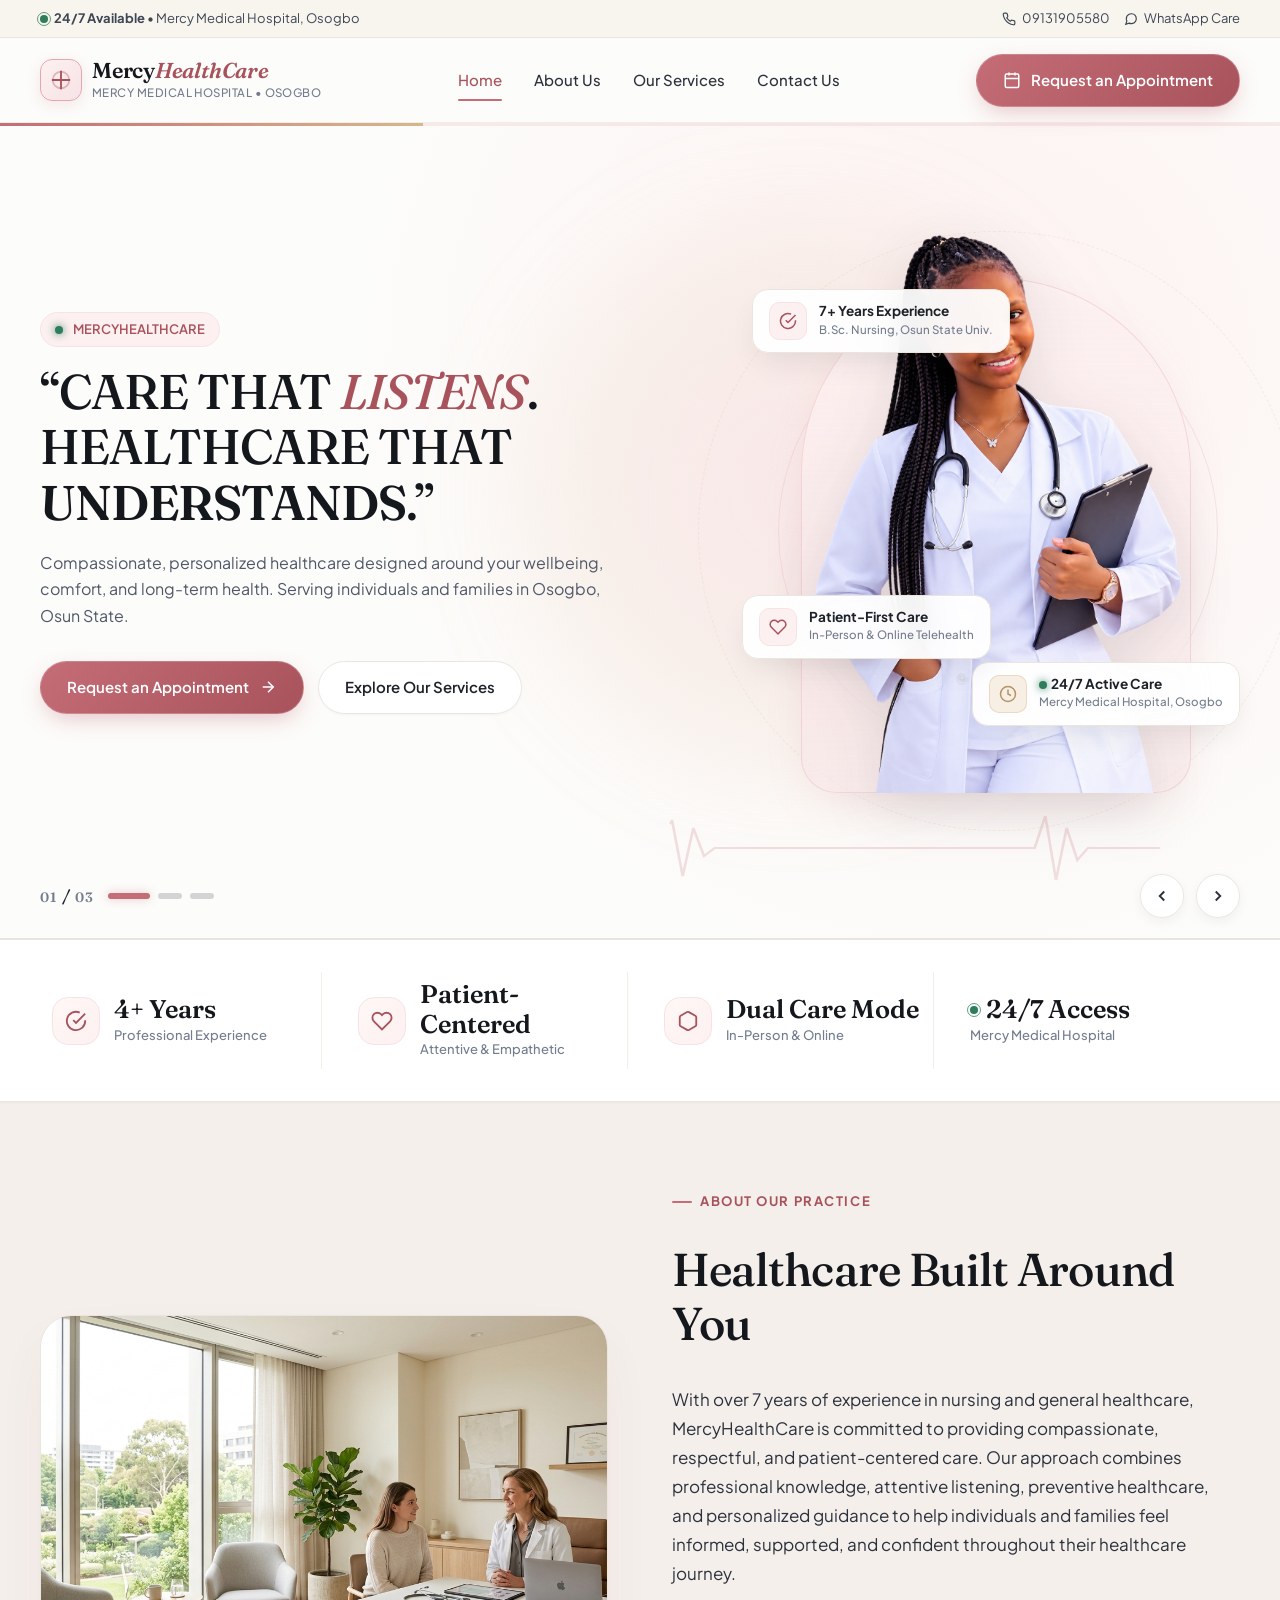
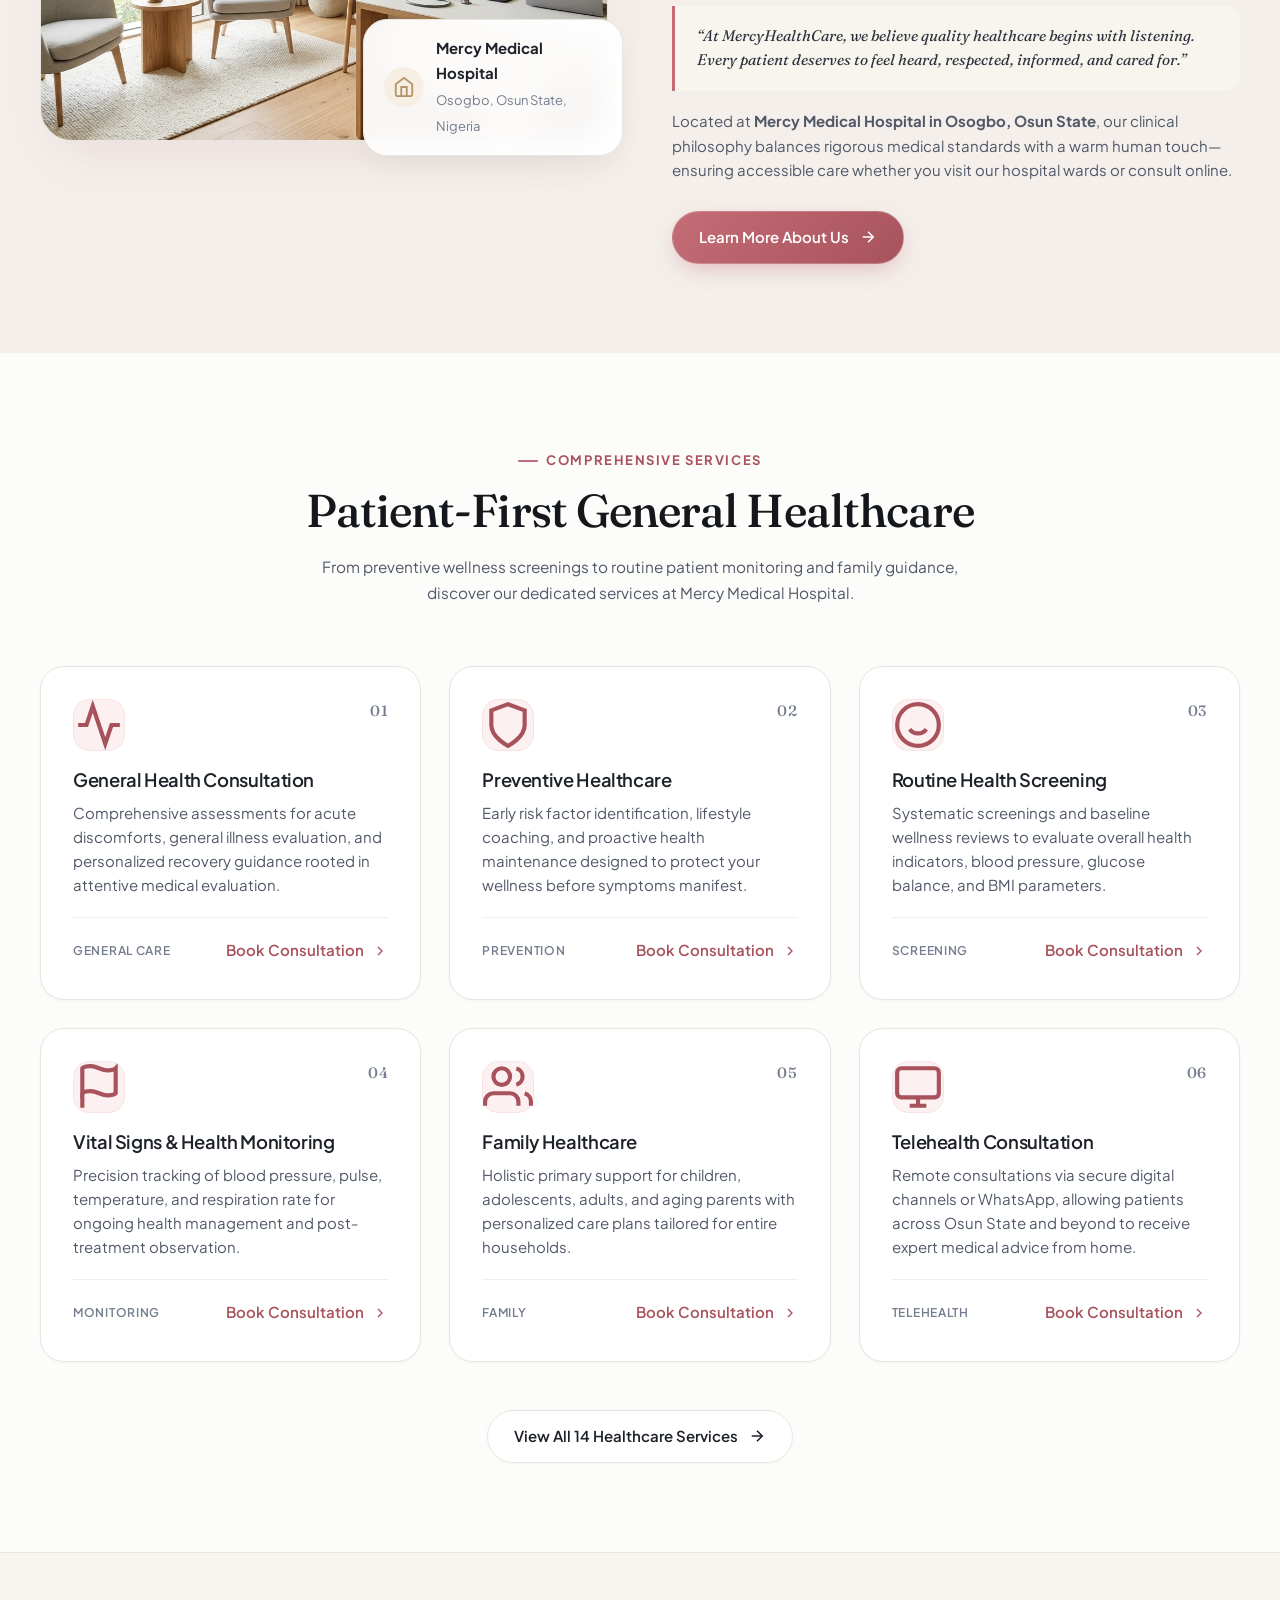
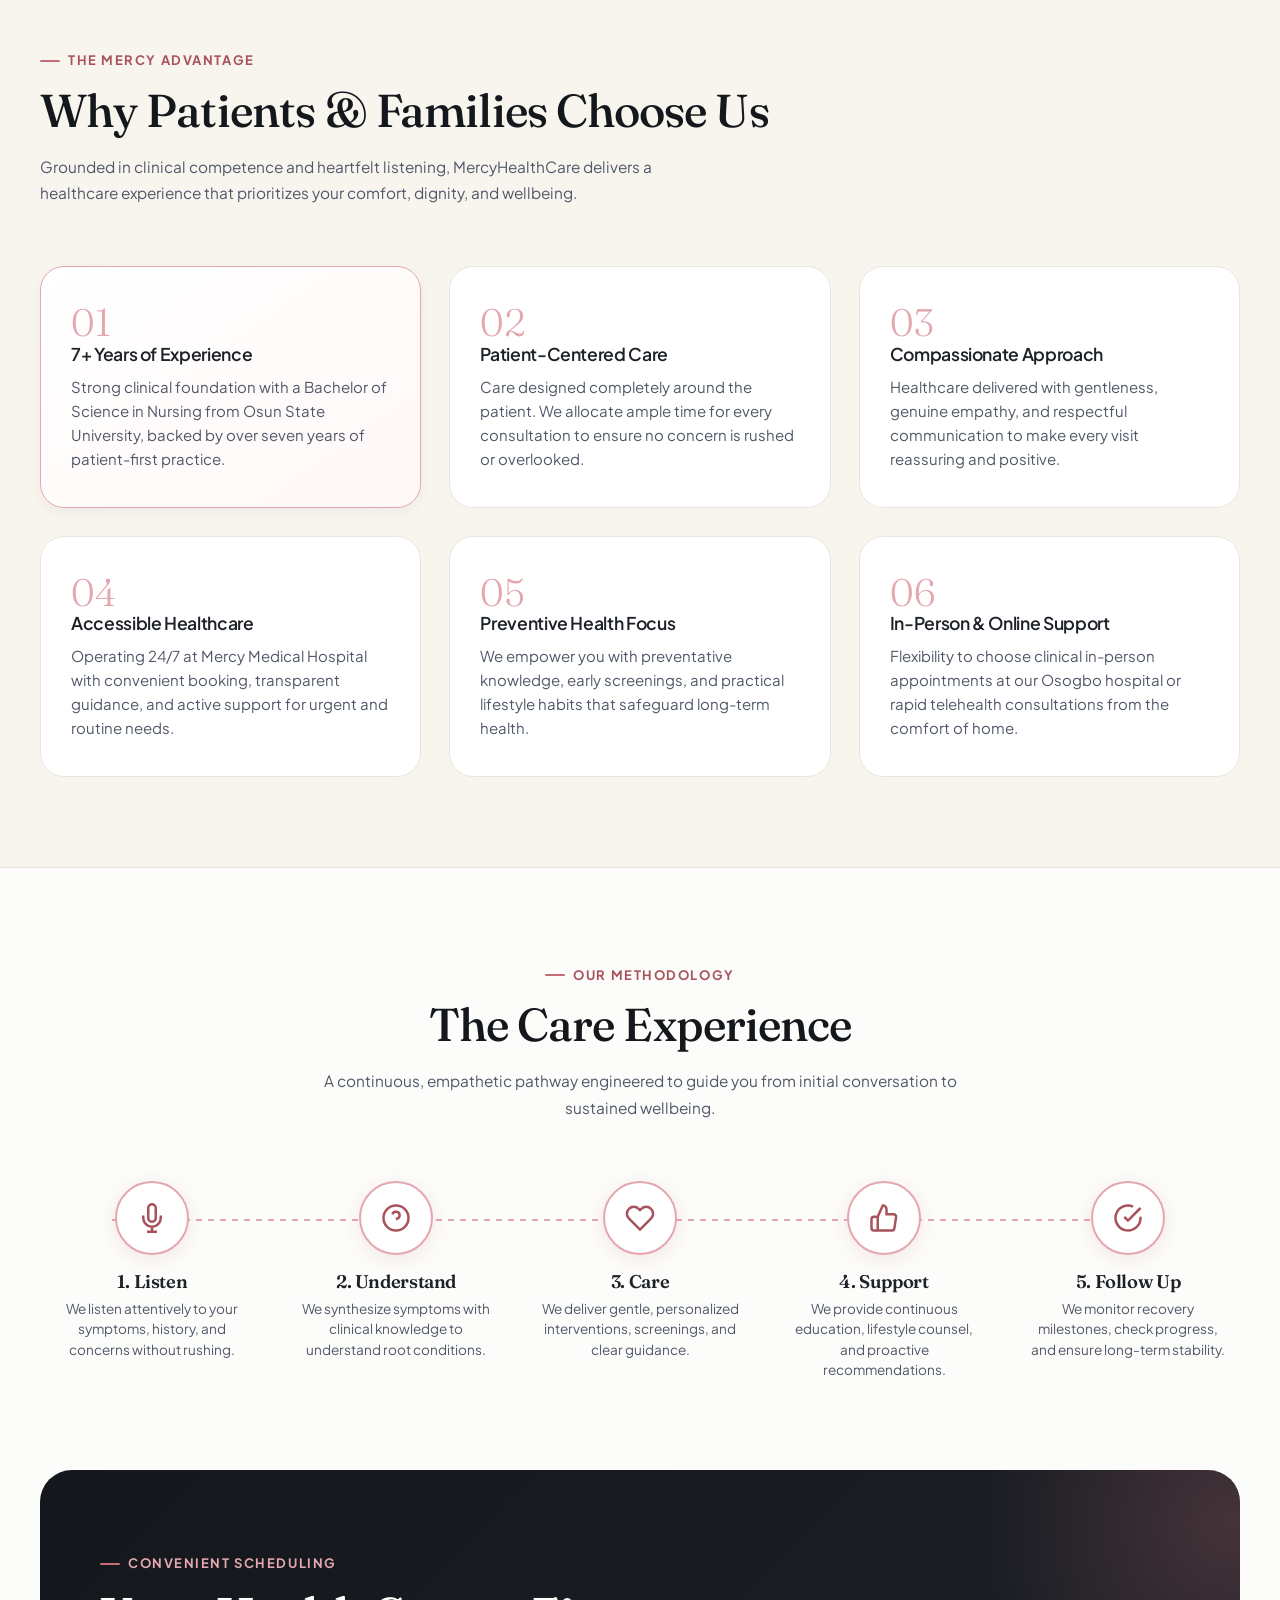
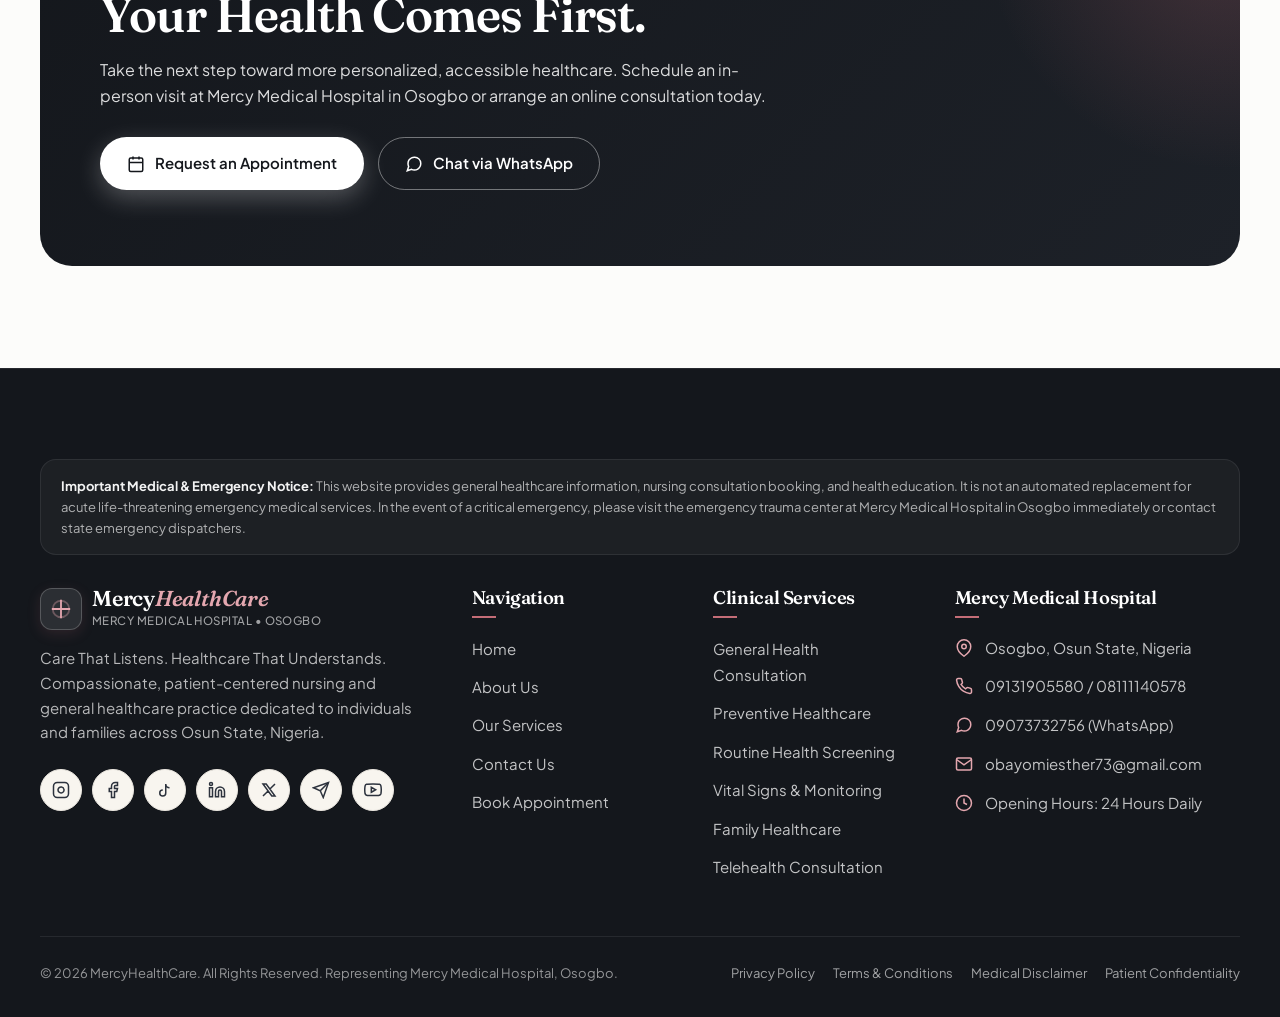
<file: index.html>
<!DOCTYPE html>
<html lang="en">
<head>
  <meta charset="UTF-8">
  <meta name="viewport" content="width=device-width, initial-scale=1.0">
  <title>MercyHealthCare | Mercy Medical Hospital, Osogbo, Osun State</title>
  <meta name="description" content="Care That Listens. Healthcare That Understands. MercyHealthCare provides compassionate, professional general healthcare, nursing consultations, and preventive medicine at Mercy Medical Hospital in Osogbo, Osun State, Nigeria.">
  <meta name="keywords" content="MercyHealthCare, Mercy Medical Hospital, Nurse, Healthcare Osogbo, Osun State, Hospital in Osogbo, Nursing Consultation, Preventive Healthcare Nigeria">

  <!-- Open Graph / Meta -->
  <meta property="og:title" content="MercyHealthCare | Care That Listens. Healthcare That Understands.">
  <meta property="og:description" content="Compassionate healthcare focused on your wellbeing, comfort, and long-term health in Osogbo, Osun State.">
  <meta property="og:type" content="website">

  <!-- Stylesheets -->
  <link rel="stylesheet" href="assets/css/main.css">
  <link rel="stylesheet" href="assets/css/slider.css">
</head>
<body>

  <!-- Top Announcement Bar -->
  <div class="top-bar">
    <div class="container top-bar-inner">
      <div class="top-bar-left">
        <div class="top-bar-item">
          <span class="status-dot-active"></span>
          <span><strong>24/7 Available</strong> &bull; Mercy Medical Hospital, Osogbo</span>
        </div>
        <div class="top-bar-item" style="display: none; @media(min-width: 768px){display: inline-flex;}">
          <span>In-Person &amp; Online Telehealth Consultations</span>
        </div>
      </div>
      <div class="top-bar-right">
        <a href="tel:09131905580" class="top-bar-item">
          <svg width="14" height="14" viewBox="0 0 24 24" fill="none" stroke="currentColor" stroke-width="2"><path d="M22 16.92v3a2 2 0 0 1-2.18 2 19.79 19.79 0 0 1-8.63-3.07 19.5 19.5 0 0 1-6-6 19.79 19.79 0 0 1-3.07-8.67A2 2 0 0 1 4.11 2h3a2 2 0 0 1 2 1.72 12.84 12.84 0 0 0 .7 2.81 2 2 0 0 1-.45 2.11L8.09 9.91a16 16 0 0 0 6 6l1.27-1.27a2 2 0 0 1 2.11-.45 12.84 12.84 0 0 0 2.81.7A2 2 0 0 1 22 16.92z"/></svg>
          <span>09131905580</span>
        </a>
        <a href="https://wa.me/2349073732756" target="_blank" rel="noopener" class="top-bar-item">
          <svg width="14" height="14" viewBox="0 0 24 24" fill="none" stroke="currentColor" stroke-width="2"><path d="M21 11.5a8.38 8.38 0 0 1-.9 3.8 8.5 8.5 0 0 1-7.6 4.7 8.38 8.38 0 0 1-3.8-.9L3 21l1.9-5.7a8.38 8.38 0 0 1-.9-3.8 8.5 8.5 0 0 1 4.7-7.6 8.38 8.38 0 0 1 3.8-.9h.5a8.48 8.48 0 0 1 8 8v.5z"/></svg>
          <span>WhatsApp Care</span>
        </a>
      </div>
    </div>
  </div>

  <!-- Sticky Modern Navigation Bar -->
  <header class="site-header">
    <div class="nav-container">
      <a href="index.html" class="brand-logo" aria-label="MercyHealthCare Home">
        <div class="brand-emblem">
          <svg viewBox="0 0 24 24" fill="none" stroke="currentColor" stroke-width="2">
            <path d="M12 2v20M2 12h20"/>
            <circle cx="12" cy="12" r="9" stroke-opacity="0.35"/>
          </svg>
        </div>
        <div class="brand-text">
          <span class="brand-name">Mercy<span>HealthCare</span></span>
          <span class="brand-subtitle">Mercy Medical Hospital &bull; Osogbo</span>
        </div>
      </a>

      <!-- Desktop Nav -->
      <nav class="nav-links" aria-label="Primary Navigation">
        <a href="index.html" class="nav-link active">Home</a>
        <a href="about.html" class="nav-link">About Us</a>
        <a href="services.html" class="nav-link">Our Services</a>
        <a href="contact.html" class="nav-link">Contact Us</a>
      </nav>

      <!-- Nav CTA -->
      <div class="nav-cta">
        <button type="button" class="btn btn-primary open-appointment-modal" id="headerCtaBtn">
          <svg width="18" height="18" viewBox="0 0 24 24" fill="none" stroke="currentColor" stroke-width="2"><rect x="3" y="4" width="18" height="18" rx="2" ry="2"/><line x1="16" y1="2" x2="16" y2="6"/><line x1="8" y1="2" x2="8" y2="6"/><line x1="3" y1="10" x2="21" y2="10"/></svg>
          <span>Request an Appointment</span>
        </button>
        <!-- Mobile Toggle Button -->
        <button class="mobile-nav-toggle" id="mobileNavToggle" aria-label="Toggle navigation menu">
          <span></span>
          <span></span>
          <span></span>
        </button>
      </div>
    </div>
  </header>

  <!-- Mobile Drawer Menu -->
  <div class="mobile-drawer" id="mobileDrawer">
    <div class="mobile-drawer-content">
      <div class="mobile-drawer-links">
        <div style="margin-bottom: 24px;">
          <span class="text-eyebrow">MercyHealthCare</span>
          <p style="font-size: 0.875rem; color: var(--color-text-muted);">Mercy Medical Hospital, Osogbo, Osun State</p>
        </div>
        <a href="index.html" class="mobile-drawer-link active">Home</a>
        <a href="about.html" class="mobile-drawer-link">About Us</a>
        <a href="services.html" class="mobile-drawer-link">Our Services</a>
        <a href="contact.html" class="mobile-drawer-link">Contact Us</a>
      </div>
      <div class="mobile-drawer-footer">
        <button type="button" class="btn btn-primary open-appointment-modal" style="width: 100%;">
          Request an Appointment
        </button>
        <div style="font-size: 0.8125rem; color: var(--color-text-muted); text-align: center;">
          24/7 Hotline: <a href="tel:09131905580" style="color: var(--color-rose-600); font-weight: 600;">09131905580</a>
        </div>
      </div>
    </div>
  </div>

  <main>
    <!-- ==========================================================================
         HERO SECTION: REVOLUTION SLIDER STYLE
         ========================================================================== -->
    <section class="rev-hero-section" id="heroSlider" aria-label="Hero Showcase">
      <!-- Ambient Lighting & Shapes -->
      <div class="rev-ambient-glow"></div>
      <div class="rev-medical-ring rev-ring-1"></div>
      <div class="rev-medical-ring rev-ring-2"></div>

      <!-- Animated ECG / Pulse Line Across Hero Base -->
      <svg class="rev-ecg-svg" viewBox="0 0 1200 100" preserveAspectRatio="none">
        <path class="rev-ecg-path" d="M0,50 L250,50 L270,50 L280,20 L290,80 L300,30 L310,65 L320,50 L600,50 L620,50 L630,15 L640,85 L650,25 L660,60 L670,50 L950,50 L970,50 L980,10 L990,90 L1000,25 L1010,65 L1020,50 L1200,50" 
              fill="none" stroke="#C46D77" stroke-width="2.5" stroke-linecap="round"/>
      </svg>

      <!-- Auto Progress Timer Line at Top of Hero -->
      <div class="rev-progress-bar">
        <div class="rev-progress-fill" id="revProgressFill"></div>
      </div>

      <!-- Slider Track -->
      <div class="rev-slider-container container" id="revSliderTrack">
        
        <!-- SLIDE 1 -->
        <article class="rev-slide is-active" data-index="0" aria-label="Slide 1 of 3">
          <div class="rev-slide-grid">
            <!-- Left Text Content -->
            <div class="rev-text-layer">
              <div class="rev-eyebrow">
                <span class="pill-tag">
                  <span class="live-pulse-dot"></span>
                  MERCYHEALTHCARE
                </span>
              </div>
              <h1 class="rev-heading">
                “CARE THAT <em>LISTENS</em>.<br>
                HEALTHCARE THAT <strong>UNDERSTANDS</strong>.”
              </h1>
              <p class="rev-supporting">
                Compassionate, personalized healthcare designed around your wellbeing, comfort, and long-term health. Serving individuals and families in Osogbo, Osun State.
              </p>
              <div class="rev-actions">
                <button type="button" class="btn btn-primary open-appointment-modal" id="heroBookBtn1">
                  <span>Request an Appointment</span>
                  <svg width="18" height="18" viewBox="0 0 24 24" fill="none" stroke="currentColor" stroke-width="2"><line x1="5" y1="12" x2="19" y2="12"/><polyline points="12 5 19 12 12 19"/></svg>
                </button>
                <a href="services.html" class="btn btn-secondary">
                  <span>Explore Our Services</span>
                </a>
              </div>
            </div>

            <!-- Right Visual Stage (Nurse Portrait + Floating Badges) -->
            <div class="rev-visual-stage">
              <div class="rev-portrait-backdrop"></div>
              <img src="assets/images/nurse-hero.png" alt="Professional Nurse Practitioner at MercyHealthCare, Mercy Medical Hospital" class="rev-nurse-img" loading="eager">

              <!-- Floating UI Info Card 1: Experience -->
              <div class="rev-float-card rev-card-exp">
                <div class="rev-card-icon">
                  <svg viewBox="0 0 24 24" fill="none" stroke="currentColor" stroke-width="2"><path d="M22 11.08V12a10 10 0 1 1-5.93-9.14"/><polyline points="22 4 12 14.01 9 11.01"/></svg>
                </div>
                <div class="rev-card-text">
                  <span class="rev-card-title">7+ Years Experience</span>
                  <span class="rev-card-sub">B.Sc. Nursing, Osun State Univ.</span>
                </div>
              </div>

              <!-- Floating UI Info Card 2: 24/7 Availability -->
              <div class="rev-float-card rev-card-avail">
                <div class="rev-card-icon gold">
                  <svg viewBox="0 0 24 24" fill="none" stroke="currentColor" stroke-width="2"><circle cx="12" cy="12" r="10"/><polyline points="12 6 12 12 16 14"/></svg>
                </div>
                <div class="rev-card-text">
                  <span class="rev-card-title"><span class="live-pulse-dot"></span>24/7 Active Care</span>
                  <span class="rev-card-sub">Mercy Medical Hospital, Osogbo</span>
                </div>
              </div>

              <!-- Floating UI Info Card 3: Philosophy -->
              <div class="rev-float-card rev-card-vital">
                <div class="rev-card-icon">
                  <svg viewBox="0 0 24 24" fill="none" stroke="currentColor" stroke-width="2"><path d="M20.84 4.61a5.5 5.5 0 0 0-7.78 0L12 5.67l-1.06-1.06a5.5 5.5 0 0 0-7.78 7.78l1.06 1.06L12 21.23l7.78-7.78 1.06-1.06a5.5 5.5 0 0 0 0-7.78z"/></svg>
                </div>
                <div class="rev-card-text">
                  <span class="rev-card-title">Patient-First Care</span>
                  <span class="rev-card-sub">In-Person &amp; Online Telehealth</span>
                </div>
              </div>
            </div>
          </div>
        </article>

        <!-- SLIDE 2 -->
        <article class="rev-slide" data-index="1" aria-label="Slide 2 of 3" aria-hidden="true">
          <div class="rev-slide-grid">
            <div class="rev-text-layer">
              <div class="rev-eyebrow">
                <span class="pill-tag pill-tag-gold">
                  7+ YEARS OF EXPERIENCE
                </span>
              </div>
              <h2 class="rev-heading">
                “EXPERIENCE YOU CAN <strong>TRUST</strong>.<br>
                CARE YOU CAN <em>FEEL</em>.”
              </h2>
              <p class="rev-supporting">
                Professional nursing care guided by experience, compassion, attentive listening, and a patient-first approach. Every consultation is dedicated to your health and dignity.
              </p>
              <div class="rev-actions">
                <a href="about.html" class="btn btn-primary">
                  <span>Meet MercyHealthCare</span>
                  <svg width="18" height="18" viewBox="0 0 24 24" fill="none" stroke="currentColor" stroke-width="2"><line x1="5" y1="12" x2="19" y2="12"/><polyline points="12 5 19 12 12 19"/></svg>
                </a>
                <button type="button" class="btn btn-secondary open-appointment-modal">
                  <span>Book Consultation</span>
                </button>
              </div>
            </div>

            <div class="rev-visual-stage">
              <div class="rev-portrait-backdrop"></div>
              <img src="assets/images/nurse-hero.png" alt="MercyHealthCare Nurse Practitioner" class="rev-nurse-img" loading="lazy">

              <div class="rev-float-card rev-card-exp">
                <div class="rev-card-icon">
                  <svg viewBox="0 0 24 24" fill="none" stroke="currentColor" stroke-width="2"><path d="M12 2v20M2 12h20"/></svg>
                </div>
                <div class="rev-card-text">
                  <span class="rev-card-title">General Healthcare</span>
                  <span class="rev-card-sub">Preventive &amp; Clinical Excellence</span>
                </div>
              </div>

              <div class="rev-float-card rev-card-avail">
                <div class="rev-card-icon gold">
                  <svg viewBox="0 0 24 24" fill="none" stroke="currentColor" stroke-width="2"><polygon points="12 2 15.09 8.26 22 9.27 17 14.14 18.18 21.02 12 17.77 5.82 21.02 7 14.14 2 9.27 8.91 8.26 12 2"/></svg>
                </div>
                <div class="rev-card-text">
                  <span class="rev-card-title">Attentive Listening</span>
                  <span class="rev-card-sub">Respectful &amp; Personalized</span>
                </div>
              </div>
            </div>
          </div>
        </article>

        <!-- SLIDE 3 -->
        <article class="rev-slide" data-index="2" aria-label="Slide 3 of 3" aria-hidden="true">
          <div class="rev-slide-grid">
            <div class="rev-text-layer">
              <div class="rev-eyebrow">
                <span class="pill-tag">
                  PERSONALIZED HEALTHCARE
                </span>
              </div>
              <h2 class="rev-heading">
                “YOUR HEALTH DESERVES<br>
                <em>PERSONAL ATTENTION</em>.”
              </h2>
              <p class="rev-supporting">
                From everyday health needs to ongoing wellness support, we make professional healthcare more accessible and personal—whether in-person at Mercy Medical Hospital or via telehealth.
              </p>
              <div class="rev-actions">
                <a href="services.html" class="btn btn-primary">
                  <span>Discover Our Services</span>
                  <svg width="18" height="18" viewBox="0 0 24 24" fill="none" stroke="currentColor" stroke-width="2"><line x1="5" y1="12" x2="19" y2="12"/><polyline points="12 5 19 12 12 19"/></svg>
                </a>
                <a href="contact.html" class="btn btn-secondary">
                  <span>Contact Hospital</span>
                </a>
              </div>
            </div>

            <div class="rev-visual-stage">
              <div class="rev-portrait-backdrop"></div>
              <img src="assets/images/nurse-hero.png" alt="MercyHealthCare Nurse" class="rev-nurse-img" loading="lazy">

              <div class="rev-float-card rev-card-exp">
                <div class="rev-card-icon gold">
                  <svg viewBox="0 0 24 24" fill="none" stroke="currentColor" stroke-width="2"><rect x="2" y="3" width="20" height="14" rx="2" ry="2"/><line x1="8" y1="21" x2="16" y2="21"/><line x1="12" y1="17" x2="12" y2="21"/></svg>
                </div>
                <div class="rev-card-text">
                  <span class="rev-card-title">Online Telehealth</span>
                  <span class="rev-card-sub">Care from Home Anywhere</span>
                </div>
              </div>

              <div class="rev-float-card rev-card-avail">
                <div class="rev-card-icon">
                  <svg viewBox="0 0 24 24" fill="none" stroke="currentColor" stroke-width="2"><path d="M17 21v-2a4 4 0 0 0-4-4H5a4 4 0 0 0-4 4v2"/><circle cx="9" cy="7" r="4"/><path d="M23 21v-2a4 4 0 0 0-3-3.87"/><path d="M16 3.13a4 4 0 0 1 0 7.75"/></svg>
                </div>
                <div class="rev-card-text">
                  <span class="rev-card-title">Family Health Support</span>
                  <span class="rev-card-sub">All Age Cohorts Cared For</span>
                </div>
              </div>
            </div>
          </div>
        </article>

      </div>

      <!-- Revolution Slider Bottom Controls (Arrows, Counter, Dots) -->
      <div class="rev-controls-wrap">
        <div class="container rev-controls-inner">
          <div class="rev-pagination">
            <div class="rev-number-indicator">
              <span id="revCurrentNum">01</span> / <span>03</span>
            </div>
            <div class="rev-dots" id="revDots"></div>
          </div>
          <div class="rev-arrows">
            <button type="button" class="rev-arrow-btn" id="revPrevBtn" aria-label="Previous Slide">
              <svg viewBox="0 0 24 24" fill="none" stroke="currentColor" stroke-width="2.5"><polyline points="15 18 9 12 15 6"/></svg>
            </button>
            <button type="button" class="rev-arrow-btn" id="revNextBtn" aria-label="Next Slide">
              <svg viewBox="0 0 24 24" fill="none" stroke="currentColor" stroke-width="2.5"><polyline points="9 18 15 12 9 6"/></svg>
            </button>
          </div>
        </div>
      </div>
    </section>

    <!-- ==========================================================================
         HOME — TRUST STRIP (Animated Counters & Core Pillars)
         ========================================================================== -->
    <section class="trust-strip" aria-label="Practice Highlights">
      <div class="container">
        <div class="trust-strip-grid">
          
          <div class="trust-item">
            <div class="trust-icon-box">
              <svg viewBox="0 0 24 24" fill="none" stroke="currentColor" stroke-width="2"><path d="M22 11.08V12a10 10 0 1 1-5.93-9.14"/><polyline points="22 4 12 14.01 9 11.01"/></svg>
            </div>
            <div class="trust-info">
              <span class="trust-stat"><span class="counter-val" data-target="7">7</span>+ Years</span>
              <span class="trust-label">Professional Experience</span>
            </div>
          </div>

          <div class="trust-item">
            <div class="trust-icon-box">
              <svg viewBox="0 0 24 24" fill="none" stroke="currentColor" stroke-width="2"><path d="M20.84 4.61a5.5 5.5 0 0 0-7.78 0L12 5.67l-1.06-1.06a5.5 5.5 0 0 0-7.78 7.78l1.06 1.06L12 21.23l7.78-7.78 1.06-1.06a5.5 5.5 0 0 0 0-7.78z"/></svg>
            </div>
            <div class="trust-info">
              <span class="trust-stat">Patient-Centered</span>
              <span class="trust-label">Attentive &amp; Empathetic</span>
            </div>
          </div>

          <div class="trust-item">
            <div class="trust-icon-box">
              <svg viewBox="0 0 24 24" fill="none" stroke="currentColor" stroke-width="2"><path d="M21 16V8a2 2 0 0 0-1-1.73l-7-4a2 2 0 0 0-2 0l-7 4A2 2 0 0 0 3 8v8a2 2 0 0 0 1 1.73l7 4a2 2 0 0 0 2 0l7-4A2 2 0 0 0 21 16z"/></svg>
            </div>
            <div class="trust-info">
              <span class="trust-stat">Dual Care Mode</span>
              <span class="trust-label">In-Person &amp; Online</span>
            </div>
          </div>

          <div class="trust-item">
            <div class="trust-info">
              <span class="trust-stat" style="display: flex; align-items: center; gap: 8px;">
                <span class="status-dot-active"></span> 24/7 Access
              </span>
              <span class="trust-label">Mercy Medical Hospital</span>
            </div>
          </div>

        </div>
      </div>
    </section>

    <!-- ==========================================================================
         HOME — INTRODUCTION (Split-Screen Editorial)
         ========================================================================== -->
    <section class="section-padding" style="background: var(--color-surface-soft);">
      <div class="container">
        <div class="split-editorial">
          
          <!-- Visual Frame -->
          <div class="editorial-visual-frame reveal-on-scroll">
            <div class="editorial-image-wrap" style="aspect-ratio: 4/3;">
              <img src="assets/images/clinic-consultation.jpg" alt="Modern Healthcare Consultation Room at Mercy Medical Hospital" loading="lazy">
            </div>
            <div class="editorial-float-badge">
              <div class="badge-icon">
                <svg width="22" height="22" viewBox="0 0 24 24" fill="none" stroke="currentColor" stroke-width="2"><path d="M3 9l9-7 9 7v11a2 2 0 0 1-2 2H5a2 2 0 0 1-2-2z"/><polyline points="9 22 9 12 15 12 15 22"/></svg>
              </div>
              <div>
                <strong style="display: block; font-size: 0.9375rem; color: var(--color-charcoal-900);">Mercy Medical Hospital</strong>
                <span style="font-size: 0.8125rem; color: var(--color-text-muted);">Osogbo, Osun State, Nigeria</span>
              </div>
            </div>
          </div>

          <!-- Editorial Content -->
          <div class="editorial-content reveal-on-scroll">
            <span class="text-eyebrow">ABOUT OUR PRACTICE</span>
            <h2 class="section-title">Healthcare Built Around You</h2>
            
            <p style="font-size: 1.0625rem; line-height: 1.7; color: var(--color-charcoal-800);">
              With over 7 years of experience in nursing and general healthcare, MercyHealthCare is committed to providing compassionate, respectful, and patient-centered care. Our approach combines professional knowledge, attentive listening, preventive healthcare, and personalized guidance to help individuals and families feel informed, supported, and confident throughout their healthcare journey.
            </p>

            <div class="editorial-quote-box">
              “At MercyHealthCare, we believe quality healthcare begins with listening. Every patient deserves to feel heard, respected, informed, and cared for.”
            </div>

            <p style="font-size: 0.9375rem; color: var(--color-text-body);">
              Located at <strong>Mercy Medical Hospital in Osogbo, Osun State</strong>, our clinical philosophy balances rigorous medical standards with a warm human touch—ensuring accessible care whether you visit our hospital wards or consult online.
            </p>

            <div style="margin-top: 10px;">
              <a href="about.html" class="btn btn-primary">
                <span>Learn More About Us</span>
                <svg width="18" height="18" viewBox="0 0 24 24" fill="none" stroke="currentColor" stroke-width="2"><line x1="5" y1="12" x2="19" y2="12"/><polyline points="12 5 19 12 12 19"/></svg>
              </a>
            </div>
          </div>

        </div>
      </div>
    </section>

    <!-- ==========================================================================
         HOME — SERVICES PREVIEW (Interactive Showcase)
         ========================================================================== -->
    <section class="section-padding">
      <div class="container">
        <div class="section-header text-center reveal-on-scroll">
          <span class="text-eyebrow">COMPREHENSIVE SERVICES</span>
          <h2 class="section-title">Patient-First General Healthcare</h2>
          <p class="section-subtitle">
            From preventive wellness screenings to routine patient monitoring and family guidance, discover our dedicated services at Mercy Medical Hospital.
          </p>
        </div>

        <div class="services-grid">
          
          <!-- Service Card 1 -->
          <article class="service-card reveal-on-scroll">
            <div>
              <div class="service-top">
                <div class="service-icon-wrap">
                  <svg viewBox="0 0 24 24" fill="none" stroke="currentColor" stroke-width="2"><path d="M22 12h-4l-3 9L9 3l-3 9H2"/></svg>
                </div>
                <span class="service-number">01</span>
              </div>
              <h3 class="service-title">General Health Consultation</h3>
              <p class="service-desc">
                Comprehensive assessments for acute discomforts, general illness evaluation, and personalized recovery guidance rooted in attentive medical evaluation.
              </p>
            </div>
            <div class="service-footer">
              <span class="service-cat-pill">General Care</span>
              <button type="button" class="btn-text open-appointment-modal" data-service="General Health Consultation">
                Book Consultation <svg width="16" height="16" viewBox="0 0 24 24" fill="none" stroke="currentColor" stroke-width="2"><polyline points="9 18 15 12 9 6"/></svg>
              </button>
            </div>
          </article>

          <!-- Service Card 2 -->
          <article class="service-card reveal-on-scroll">
            <div>
              <div class="service-top">
                <div class="service-icon-wrap">
                  <svg viewBox="0 0 24 24" fill="none" stroke="currentColor" stroke-width="2"><path d="M12 22s8-4 8-10V5l-8-3-8 3v7c0 6 8 10 8 10z"/></svg>
                </div>
                <span class="service-number">02</span>
              </div>
              <h3 class="service-title">Preventive Healthcare</h3>
              <p class="service-desc">
                Early risk factor identification, lifestyle coaching, and proactive health maintenance designed to protect your wellness before symptoms manifest.
              </p>
            </div>
            <div class="service-footer">
              <span class="service-cat-pill">Prevention</span>
              <button type="button" class="btn-text open-appointment-modal" data-service="Preventive Healthcare">
                Book Consultation <svg width="16" height="16" viewBox="0 0 24 24" fill="none" stroke="currentColor" stroke-width="2"><polyline points="9 18 15 12 9 6"/></svg>
              </button>
            </div>
          </article>

          <!-- Service Card 3 -->
          <article class="service-card reveal-on-scroll">
            <div>
              <div class="service-top">
                <div class="service-icon-wrap">
                  <svg viewBox="0 0 24 24" fill="none" stroke="currentColor" stroke-width="2"><circle cx="12" cy="12" r="10"/><path d="M8 14s1.5 2 4 2 4-2 4-2"/><line x1="9" y1="9" x2="9.01" y2="9"/><line x1="15" y1="9" x2="15.01" y2="9"/></svg>
                </div>
                <span class="service-number">03</span>
              </div>
              <h3 class="service-title">Routine Health Screening</h3>
              <p class="service-desc">
                Systematic screenings and baseline wellness reviews to evaluate overall health indicators, blood pressure, glucose balance, and BMI parameters.
              </p>
            </div>
            <div class="service-footer">
              <span class="service-cat-pill">Screening</span>
              <button type="button" class="btn-text open-appointment-modal" data-service="Routine Health Screening">
                Book Consultation <svg width="16" height="16" viewBox="0 0 24 24" fill="none" stroke="currentColor" stroke-width="2"><polyline points="9 18 15 12 9 6"/></svg>
              </button>
            </div>
          </article>

          <!-- Service Card 4 -->
          <article class="service-card reveal-on-scroll">
            <div>
              <div class="service-top">
                <div class="service-icon-wrap">
                  <svg viewBox="0 0 24 24" fill="none" stroke="currentColor" stroke-width="2"><path d="M4 15s1-1 4-1 5 2 8 2 4-1 4-1V3s-1 1-4 1-5-2-8-2-4 1-4 1z"/><line x1="4" y1="22" x2="4" y2="15"/></svg>
                </div>
                <span class="service-number">04</span>
              </div>
              <h3 class="service-title">Vital Signs &amp; Health Monitoring</h3>
              <p class="service-desc">
                Precision tracking of blood pressure, pulse, temperature, and respiration rate for ongoing health management and post-treatment observation.
              </p>
            </div>
            <div class="service-footer">
              <span class="service-cat-pill">Monitoring</span>
              <button type="button" class="btn-text open-appointment-modal" data-service="Vital Signs &amp; Health Monitoring">
                Book Consultation <svg width="16" height="16" viewBox="0 0 24 24" fill="none" stroke="currentColor" stroke-width="2"><polyline points="9 18 15 12 9 6"/></svg>
              </button>
            </div>
          </article>

          <!-- Service Card 5 -->
          <article class="service-card reveal-on-scroll">
            <div>
              <div class="service-top">
                <div class="service-icon-wrap">
                  <svg viewBox="0 0 24 24" fill="none" stroke="currentColor" stroke-width="2"><path d="M17 21v-2a4 4 0 0 0-4-4H5a4 4 0 0 0-4 4v2"/><circle cx="9" cy="7" r="4"/><path d="M23 21v-2a4 4 0 0 0-3-3.87"/><path d="M16 3.13a4 4 0 0 1 0 7.75"/></svg>
                </div>
                <span class="service-number">05</span>
              </div>
              <h3 class="service-title">Family Healthcare</h3>
              <p class="service-desc">
                Holistic primary support for children, adolescents, adults, and aging parents with personalized care plans tailored for entire households.
              </p>
            </div>
            <div class="service-footer">
              <span class="service-cat-pill">Family</span>
              <button type="button" class="btn-text open-appointment-modal" data-service="Family Healthcare">
                Book Consultation <svg width="16" height="16" viewBox="0 0 24 24" fill="none" stroke="currentColor" stroke-width="2"><polyline points="9 18 15 12 9 6"/></svg>
              </button>
            </div>
          </article>

          <!-- Service Card 6 -->
          <article class="service-card reveal-on-scroll">
            <div>
              <div class="service-top">
                <div class="service-icon-wrap">
                  <svg viewBox="0 0 24 24" fill="none" stroke="currentColor" stroke-width="2"><rect x="2" y="3" width="20" height="14" rx="2" ry="2"/><line x1="8" y1="21" x2="16" y2="21"/><line x1="12" y1="17" x2="12" y2="21"/></svg>
                </div>
                <span class="service-number">06</span>
              </div>
              <h3 class="service-title">Telehealth Consultation</h3>
              <p class="service-desc">
                Remote consultations via secure digital channels or WhatsApp, allowing patients across Osun State and beyond to receive expert medical advice from home.
              </p>
            </div>
            <div class="service-footer">
              <span class="service-cat-pill">Telehealth</span>
              <button type="button" class="btn-text open-appointment-modal" data-service="Telehealth Consultation">
                Book Consultation <svg width="16" height="16" viewBox="0 0 24 24" fill="none" stroke="currentColor" stroke-width="2"><polyline points="9 18 15 12 9 6"/></svg>
              </button>
            </div>
          </article>

        </div>

        <div style="text-align: center; margin-top: 48px;" class="reveal-on-scroll">
          <a href="services.html" class="btn btn-secondary">
            <span>View All 14 Healthcare Services</span>
            <svg width="18" height="18" viewBox="0 0 24 24" fill="none" stroke="currentColor" stroke-width="2"><line x1="5" y1="12" x2="19" y2="12"/><polyline points="12 5 19 12 12 19"/></svg>
          </a>
        </div>
      </div>
    </section>

    <!-- ==========================================================================
         HOME — WHY MERCYHEALTHCARE (Editorial Asymmetric Section)
         ========================================================================== -->
    <section class="section-padding" style="background: var(--color-surface-ivory); border-top: 1px solid var(--color-border); border-bottom: 1px solid var(--color-border);">
      <div class="container">
        <div class="section-header reveal-on-scroll">
          <span class="text-eyebrow">THE MERCY ADVANTAGE</span>
          <h2 class="section-title">Why Patients &amp; Families Choose Us</h2>
          <p class="section-subtitle">
            Grounded in clinical competence and heartfelt listening, MercyHealthCare delivers a healthcare experience that prioritizes your comfort, dignity, and wellbeing.
          </p>
        </div>

        <div class="why-us-grid">
          
          <div class="why-us-card featured reveal-on-scroll">
            <span class="why-number">01</span>
            <h3 class="why-title">7+ Years of Experience</h3>
            <p class="why-desc">
              Strong clinical foundation with a Bachelor of Science in Nursing from Osun State University, backed by over seven years of patient-first practice.
            </p>
          </div>

          <div class="why-us-card reveal-on-scroll">
            <span class="why-number">02</span>
            <h3 class="why-title">Patient-Centered Care</h3>
            <p class="why-desc">
              Care designed completely around the patient. We allocate ample time for every consultation to ensure no concern is rushed or overlooked.
            </p>
          </div>

          <div class="why-us-card reveal-on-scroll">
            <span class="why-number">03</span>
            <h3 class="why-title">Compassionate Approach</h3>
            <p class="why-desc">
              Healthcare delivered with gentleness, genuine empathy, and respectful communication to make every visit reassuring and positive.
            </p>
          </div>

          <div class="why-us-card reveal-on-scroll">
            <span class="why-number">04</span>
            <h3 class="why-title">Accessible Healthcare</h3>
            <p class="why-desc">
              Operating 24/7 at Mercy Medical Hospital with convenient booking, transparent guidance, and active support for urgent and routine needs.
            </p>
          </div>

          <div class="why-us-card reveal-on-scroll">
            <span class="why-number">05</span>
            <h3 class="why-title">Preventive Health Focus</h3>
            <p class="why-desc">
              We empower you with preventative knowledge, early screenings, and practical lifestyle habits that safeguard long-term health.
            </p>
          </div>

          <div class="why-us-card reveal-on-scroll">
            <span class="why-number">06</span>
            <h3 class="why-title">In-Person &amp; Online Support</h3>
            <p class="why-desc">
              Flexibility to choose clinical in-person appointments at our Osogbo hospital or rapid telehealth consultations from the comfort of home.
            </p>
          </div>

        </div>
      </div>
    </section>

    <!-- ==========================================================================
         HOME — CARE EXPERIENCE (5-Step Storytelling Timeline)
         ========================================================================== -->
    <section class="section-padding">
      <div class="container">
        <div class="section-header text-center reveal-on-scroll">
          <span class="text-eyebrow">OUR METHODOLOGY</span>
          <h2 class="section-title">The Care Experience</h2>
          <p class="section-subtitle">
            A continuous, empathetic pathway engineered to guide you from initial conversation to sustained wellbeing.
          </p>
        </div>

        <div class="journey-timeline reveal-on-scroll">
          
          <div class="journey-step">
            <div class="journey-step-node">
              <svg width="30" height="30" viewBox="0 0 24 24" fill="none" stroke="currentColor" stroke-width="2"><path d="M12 1a3 3 0 0 0-3 3v8a3 3 0 0 0 6 0V4a3 3 0 0 0-3-3z"/><path d="M19 10v2a7 7 0 0 1-14 0v-2"/><line x1="12" y1="19" x2="12" y2="23"/><line x1="8" y1="23" x2="16" y2="23"/></svg>
            </div>
            <h3 class="journey-step-title">1. Listen</h3>
            <p class="journey-step-desc">We listen attentively to your symptoms, history, and concerns without rushing.</p>
          </div>

          <div class="journey-step">
            <div class="journey-step-node">
              <svg width="30" height="30" viewBox="0 0 24 24" fill="none" stroke="currentColor" stroke-width="2"><circle cx="12" cy="12" r="10"/><path d="M9.09 9a3 3 0 0 1 5.83 1c0 2-3 3-3 3"/><line x1="12" y1="17" x2="12.01" y2="17"/></svg>
            </div>
            <h3 class="journey-step-title">2. Understand</h3>
            <p class="journey-step-desc">We synthesize symptoms with clinical knowledge to understand root conditions.</p>
          </div>

          <div class="journey-step">
            <div class="journey-step-node">
              <svg width="30" height="30" viewBox="0 0 24 24" fill="none" stroke="currentColor" stroke-width="2"><path d="M20.84 4.61a5.5 5.5 0 0 0-7.78 0L12 5.67l-1.06-1.06a5.5 5.5 0 0 0-7.78 7.78l1.06 1.06L12 21.23l7.78-7.78 1.06-1.06a5.5 5.5 0 0 0 0-7.78z"/></svg>
            </div>
            <h3 class="journey-step-title">3. Care</h3>
            <p class="journey-step-desc">We deliver gentle, personalized interventions, screenings, and clear guidance.</p>
          </div>

          <div class="journey-step">
            <div class="journey-step-node">
              <svg width="30" height="30" viewBox="0 0 24 24" fill="none" stroke="currentColor" stroke-width="2"><path d="M14 9V5a3 3 0 0 0-3-3l-4 9v11h11.28a2 2 0 0 0 2-1.7l1.38-9a2 2 0 0 0-2-2.3zM7 22H4a2 2 0 0 1-2-2v-7a2 2 0 0 1 2-2h3"/></svg>
            </div>
            <h3 class="journey-step-title">4. Support</h3>
            <p class="journey-step-desc">We provide continuous education, lifestyle counsel, and proactive recommendations.</p>
          </div>

          <div class="journey-step">
            <div class="journey-step-node">
              <svg width="30" height="30" viewBox="0 0 24 24" fill="none" stroke="currentColor" stroke-width="2"><path d="M22 11.08V12a10 10 0 1 1-5.93-9.14"/><polyline points="22 4 12 14.01 9 11.01"/></svg>
            </div>
            <h3 class="journey-step-title">5. Follow Up</h3>
            <p class="journey-step-desc">We monitor recovery milestones, check progress, and ensure long-term stability.</p>
          </div>

        </div>
      </div>
    </section>

    <!-- ==========================================================================
         HOME — APPOINTMENT CTA (Full-Width Banner)
         ========================================================================== -->
    <section class="container" style="margin-bottom: clamp(64px, 8vw, 110px);">
      <div class="appointment-banner reveal-on-scroll">
        <div class="appointment-banner-content">
          <span class="text-eyebrow" style="color: var(--color-rose-300);">CONVENIENT SCHEDULING</span>
          <h2>Your Health Comes First.</h2>
          <p>
            Take the next step toward more personalized, accessible healthcare. Schedule an in-person visit at Mercy Medical Hospital in Osogbo or arrange an online consultation today.
          </p>
          <div class="appointment-banner-actions">
            <button type="button" class="btn btn-primary open-appointment-modal" style="background: #FFFFFF; color: var(--color-charcoal-950); box-shadow: 0 8px 24px rgba(255,255,255,0.25);">
              <svg width="18" height="18" viewBox="0 0 24 24" fill="none" stroke="currentColor" stroke-width="2"><rect x="3" y="4" width="18" height="18" rx="2" ry="2"/><line x1="16" y1="2" x2="16" y2="6"/><line x1="8" y1="2" x2="8" y2="6"/><line x1="3" y1="10" x2="21" y2="10"/></svg>
              <span>Request an Appointment</span>
            </button>
            <a href="https://wa.me/2349073732756" target="_blank" rel="noopener" class="btn btn-outline-gold" style="color: #FFFFFF; border-color: rgba(255,255,255,0.4);">
              <svg width="18" height="18" viewBox="0 0 24 24" fill="none" stroke="currentColor" stroke-width="2"><path d="M21 11.5a8.38 8.38 0 0 1-.9 3.8 8.5 8.5 0 0 1-7.6 4.7 8.38 8.38 0 0 1-3.8-.9L3 21l1.9-5.7a8.38 8.38 0 0 1-.9-3.8 8.5 8.5 0 0 1 4.7-7.6 8.38 8.38 0 0 1 3.8-.9h.5a8.48 8.48 0 0 1 8 8v.5z"/></svg>
              <span>Chat via WhatsApp</span>
            </a>
          </div>
        </div>
      </div>
    </section>
  </main>

  <!-- ==========================================================================
       GLOBAL APPOINTMENT BOOKING MODAL
       ========================================================================== -->
  <div class="appointment-modal-backdrop" id="appointmentModal" role="dialog" aria-modal="true" aria-labelledby="modalTitle">
    <div class="appointment-modal-window">
      <button class="modal-close-btn" id="closeModalBtn" aria-label="Close appointment modal">
        <svg width="18" height="18" viewBox="0 0 24 24" fill="none" stroke="currentColor" stroke-width="2"><line x1="18" y1="6" x2="6" y2="18"/><line x1="6" y1="6" x2="18" y2="18"/></svg>
      </button>

      <div style="margin-bottom: 24px;">
        <span class="text-eyebrow">MERCY MEDICAL HOSPITAL &bull; OSOGBO</span>
        <h3 id="modalTitle" class="form-title">Request an Appointment</h3>
        <p class="form-subtitle">Fill out the details below and our clinical team will confirm your consultation promptly.</p>
      </div>

      <form id="appointmentModalForm">
        <div class="form-grid">
          
          <div class="form-floating-group">
            <label class="form-label" for="mFullName">Full Name *</label>
            <input type="text" id="mFullName" name="fullName" class="form-control" placeholder="e.g. Adebayo Ogunlesi" required>
          </div>

          <div class="form-floating-group">
            <label class="form-label" for="mPhone">Phone Number *</label>
            <input type="tel" id="mPhone" name="phone" class="form-control" placeholder="e.g. 09131905580" required>
          </div>

          <div class="form-floating-group">
            <label class="form-label" for="mEmail">Email Address</label>
            <input type="email" id="mEmail" name="email" class="form-control" placeholder="e.g. name@example.com">
          </div>

          <div class="form-floating-group">
            <label class="form-label" for="modalServiceSelect">Preferred Service</label>
            <select id="modalServiceSelect" name="reason" class="form-control">
              <option value="General Health Consultation">General Health Consultation</option>
              <option value="Preventive Healthcare">Preventive Healthcare</option>
              <option value="Routine Health Screening">Routine Health Screening</option>
              <option value="Vital Signs &amp; Health Monitoring">Vital Signs &amp; Health Monitoring</option>
              <option value="Family Healthcare">Family Healthcare</option>
              <option value="Women’s Health Support">Women’s Health Support</option>
              <option value="Children’s Health Support">Children’s Health Support</option>
              <option value="Elderly Care">Elderly Care</option>
              <option value="Health Education &amp; Counseling">Health Education &amp; Counseling</option>
              <option value="Wellness &amp; Lifestyle Guidance">Wellness &amp; Lifestyle Guidance</option>
              <option value="Chronic Health Monitoring">Chronic Health Monitoring</option>
              <option value="Telehealth Consultation">Telehealth Consultation</option>
              <option value="Follow-Up &amp; Patient Support">Follow-Up &amp; Patient Support</option>
              <option value="Basic Health Assessment">Basic Health Assessment</option>
            </select>
          </div>

          <div class="form-group-full">
            <label class="form-label">Consultation Format *</label>
            <div class="radio-pill-group">
              <label class="radio-pill-label">
                <input type="radio" name="consultationType" value="In-Person (Mercy Medical Hospital, Osogbo)" checked>
                <span>In-Person at Hospital</span>
              </label>
              <label class="radio-pill-label">
                <input type="radio" name="consultationType" value="Online Telehealth Consultation">
                <span>Online / Telehealth</span>
              </label>
            </div>
          </div>

          <div class="form-floating-group">
            <label class="form-label" for="mDate">Preferred Date</label>
            <input type="date" id="mDate" name="date" class="form-control">
          </div>

          <div class="form-floating-group">
            <label class="form-label" for="mTime">Preferred Time</label>
            <select id="mTime" name="time" class="form-control">
              <option value="Morning (8:00 AM - 12:00 PM)">Morning (8:00 AM - 12:00 PM)</option>
              <option value="Afternoon (12:00 PM - 4:00 PM)">Afternoon (12:00 PM - 4:00 PM)</option>
              <option value="Evening (4:00 PM - 8:00 PM)">Evening (4:00 PM - 8:00 PM)</option>
              <option value="24/7 Urgent Care Call">24/7 Urgent Window</option>
            </select>
          </div>

          <div class="form-group-full">
            <label class="form-label" for="mMessage">Additional Symptoms or Notes</label>
            <textarea id="mMessage" name="message" class="form-control" rows="3" placeholder="Briefly describe your health concern or questions..."></textarea>
          </div>

          <div class="form-group-full" style="margin-top: 10px;">
            <button type="submit" class="btn btn-primary" style="width: 100%; padding: 16px;">
              <span>Submit Appointment Request</span>
              <svg width="18" height="18" viewBox="0 0 24 24" fill="none" stroke="currentColor" stroke-width="2"><line x1="5" y1="12" x2="19" y2="12"/><polyline points="12 5 19 12 12 19"/></svg>
            </button>
          </div>

        </div>
      </form>

      <div class="form-success-box" id="modalSuccessBox"></div>
    </div>
  </div>

  <!-- ==========================================================================
       GLOBAL MULTI-COLUMN FOOTER
       ========================================================================== -->
  <footer class="site-footer">
    <div class="container">
      
      <!-- Medical Emergency Disclaimer Notice Banner -->
      <div class="footer-legal-notice">
        <strong>Important Medical &amp; Emergency Notice:</strong> This website provides general healthcare information, nursing consultation booking, and health education. It is not an automated replacement for acute life-threatening emergency medical services. In the event of a critical emergency, please visit the emergency trauma center at Mercy Medical Hospital in Osogbo immediately or contact state emergency dispatchers.
      </div>

      <div class="footer-grid">
        
        <!-- Col 1: Brand & Philosophy -->
        <div class="footer-brand">
          <div class="brand-logo" style="color: #FFFFFF;">
            <div class="brand-emblem" style="background: rgba(255,255,255,0.1); border-color: rgba(255,255,255,0.2); color: var(--color-rose-300);">
              <svg viewBox="0 0 24 24" fill="none" stroke="currentColor" stroke-width="2"><path d="M12 2v20M2 12h20"/><circle cx="12" cy="12" r="9" stroke-opacity="0.35"/></svg>
            </div>
            <div class="brand-text">
              <span class="brand-name" style="color: #FFFFFF;">Mercy<span style="color: var(--color-rose-300);">HealthCare</span></span>
              <span class="brand-subtitle" style="color: rgba(255,255,255,0.6);">Mercy Medical Hospital &bull; Osogbo</span>
            </div>
          </div>
          <p>
            Care That Listens. Healthcare That Understands. Compassionate, patient-centered nursing and general healthcare practice dedicated to individuals and families across Osun State, Nigeria.
          </p>
          <div class="social-links-bar">
            <a href="https://instagram.com" target="_blank" rel="noopener" class="social-link-btn" aria-label="Instagram">
              <svg viewBox="0 0 24 24" fill="none" stroke="currentColor" stroke-width="2"><rect x="2" y="2" width="20" height="20" rx="5" ry="5"/><path d="M16 11.37A4 4 0 1 1 12.63 8 4 4 0 0 1 16 11.37z"/><line x1="17.5" y1="6.5" x2="17.51" y2="6.5"/></svg>
            </a>
            <a href="https://facebook.com" target="_blank" rel="noopener" class="social-link-btn" aria-label="Facebook">
              <svg viewBox="0 0 24 24" fill="none" stroke="currentColor" stroke-width="2"><path d="M18 2h-3a5 5 0 0 0-5 5v3H7v4h3v8h4v-8h3l1-4h-4V7a1 1 0 0 1 1-1h3z"/></svg>
            </a>
            <a href="https://tiktok.com" target="_blank" rel="noopener" class="social-link-btn" aria-label="TikTok">
              <svg viewBox="0 0 24 24" fill="none" stroke="currentColor" stroke-width="2"><path d="M9 12a4 4 0 1 0 4 4V4a5 5 0 0 0 5 5"/></svg>
            </a>
            <a href="https://linkedin.com" target="_blank" rel="noopener" class="social-link-btn" aria-label="LinkedIn">
              <svg viewBox="0 0 24 24" fill="none" stroke="currentColor" stroke-width="2"><path d="M16 8a6 6 0 0 1 6 6v7h-4v-7a2 2 0 0 0-2-2 2 2 0 0 0-2 2v7h-4v-7a6 6 0 0 1 6-6z"/><rect x="2" y="9" width="4" height="12"/><circle cx="4" cy="4" r="2"/></svg>
            </a>
            <a href="https://x.com" target="_blank" rel="noopener" class="social-link-btn" aria-label="X Twitter">
              <svg viewBox="0 0 24 24" fill="none" stroke="currentColor" stroke-width="2"><path d="M4 4l11.733 16h4.267l-11.733-16zM4 20l6.768-6.768M20 4l-6.768 6.768"/></svg>
            </a>
            <a href="https://t.me" target="_blank" rel="noopener" class="social-link-btn" aria-label="Telegram">
              <svg viewBox="0 0 24 24" fill="none" stroke="currentColor" stroke-width="2"><line x1="22" y1="2" x2="11" y2="13"/><polygon points="22 2 15 22 11 13 2 9 22 2"/></svg>
            </a>
            <a href="https://youtube.com" target="_blank" rel="noopener" class="social-link-btn" aria-label="YouTube">
              <svg viewBox="0 0 24 24" fill="none" stroke="currentColor" stroke-width="2"><path d="M22.54 6.42a2.78 2.78 0 0 0-1.94-2C18.88 4 12 4 12 4s-6.88 0-8.6.46a2.78 2.78 0 0 0-1.94 2A29 29 0 0 0 1 11.75a29 29 0 0 0 .46 5.33A2.78 2.78 0 0 0 3.4 19c1.72.46 8.6.46 8.6.46s6.88 0 8.6-.46a2.78 2.78 0 0 0 1.94-2 29 29 0 0 0 .46-5.25 29 29 0 0 0-.46-5.33z"/><polygon points="9.75 15.02 15.5 11.75 9.75 8.48 9.75 15.02"/></svg>
            </a>
          </div>
        </div>

        <!-- Col 2: Navigation Links -->
        <div class="footer-col">
          <h4>Navigation</h4>
          <ul class="footer-links">
            <li><a href="index.html">Home</a></li>
            <li><a href="about.html">About Us</a></li>
            <li><a href="services.html">Our Services</a></li>
            <li><a href="contact.html">Contact Us</a></li>
            <li><a href="#" class="open-appointment-modal">Book Appointment</a></li>
          </ul>
        </div>

        <!-- Col 3: Selected Services -->
        <div class="footer-col">
          <h4>Clinical Services</h4>
          <ul class="footer-links">
            <li><a href="services.html">General Health Consultation</a></li>
            <li><a href="services.html">Preventive Healthcare</a></li>
            <li><a href="services.html">Routine Health Screening</a></li>
            <li><a href="services.html">Vital Signs &amp; Monitoring</a></li>
            <li><a href="services.html">Family Healthcare</a></li>
            <li><a href="services.html">Telehealth Consultation</a></li>
          </ul>
        </div>

        <!-- Col 4: Hospital & Practitioner Contact -->
        <div class="footer-col">
          <h4>Mercy Medical Hospital</h4>
          <div class="footer-contact-item">
            <svg viewBox="0 0 24 24" fill="none" stroke="currentColor" stroke-width="2"><path d="M21 10c0 7-9 13-9 13s-9-6-9-13a9 9 0 0 1 18 0z"/><circle cx="12" cy="10" r="3"/></svg>
            <span>Osogbo, Osun State, Nigeria</span>
          </div>
          <div class="footer-contact-item">
            <svg viewBox="0 0 24 24" fill="none" stroke="currentColor" stroke-width="2"><path d="M22 16.92v3a2 2 0 0 1-2.18 2 19.79 19.79 0 0 1-8.63-3.07 19.5 19.5 0 0 1-6-6 19.79 19.79 0 0 1-3.07-8.67A2 2 0 0 1 4.11 2h3a2 2 0 0 1 2 1.72 12.84 12.84 0 0 0 .7 2.81 2 2 0 0 1-.45 2.11L8.09 9.91a16 16 0 0 0 6 6l1.27-1.27a2 2 0 0 1 2.11-.45 12.84 12.84 0 0 0 2.81.7A2 2 0 0 1 22 16.92z"/></svg>
            <div>
              <a href="tel:09131905580">09131905580</a> / <a href="tel:08111140578">08111140578</a>
            </div>
          </div>
          <div class="footer-contact-item">
            <svg viewBox="0 0 24 24" fill="none" stroke="currentColor" stroke-width="2"><path d="M21 11.5a8.38 8.38 0 0 1-.9 3.8 8.5 8.5 0 0 1-7.6 4.7 8.38 8.38 0 0 1-3.8-.9L3 21l1.9-5.7a8.38 8.38 0 0 1-.9-3.8 8.5 8.5 0 0 1 4.7-7.6 8.38 8.38 0 0 1 3.8-.9h.5a8.48 8.48 0 0 1 8 8v.5z"/></svg>
            <a href="https://wa.me/2349073732756" target="_blank" rel="noopener">09073732756 (WhatsApp)</a>
          </div>
          <div class="footer-contact-item">
            <svg viewBox="0 0 24 24" fill="none" stroke="currentColor" stroke-width="2"><path d="M4 4h16c1.1 0 2 .9 2 2v12c0 1.1-.9 2-2 2H4c-1.1 0-2-.9-2-2V6c0-1.1.9-2 2-2z"/><polyline points="22,6 12,13 2,6"/></svg>
            <a href="mailto:obayomiesther73@gmail.com">obayomiesther73@gmail.com</a>
          </div>
          <div class="footer-contact-item">
            <svg viewBox="0 0 24 24" fill="none" stroke="currentColor" stroke-width="2"><circle cx="12" cy="12" r="10"/><polyline points="12 6 12 12 16 14"/></svg>
            <span>Opening Hours: 24 Hours Daily</span>
          </div>
        </div>

      </div>

      <div class="footer-bottom">
        <div>
          &copy; 2026 MercyHealthCare. All Rights Reserved. Representing Mercy Medical Hospital, Osogbo.
        </div>
        <div class="footer-bottom-links">
          <a href="#">Privacy Policy</a>
          <a href="#">Terms &amp; Conditions</a>
          <a href="#">Medical Disclaimer</a>
          <a href="#">Patient Confidentiality</a>
        </div>
      </div>

    </div>
  </footer>

  <!-- Scripts -->
  <script src="assets/js/slider.js"></script>
  <script src="assets/js/main.js"></script>
</body>
</html>
</file>
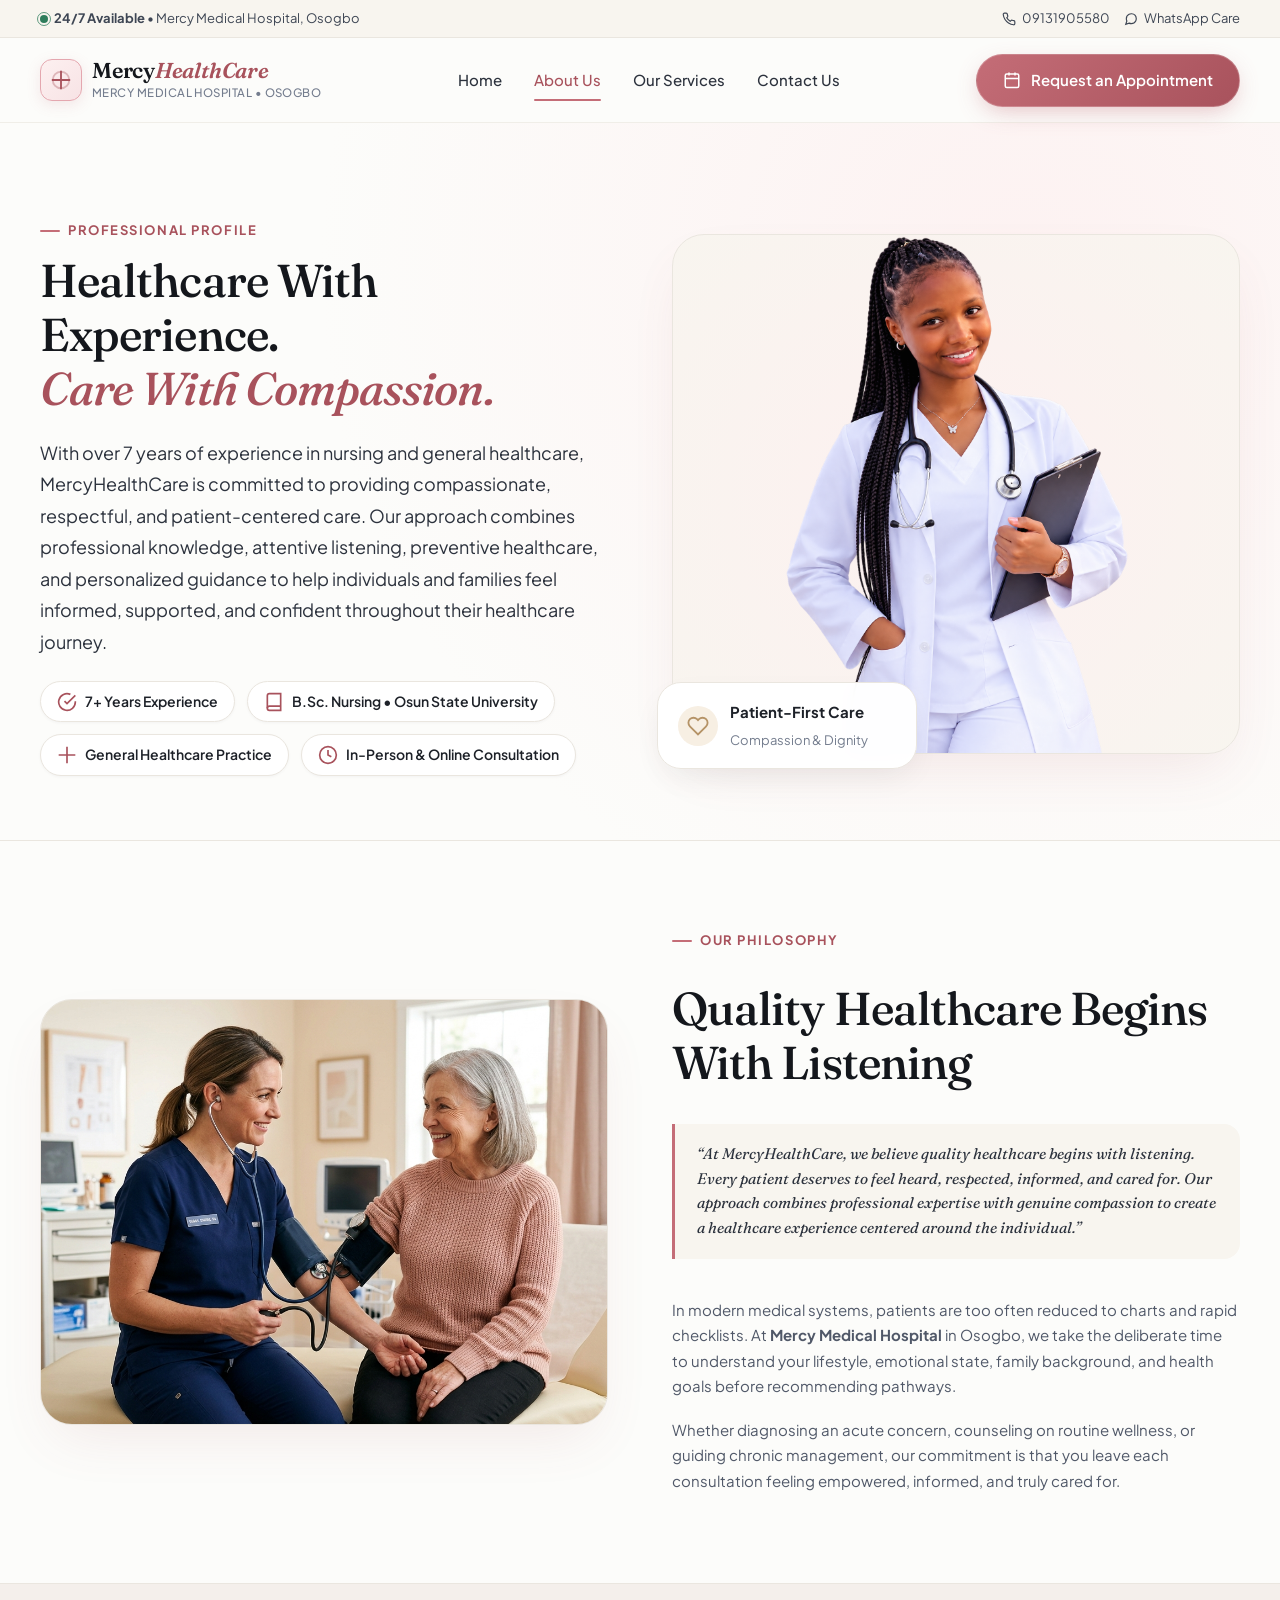
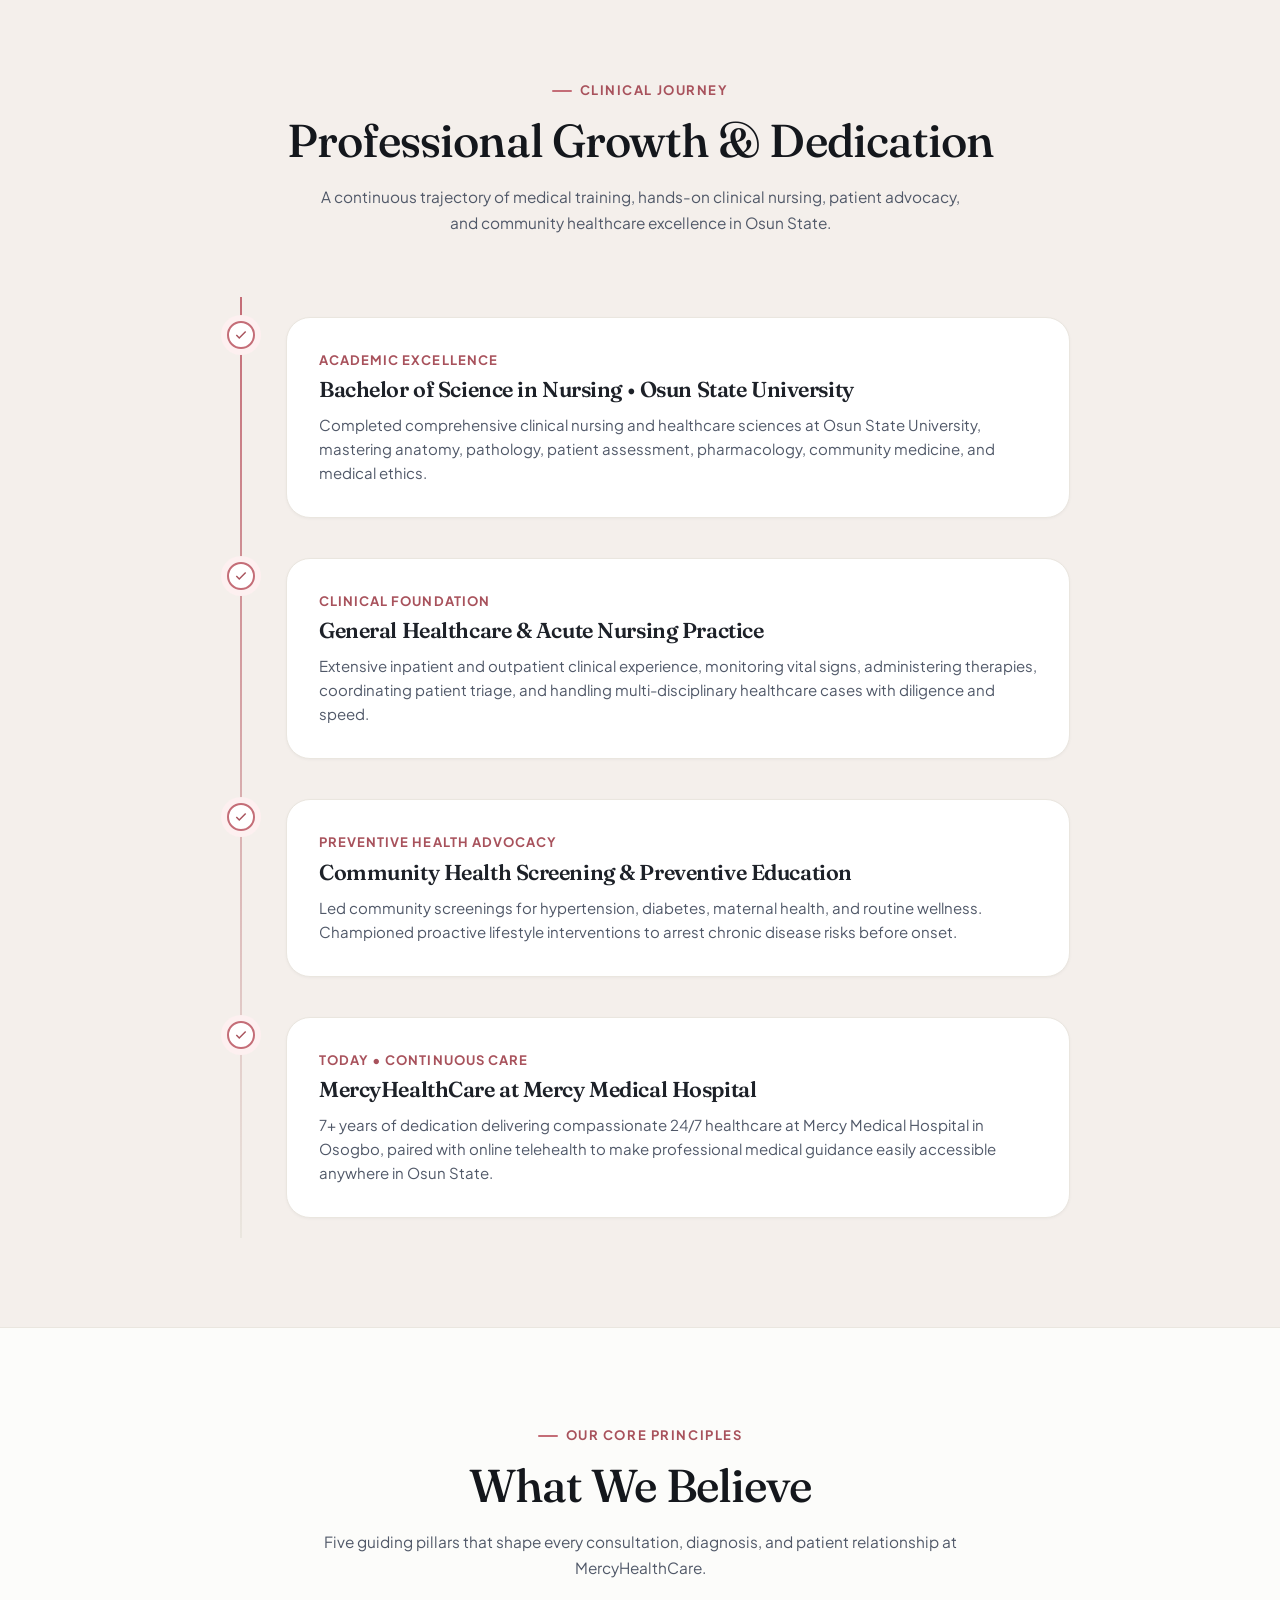
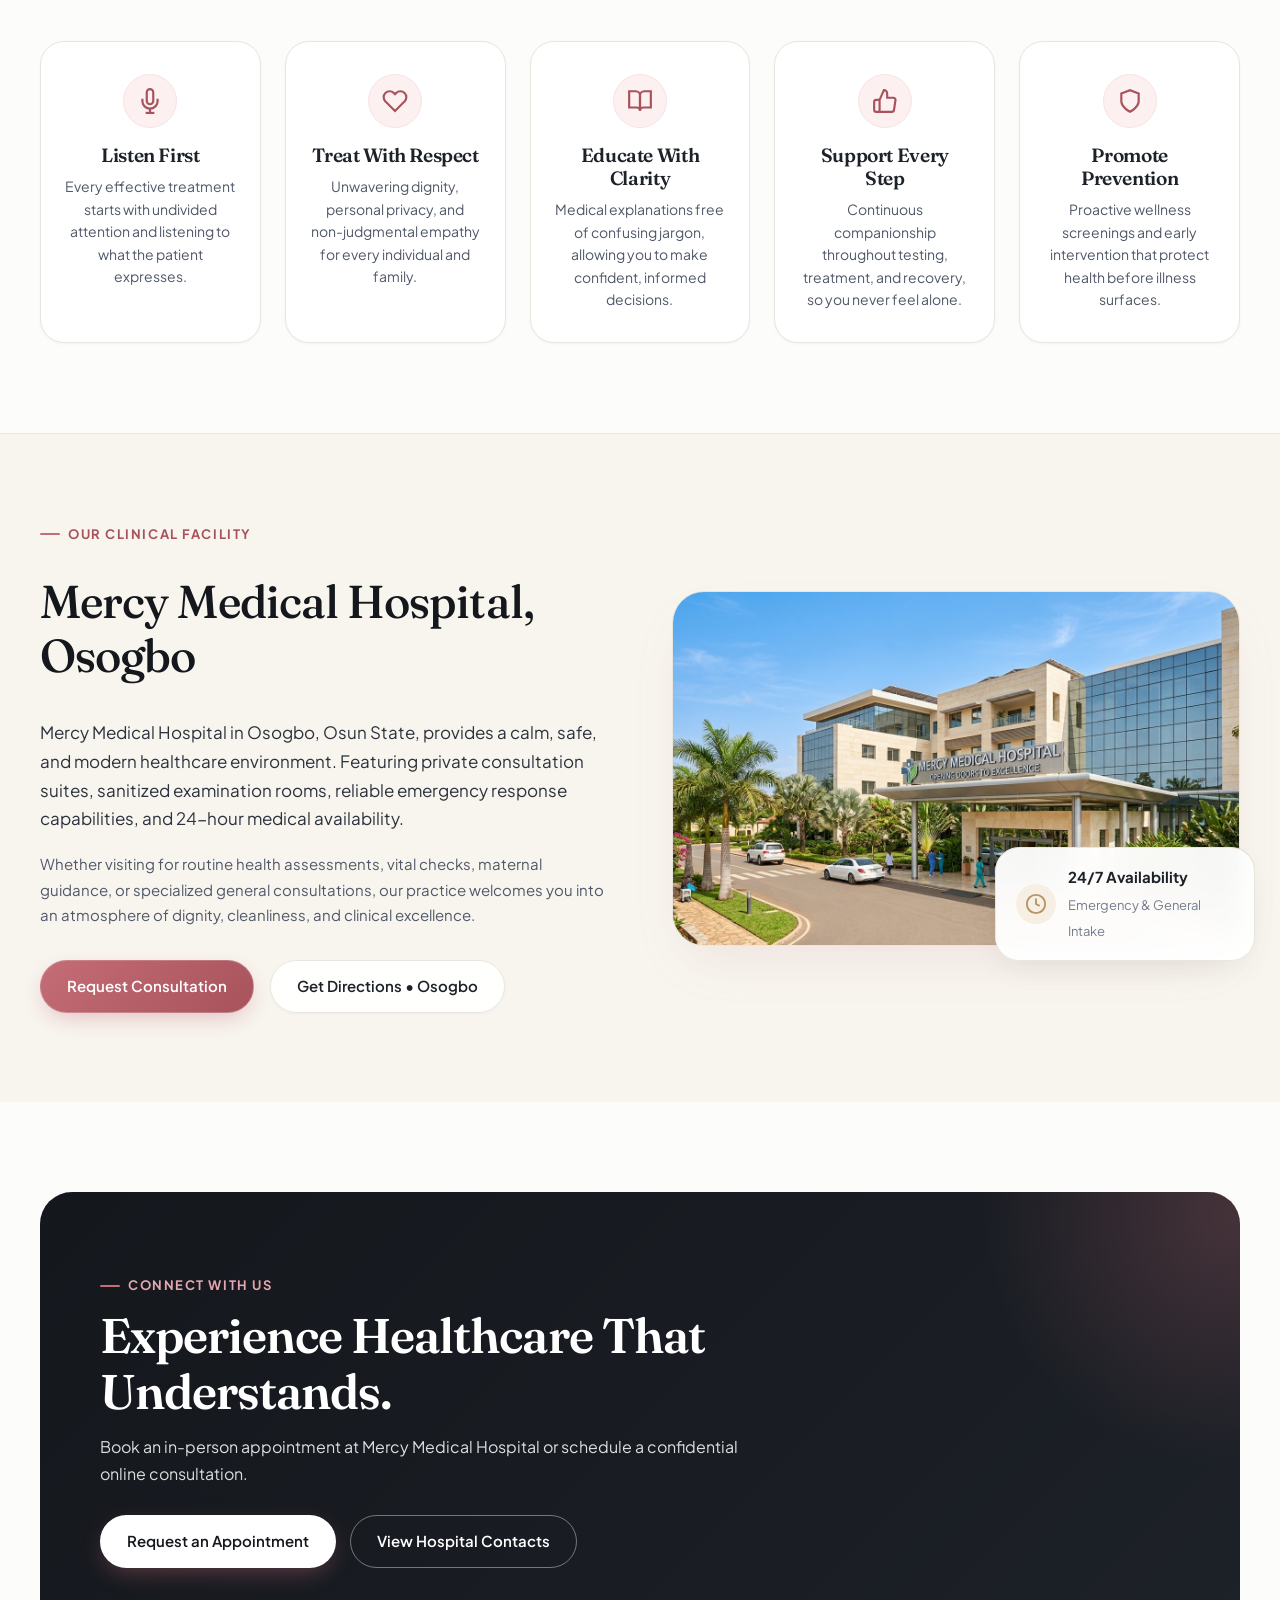
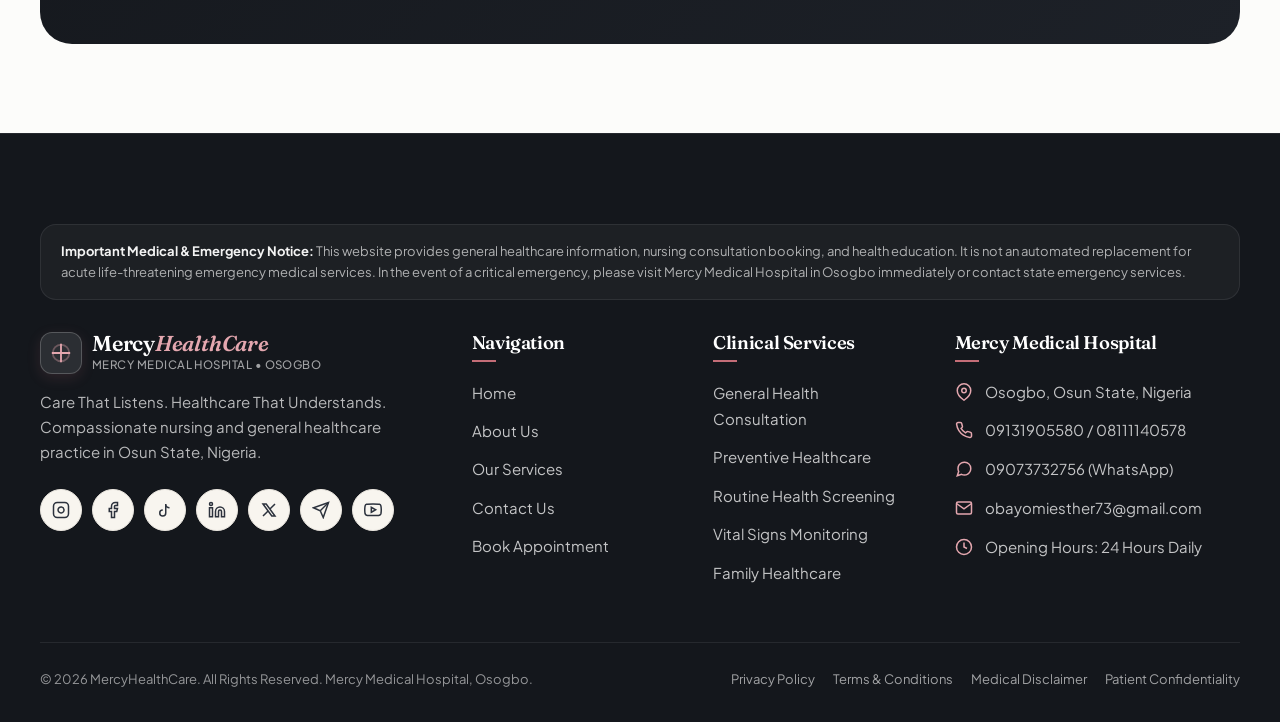
<file: about.html>
<!DOCTYPE html>
<html lang="en">
<head>
  <meta charset="UTF-8">
  <meta name="viewport" content="width=device-width, initial-scale=1.0">
  <title>About Us | MercyHealthCare &bull; Mercy Medical Hospital, Osogbo</title>
  <meta name="description" content="Learn about MercyHealthCare, led by a dedicated professional nurse with 7+ years experience and B.Sc. in Nursing from Osun State University, providing compassionate general healthcare at Mercy Medical Hospital in Osogbo.">
  <meta name="keywords" content="About MercyHealthCare, Nurse Osun State University, Mercy Medical Hospital Osogbo, Nursing Practice Nigeria, Patient Centered Care">

  <!-- Stylesheets -->
  <link rel="stylesheet" href="assets/css/main.css">
  <style>
    /* Specific styles for About Us editorial layouts */
    .page-hero-banner {
      background: radial-gradient(circle at 80% 20%, rgba(253, 240, 240, 0.85) 0%, rgba(252, 252, 250, 0.95) 60%, var(--color-canvas) 100%);
      padding: clamp(48px, 7vw, 90px) 0 clamp(32px, 5vw, 64px);
      border-bottom: 1px solid var(--color-border);
      position: relative;
      overflow: hidden;
    }

    .credential-strip {
      display: flex;
      gap: 12px;
      flex-wrap: wrap;
      margin-top: 20px;
    }

    .credential-pill {
      display: inline-flex;
      align-items: center;
      gap: 8px;
      padding: 8px 16px;
      background: var(--color-surface);
      border: 1px solid var(--color-border);
      border-radius: var(--radius-full);
      box-shadow: var(--shadow-xs);
      font-size: 0.875rem;
      font-weight: 600;
      color: var(--color-charcoal-900);
      max-width: 100%;
    }

    .credential-pill svg {
      color: var(--color-rose-600);
      flex-shrink: 0;
    }

    /* Professional Timeline */
    .exp-timeline {
      position: relative;
      padding: 20px 0;
      max-width: 860px;
      margin: 0 auto;
    }

    .exp-timeline::before {
      content: '';
      position: absolute;
      top: 0;
      bottom: 0;
      left: 30px;
      width: 2px;
      background: linear-gradient(180deg, var(--color-rose-500) 0%, var(--color-border) 100%);
    }

    .timeline-node {
      position: relative;
      padding-left: 76px;
      margin-bottom: 40px;
    }

    .timeline-node:last-child {
      margin-bottom: 0;
    }

    .timeline-marker {
      position: absolute;
      left: 17px;
      top: 4px;
      width: 28px;
      height: 28px;
      border-radius: 50%;
      background: var(--color-surface);
      border: 2px solid var(--color-rose-500);
      box-shadow: 0 0 0 6px var(--color-blush-100);
      display: flex;
      align-items: center;
      justify-content: center;
      color: var(--color-rose-600);
    }

    .timeline-card {
      background: var(--color-surface);
      border: 1px solid var(--color-border);
      border-radius: var(--radius-lg);
      padding: clamp(20px, 3vw, 32px);
      box-shadow: var(--shadow-xs);
      transition: all var(--transition-smooth);
    }

    .timeline-card:hover {
      transform: translateX(4px);
      border-color: var(--color-rose-300);
      box-shadow: var(--shadow-md);
    }

    .timeline-period {
      font-size: 0.8125rem;
      font-weight: 700;
      letter-spacing: 0.08em;
      text-transform: uppercase;
      color: var(--color-rose-600);
      margin-bottom: 6px;
      display: block;
    }

    .timeline-card h3 {
      font-family: var(--font-serif);
      font-size: clamp(1.15rem, 1.8vw, 1.35rem);
      margin-bottom: 10px;
      color: var(--color-charcoal-900);
    }

    /* What We Believe Grid */
    .beliefs-grid {
      display: grid;
      grid-template-columns: repeat(auto-fit, minmax(min(100%, 210px), 1fr));
      gap: clamp(16px, 2.5vw, 24px);
    }

    .belief-card {
      background: var(--color-surface);
      border: 1px solid var(--color-border);
      border-radius: var(--radius-lg);
      padding: clamp(24px, 3vw, 32px) clamp(16px, 2vw, 24px);
      text-align: center;
      box-shadow: var(--shadow-xs);
      transition: all var(--transition-smooth);
      position: relative;
    }

    .belief-card:hover {
      transform: translateY(-4px);
      box-shadow: var(--shadow-md);
      border-color: var(--color-champagne);
    }

    .belief-icon-box {
      width: 54px;
      height: 54px;
      border-radius: 50%;
      background: var(--color-blush-100);
      border: 1px solid var(--color-blush-200);
      color: var(--color-rose-600);
      display: flex;
      align-items: center;
      justify-content: center;
      margin: 0 auto 16px;
      transition: all var(--transition-fast);
    }

    .belief-card:hover .belief-icon-box {
      background: var(--color-rose-500);
      color: #FFFFFF;
      transform: scale(1.08);
    }

    .belief-title {
      font-family: var(--font-serif);
      font-size: 1.2rem;
      color: var(--color-charcoal-900);
      margin-bottom: 8px;
    }

    .belief-desc {
      font-size: 0.875rem;
      color: var(--color-text-body);
      line-height: 1.6;
    }

    @media (max-width: 640px) {
      .exp-timeline::before {
        left: 14px;
      }
      .timeline-node {
        padding-left: 44px;
        margin-bottom: 30px;
      }
      .timeline-marker {
        left: 1px;
        width: 26px;
        height: 26px;
        box-shadow: 0 0 0 4px var(--color-blush-100);
      }
      .timeline-card {
        padding: 18px 16px;
      }
      .credential-strip {
        gap: 8px;
      }
      .credential-pill {
        width: 100%;
        justify-content: center;
      }
    }
  </style>
</head>
<body>

  <!-- Top Announcement Bar -->
  <div class="top-bar">
    <div class="container top-bar-inner">
      <div class="top-bar-left">
        <div class="top-bar-item">
          <span class="status-dot-active"></span>
          <span><strong>24/7 Available</strong> &bull; Mercy Medical Hospital, Osogbo</span>
        </div>
      </div>
      <div class="top-bar-right">
        <a href="tel:09131905580" class="top-bar-item">
          <svg width="14" height="14" viewBox="0 0 24 24" fill="none" stroke="currentColor" stroke-width="2"><path d="M22 16.92v3a2 2 0 0 1-2.18 2 19.79 19.79 0 0 1-8.63-3.07 19.5 19.5 0 0 1-6-6 19.79 19.79 0 0 1-3.07-8.67A2 2 0 0 1 4.11 2h3a2 2 0 0 1 2 1.72 12.84 12.84 0 0 0 .7 2.81 2 2 0 0 1-.45 2.11L8.09 9.91a16 16 0 0 0 6 6l1.27-1.27a2 2 0 0 1 2.11-.45 12.84 12.84 0 0 0 2.81.7A2 2 0 0 1 22 16.92z"/></svg>
          <span>09131905580</span>
        </a>
        <a href="https://wa.me/2349073732756" target="_blank" rel="noopener" class="top-bar-item">
          <svg width="14" height="14" viewBox="0 0 24 24" fill="none" stroke="currentColor" stroke-width="2"><path d="M21 11.5a8.38 8.38 0 0 1-.9 3.8 8.5 8.5 0 0 1-7.6 4.7 8.38 8.38 0 0 1-3.8-.9L3 21l1.9-5.7a8.38 8.38 0 0 1-.9-3.8 8.5 8.5 0 0 1 4.7-7.6 8.38 8.38 0 0 1 3.8-.9h.5a8.48 8.48 0 0 1 8 8v.5z"/></svg>
          <span>WhatsApp Care</span>
        </a>
      </div>
    </div>
  </div>

  <!-- Sticky Modern Navigation Bar -->
  <header class="site-header">
    <div class="nav-container">
      <a href="index.html" class="brand-logo" aria-label="MercyHealthCare Home">
        <div class="brand-emblem">
          <svg viewBox="0 0 24 24" fill="none" stroke="currentColor" stroke-width="2">
            <path d="M12 2v20M2 12h20"/>
            <circle cx="12" cy="12" r="9" stroke-opacity="0.35"/>
          </svg>
        </div>
        <div class="brand-text">
          <span class="brand-name">Mercy<span>HealthCare</span></span>
          <span class="brand-subtitle">Mercy Medical Hospital &bull; Osogbo</span>
        </div>
      </a>

      <nav class="nav-links" aria-label="Primary Navigation">
        <a href="index.html" class="nav-link">Home</a>
        <a href="about.html" class="nav-link active">About Us</a>
        <a href="services.html" class="nav-link">Our Services</a>
        <a href="contact.html" class="nav-link">Contact Us</a>
      </nav>

      <div class="nav-cta">
        <button type="button" class="btn btn-primary open-appointment-modal">
          <svg width="18" height="18" viewBox="0 0 24 24" fill="none" stroke="currentColor" stroke-width="2"><rect x="3" y="4" width="18" height="18" rx="2" ry="2"/><line x1="16" y1="2" x2="16" y2="6"/><line x1="8" y1="2" x2="8" y2="6"/><line x1="3" y1="10" x2="21" y2="10"/></svg>
          <span>Request an Appointment</span>
        </button>
        <button class="mobile-nav-toggle" id="mobileNavToggle" aria-label="Toggle navigation menu">
          <span></span>
          <span></span>
          <span></span>
        </button>
      </div>
    </div>
  </header>

  <!-- Mobile Drawer -->
  <div class="mobile-drawer" id="mobileDrawer">
    <div class="mobile-drawer-content">
      <div class="mobile-drawer-links">
        <div style="margin-bottom: 24px;">
          <span class="text-eyebrow">MercyHealthCare</span>
          <p style="font-size: 0.875rem; color: var(--color-text-muted);">Mercy Medical Hospital, Osogbo, Osun State</p>
        </div>
        <a href="index.html" class="mobile-drawer-link">Home</a>
        <a href="about.html" class="mobile-drawer-link active">About Us</a>
        <a href="services.html" class="mobile-drawer-link">Our Services</a>
        <a href="contact.html" class="mobile-drawer-link">Contact Us</a>
      </div>
      <div class="mobile-drawer-footer">
        <button type="button" class="btn btn-primary open-appointment-modal" style="width: 100%;">
          Request an Appointment
        </button>
        <div style="font-size: 0.8125rem; color: var(--color-text-muted); text-align: center;">
          24/7 Phone: <a href="tel:09131905580" style="color: var(--color-rose-600); font-weight: 600;">09131905580</a>
        </div>
      </div>
    </div>
  </div>

  <main>
    <!-- ==========================================================================
         ABOUT HERO SECTION
         ========================================================================== -->
    <section class="page-hero-banner" aria-label="About Us Introduction">
      <div class="container">
        <div class="split-editorial" style="align-items: center;">
          
          <div class="reveal-on-scroll">
            <span class="text-eyebrow">PROFESSIONAL PROFILE</span>
            <h1 class="section-title" style="margin-bottom: 20px;">
              Healthcare With Experience.<br>
              <em style="color: var(--color-rose-600); font-style: italic;">Care With Compassion.</em>
            </h1>
            <p style="font-size: 1.125rem; line-height: 1.75; color: var(--color-charcoal-800); margin-bottom: 24px;">
              With over 7 years of experience in nursing and general healthcare, MercyHealthCare is committed to providing compassionate, respectful, and patient-centered care. Our approach combines professional knowledge, attentive listening, preventive healthcare, and personalized guidance to help individuals and families feel informed, supported, and confident throughout their healthcare journey.
            </p>

            <div class="credential-strip">
              <div class="credential-pill">
                <svg width="20" height="20" viewBox="0 0 24 24" fill="none" stroke="currentColor" stroke-width="2"><path d="M22 11.08V12a10 10 0 1 1-5.93-9.14"/><polyline points="22 4 12 14.01 9 11.01"/></svg>
                <span>7+ Years Experience</span>
              </div>
              <div class="credential-pill">
                <svg width="20" height="20" viewBox="0 0 24 24" fill="none" stroke="currentColor" stroke-width="2"><path d="M4 19.5A2.5 2.5 0 0 1 6.5 17H20"/><path d="M6.5 2H20v20H6.5A2.5 2.5 0 0 1 4 19.5v-15A2.5 2.5 0 0 1 6.5 2z"/></svg>
                <span>B.Sc. Nursing &bull; Osun State University</span>
              </div>
              <div class="credential-pill">
                <svg width="20" height="20" viewBox="0 0 24 24" fill="none" stroke="currentColor" stroke-width="2"><path d="M12 2v20M2 12h20"/></svg>
                <span>General Healthcare Practice</span>
              </div>
              <div class="credential-pill">
                <svg width="20" height="20" viewBox="0 0 24 24" fill="none" stroke="currentColor" stroke-width="2"><circle cx="12" cy="12" r="10"/><polyline points="12 6 12 12 16 14"/></svg>
                <span>In-Person &amp; Online Consultation</span>
              </div>
            </div>
          </div>

          <!-- Nurse Portrait Frame -->
          <div class="editorial-visual-frame reveal-on-scroll">
            <div class="editorial-image-wrap" style="aspect-ratio: 4/5; max-height: 520px; display: flex; align-items: flex-end; justify-content: center; background: radial-gradient(circle, var(--color-blush-100) 0%, var(--color-surface-ivory) 100%);">
              <img src="assets/images/nurse-hero.png" alt="MercyHealthCare Professional Nurse Practitioner" style="height: 100%; width: auto; object-fit: contain;">
            </div>
            <div class="editorial-float-badge" style="bottom: -15px; left: -15px; right: auto;">
              <div class="badge-icon">
                <svg width="22" height="22" viewBox="0 0 24 24" fill="none" stroke="currentColor" stroke-width="2"><path d="M20.84 4.61a5.5 5.5 0 0 0-7.78 0L12 5.67l-1.06-1.06a5.5 5.5 0 0 0-7.78 7.78l1.06 1.06L12 21.23l7.78-7.78 1.06-1.06a5.5 5.5 0 0 0 0-7.78z"/></svg>
              </div>
              <div>
                <strong style="font-size: 0.9375rem; color: var(--color-charcoal-900);">Patient-First Care</strong>
                <span style="font-size: 0.8125rem; color: var(--color-text-muted);">Compassion &amp; Dignity</span>
              </div>
            </div>
          </div>

        </div>
      </div>
    </section>

    <!-- ==========================================================================
         OUR PHILOSOPHY & STORY
         ========================================================================== -->
    <section class="section-padding">
      <div class="container">
        <div class="split-editorial" style="align-items: center;">
          
          <div class="editorial-visual-frame reveal-on-scroll">
            <div class="editorial-image-wrap" style="aspect-ratio: 4/3;">
              <img src="assets/images/vital-screening.jpg" alt="Patient Vital Examination at Mercy Medical Hospital" loading="lazy">
            </div>
          </div>

          <div class="editorial-content reveal-on-scroll">
            <span class="text-eyebrow">OUR PHILOSOPHY</span>
            <h2 class="section-title">Quality Healthcare Begins With Listening</h2>
            
            <div class="editorial-quote-box" style="margin-bottom: 20px;">
              “At MercyHealthCare, we believe quality healthcare begins with listening. Every patient deserves to feel heard, respected, informed, and cared for. Our approach combines professional expertise with genuine compassion to create a healthcare experience centered around the individual.”
            </div>

            <p style="font-size: 0.9375rem; line-height: 1.7; color: var(--color-text-body);">
              In modern medical systems, patients are too often reduced to charts and rapid checklists. At <strong>Mercy Medical Hospital</strong> in Osogbo, we take the deliberate time to understand your lifestyle, emotional state, family background, and health goals before recommending pathways.
            </p>

            <p style="font-size: 0.9375rem; line-height: 1.7; color: var(--color-text-body);">
              Whether diagnosing an acute concern, counseling on routine wellness, or guiding chronic management, our commitment is that you leave each consultation feeling empowered, informed, and truly cared for.
            </p>
          </div>

        </div>
      </div>
    </section>

    <!-- ==========================================================================
         PROFESSIONAL EXPERIENCE TIMELINE
         ========================================================================== -->
    <section class="section-padding" style="background: var(--color-surface-soft); border-top: 1px solid var(--color-border); border-bottom: 1px solid var(--color-border);">
      <div class="container">
        <div class="section-header text-center reveal-on-scroll">
          <span class="text-eyebrow">CLINICAL JOURNEY</span>
          <h2 class="section-title">Professional Growth &amp; Dedication</h2>
          <p class="section-subtitle">
            A continuous trajectory of medical training, hands-on clinical nursing, patient advocacy, and community healthcare excellence in Osun State.
          </p>
        </div>

        <div class="exp-timeline">
          
          <div class="timeline-node reveal-on-scroll">
            <div class="timeline-marker">
              <svg width="14" height="14" viewBox="0 0 24 24" fill="none" stroke="currentColor" stroke-width="2.5"><polyline points="20 6 9 17 4 12"/></svg>
            </div>
            <div class="timeline-card">
              <span class="timeline-period">Academic Excellence</span>
              <h3>Bachelor of Science in Nursing &bull; Osun State University</h3>
              <p style="font-size: 0.9375rem; color: var(--color-text-body); line-height: 1.6;">
                Completed comprehensive clinical nursing and healthcare sciences at Osun State University, mastering anatomy, pathology, patient assessment, pharmacology, community medicine, and medical ethics.
              </p>
            </div>
          </div>

          <div class="timeline-node reveal-on-scroll">
            <div class="timeline-marker">
              <svg width="14" height="14" viewBox="0 0 24 24" fill="none" stroke="currentColor" stroke-width="2.5"><polyline points="20 6 9 17 4 12"/></svg>
            </div>
            <div class="timeline-card">
              <span class="timeline-period">Clinical Foundation</span>
              <h3>General Healthcare &amp; Acute Nursing Practice</h3>
              <p style="font-size: 0.9375rem; color: var(--color-text-body); line-height: 1.6;">
                Extensive inpatient and outpatient clinical experience, monitoring vital signs, administering therapies, coordinating patient triage, and handling multi-disciplinary healthcare cases with diligence and speed.
              </p>
            </div>
          </div>

          <div class="timeline-node reveal-on-scroll">
            <div class="timeline-marker">
              <svg width="14" height="14" viewBox="0 0 24 24" fill="none" stroke="currentColor" stroke-width="2.5"><polyline points="20 6 9 17 4 12"/></svg>
            </div>
            <div class="timeline-card">
              <span class="timeline-period">Preventive Health Advocacy</span>
              <h3>Community Health Screening &amp; Preventive Education</h3>
              <p style="font-size: 0.9375rem; color: var(--color-text-body); line-height: 1.6;">
                Led community screenings for hypertension, diabetes, maternal health, and routine wellness. Championed proactive lifestyle interventions to arrest chronic disease risks before onset.
              </p>
            </div>
          </div>

          <div class="timeline-node reveal-on-scroll">
            <div class="timeline-marker">
              <svg width="14" height="14" viewBox="0 0 24 24" fill="none" stroke="currentColor" stroke-width="2.5"><polyline points="20 6 9 17 4 12"/></svg>
            </div>
            <div class="timeline-card">
              <span class="timeline-period">Today &bull; Continuous Care</span>
              <h3>MercyHealthCare at Mercy Medical Hospital</h3>
              <p style="font-size: 0.9375rem; color: var(--color-text-body); line-height: 1.6;">
                7+ years of dedication delivering compassionate 24/7 healthcare at Mercy Medical Hospital in Osogbo, paired with online telehealth to make professional medical guidance easily accessible anywhere in Osun State.
              </p>
            </div>
          </div>

        </div>
      </div>
    </section>

    <!-- ==========================================================================
         WHAT WE BELIEVE (5 Core Tenets)
         ========================================================================== -->
    <section class="section-padding">
      <div class="container">
        <div class="section-header text-center reveal-on-scroll">
          <span class="text-eyebrow">OUR CORE PRINCIPLES</span>
          <h2 class="section-title">What We Believe</h2>
          <p class="section-subtitle">
            Five guiding pillars that shape every consultation, diagnosis, and patient relationship at MercyHealthCare.
          </p>
        </div>

        <div class="beliefs-grid">
          
          <div class="belief-card reveal-on-scroll">
            <div class="belief-icon-box">
              <svg width="26" height="26" viewBox="0 0 24 24" fill="none" stroke="currentColor" stroke-width="2"><path d="M12 1a3 3 0 0 0-3 3v8a3 3 0 0 0 6 0V4a3 3 0 0 0-3-3z"/><path d="M19 10v2a7 7 0 0 1-14 0v-2"/><line x1="12" y1="19" x2="12" y2="23"/><line x1="8" y1="23" x2="16" y2="23"/></svg>
            </div>
            <h3 class="belief-title">Listen First</h3>
            <p class="belief-desc">Every effective treatment starts with undivided attention and listening to what the patient expresses.</p>
          </div>

          <div class="belief-card reveal-on-scroll">
            <div class="belief-icon-box">
              <svg width="26" height="26" viewBox="0 0 24 24" fill="none" stroke="currentColor" stroke-width="2"><path d="M20.84 4.61a5.5 5.5 0 0 0-7.78 0L12 5.67l-1.06-1.06a5.5 5.5 0 0 0-7.78 7.78l1.06 1.06L12 21.23l7.78-7.78 1.06-1.06a5.5 5.5 0 0 0 0-7.78z"/></svg>
            </div>
            <h3 class="belief-title">Treat With Respect</h3>
            <p class="belief-desc">Unwavering dignity, personal privacy, and non-judgmental empathy for every individual and family.</p>
          </div>

          <div class="belief-card reveal-on-scroll">
            <div class="belief-icon-box">
              <svg width="26" height="26" viewBox="0 0 24 24" fill="none" stroke="currentColor" stroke-width="2"><path d="M2 3h6a4 4 0 0 1 4 4v14a3 3 0 0 0-3-3H2z"/><path d="M22 3h-6a4 4 0 0 0-4 4v14a3 3 0 0 1 3-3h7z"/></svg>
            </div>
            <h3 class="belief-title">Educate With Clarity</h3>
            <p class="belief-desc">Medical explanations free of confusing jargon, allowing you to make confident, informed decisions.</p>
          </div>

          <div class="belief-card reveal-on-scroll">
            <div class="belief-icon-box">
              <svg width="26" height="26" viewBox="0 0 24 24" fill="none" stroke="currentColor" stroke-width="2"><path d="M14 9V5a3 3 0 0 0-3-3l-4 9v11h11.28a2 2 0 0 0 2-1.7l1.38-9a2 2 0 0 0-2-2.3zM7 22H4a2 2 0 0 1-2-2v-7a2 2 0 0 1 2-2h3"/></svg>
            </div>
            <h3 class="belief-title">Support Every Step</h3>
            <p class="belief-desc">Continuous companionship throughout testing, treatment, and recovery, so you never feel alone.</p>
          </div>

          <div class="belief-card reveal-on-scroll">
            <div class="belief-icon-box">
              <svg width="26" height="26" viewBox="0 0 24 24" fill="none" stroke="currentColor" stroke-width="2"><path d="M12 22s8-4 8-10V5l-8-3-8 3v7c0 6 8 10 8 10z"/></svg>
            </div>
            <h3 class="belief-title">Promote Prevention</h3>
            <p class="belief-desc">Proactive wellness screenings and early intervention that protect health before illness surfaces.</p>
          </div>

        </div>
      </div>
    </section>

    <!-- ==========================================================================
         HOSPITAL FACILITY SPOTLIGHT (Mercy Medical Hospital in Osogbo)
         ========================================================================== -->
    <section class="section-padding" style="background: var(--color-surface-ivory); border-top: 1px solid var(--color-border);">
      <div class="container">
        <div class="split-editorial" style="align-items: center;">
          
          <div class="editorial-content reveal-on-scroll">
            <span class="text-eyebrow">OUR CLINICAL FACILITY</span>
            <h2 class="section-title">Mercy Medical Hospital, Osogbo</h2>
            <p style="font-size: 1.0625rem; line-height: 1.7; color: var(--color-charcoal-800);">
              Mercy Medical Hospital in Osogbo, Osun State, provides a calm, safe, and modern healthcare environment. Featuring private consultation suites, sanitized examination rooms, reliable emergency response capabilities, and 24-hour medical availability.
            </p>
            <p style="font-size: 0.9375rem; line-height: 1.7; color: var(--color-text-body);">
              Whether visiting for routine health assessments, vital checks, maternal guidance, or specialized general consultations, our practice welcomes you into an atmosphere of dignity, cleanliness, and clinical excellence.
            </p>
            <div style="margin-top: 14px; display: flex; gap: 16px; flex-wrap: wrap;">
              <button type="button" class="btn btn-primary open-appointment-modal">Request Consultation</button>
              <a href="contact.html" class="btn btn-secondary">Get Directions &bull; Osogbo</a>
            </div>
          </div>

          <div class="editorial-visual-frame reveal-on-scroll">
            <div class="editorial-image-wrap" style="aspect-ratio: 16/10;">
              <img src="assets/images/hospital-exterior.jpg" alt="Mercy Medical Hospital Exterior in Osogbo, Osun State" loading="lazy">
            </div>
            <div class="editorial-float-badge" style="bottom: -15px; right: -15px;">
              <div class="badge-icon">
                <svg width="22" height="22" viewBox="0 0 24 24" fill="none" stroke="currentColor" stroke-width="2"><circle cx="12" cy="12" r="10"/><polyline points="12 6 12 12 16 14"/></svg>
              </div>
              <div>
                <strong style="font-size: 0.9375rem; color: var(--color-charcoal-900);">24/7 Availability</strong>
                <span style="font-size: 0.8125rem; color: var(--color-text-muted);">Emergency &amp; General Intake</span>
              </div>
            </div>
          </div>

        </div>
      </div>
    </section>

    <!-- Global CTA Banner -->
    <section class="container section-padding">
      <div class="appointment-banner reveal-on-scroll">
        <div class="appointment-banner-content">
          <span class="text-eyebrow" style="color: var(--color-rose-300);">CONNECT WITH US</span>
          <h2>Experience Healthcare That Understands.</h2>
          <p>Book an in-person appointment at Mercy Medical Hospital or schedule a confidential online consultation.</p>
          <div class="appointment-banner-actions">
            <button type="button" class="btn btn-primary open-appointment-modal" style="background: #FFFFFF; color: var(--color-charcoal-950);">
              Request an Appointment
            </button>
            <a href="contact.html" class="btn btn-outline-gold" style="color: #FFFFFF; border-color: rgba(255,255,255,0.4);">
              View Hospital Contacts
            </a>
          </div>
        </div>
      </div>
    </section>
  </main>

  <!-- Global Modal -->
  <div class="appointment-modal-backdrop" id="appointmentModal" role="dialog" aria-modal="true">
    <div class="appointment-modal-window">
      <button class="modal-close-btn" id="closeModalBtn" aria-label="Close modal">
        <svg width="18" height="18" viewBox="0 0 24 24" fill="none" stroke="currentColor" stroke-width="2"><line x1="18" y1="6" x2="6" y2="18"/><line x1="6" y1="6" x2="18" y2="18"/></svg>
      </button>

      <div style="margin-bottom: 24px;">
        <span class="text-eyebrow">MERCY MEDICAL HOSPITAL &bull; OSOGBO</span>
        <h3 class="form-title">Request an Appointment</h3>
        <p class="form-subtitle">Fill out the form below to schedule your consultation.</p>
      </div>

      <form id="appointmentModalForm">
        <div class="form-grid">
          <div class="form-floating-group">
            <label class="form-label" for="mFullName">Full Name *</label>
            <input type="text" id="mFullName" name="fullName" class="form-control" required placeholder="Your full name">
          </div>
          <div class="form-floating-group">
            <label class="form-label" for="mPhone">Phone Number *</label>
            <input type="tel" id="mPhone" name="phone" class="form-control" required placeholder="e.g. 09131905580">
          </div>
          <div class="form-floating-group">
            <label class="form-label" for="mEmail">Email Address</label>
            <input type="email" id="mEmail" name="email" class="form-control" placeholder="name@example.com">
          </div>
          <div class="form-floating-group">
            <label class="form-label" for="modalServiceSelect">Service</label>
            <select id="modalServiceSelect" name="reason" class="form-control">
              <option value="General Health Consultation">General Health Consultation</option>
              <option value="Preventive Healthcare">Preventive Healthcare</option>
              <option value="Routine Health Screening">Routine Health Screening</option>
              <option value="Vital Signs &amp; Health Monitoring">Vital Signs &amp; Health Monitoring</option>
              <option value="Family Healthcare">Family Healthcare</option>
              <option value="Telehealth Consultation">Telehealth Consultation</option>
            </select>
          </div>
          <div class="form-group-full">
            <label class="form-label">Consultation Format *</label>
            <div class="radio-pill-group">
              <label class="radio-pill-label">
                <input type="radio" name="consultationType" value="In-Person (Mercy Medical Hospital, Osogbo)" checked>
                <span>In-Person at Hospital</span>
              </label>
              <label class="radio-pill-label">
                <input type="radio" name="consultationType" value="Online Telehealth Consultation">
                <span>Online / Telehealth</span>
              </label>
            </div>
          </div>
          <div class="form-floating-group">
            <label class="form-label" for="mDate">Preferred Date</label>
            <input type="date" id="mDate" name="date" class="form-control">
          </div>
          <div class="form-floating-group">
            <label class="form-label" for="mTime">Preferred Time</label>
            <select id="mTime" name="time" class="form-control">
              <option value="Morning (8:00 AM - 12:00 PM)">Morning</option>
              <option value="Afternoon (12:00 PM - 4:00 PM)">Afternoon</option>
              <option value="Evening (4:00 PM - 8:00 PM)">Evening</option>
            </select>
          </div>
          <div class="form-group-full">
            <label class="form-label" for="mMessage">Notes or Symptoms</label>
            <textarea id="mMessage" name="message" class="form-control" rows="3" placeholder="Brief description of your health inquiry..."></textarea>
          </div>
          <div class="form-group-full" style="margin-top: 10px;">
            <button type="submit" class="btn btn-primary" style="width: 100%; padding: 16px;">
              <span>Submit Appointment Request</span>
            </button>
          </div>
        </div>
      </form>

      <div class="form-success-box" id="modalSuccessBox"></div>
    </div>
  </div>

  <!-- Global Footer -->
  <footer class="site-footer">
    <div class="container">
      <div class="footer-legal-notice">
        <strong>Important Medical &amp; Emergency Notice:</strong> This website provides general healthcare information, nursing consultation booking, and health education. It is not an automated replacement for acute life-threatening emergency medical services. In the event of a critical emergency, please visit Mercy Medical Hospital in Osogbo immediately or contact state emergency services.
      </div>
      <div class="footer-grid">
        <div class="footer-brand">
          <div class="brand-logo" style="color: #FFFFFF;">
            <div class="brand-emblem" style="background: rgba(255,255,255,0.1); border-color: rgba(255,255,255,0.2); color: var(--color-rose-300);">
              <svg viewBox="0 0 24 24" fill="none" stroke="currentColor" stroke-width="2"><path d="M12 2v20M2 12h20"/><circle cx="12" cy="12" r="9" stroke-opacity="0.35"/></svg>
            </div>
            <div class="brand-text">
              <span class="brand-name" style="color: #FFFFFF;">Mercy<span style="color: var(--color-rose-300);">HealthCare</span></span>
              <span class="brand-subtitle" style="color: rgba(255,255,255,0.6);">Mercy Medical Hospital &bull; Osogbo</span>
            </div>
          </div>
          <p>Care That Listens. Healthcare That Understands. Compassionate nursing and general healthcare practice in Osun State, Nigeria.</p>
          <div class="social-links-bar">
            <a href="https://instagram.com" target="_blank" rel="noopener" class="social-link-btn" aria-label="Instagram"><svg viewBox="0 0 24 24" fill="none" stroke="currentColor" stroke-width="2"><rect x="2" y="2" width="20" height="20" rx="5" ry="5"/><path d="M16 11.37A4 4 0 1 1 12.63 8 4 4 0 0 1 16 11.37z"/><line x1="17.5" y1="6.5" x2="17.51" y2="6.5"/></svg></a>
            <a href="https://facebook.com" target="_blank" rel="noopener" class="social-link-btn" aria-label="Facebook"><svg viewBox="0 0 24 24" fill="none" stroke="currentColor" stroke-width="2"><path d="M18 2h-3a5 5 0 0 0-5 5v3H7v4h3v8h4v-8h3l1-4h-4V7a1 1 0 0 1 1-1h3z"/></svg></a>
            <a href="https://tiktok.com" target="_blank" rel="noopener" class="social-link-btn" aria-label="TikTok"><svg viewBox="0 0 24 24" fill="none" stroke="currentColor" stroke-width="2"><path d="M9 12a4 4 0 1 0 4 4V4a5 5 0 0 0 5 5"/></svg></a>
            <a href="https://linkedin.com" target="_blank" rel="noopener" class="social-link-btn" aria-label="LinkedIn"><svg viewBox="0 0 24 24" fill="none" stroke="currentColor" stroke-width="2"><path d="M16 8a6 6 0 0 1 6 6v7h-4v-7a2 2 0 0 0-2-2 2 2 0 0 0-2 2v7h-4v-7a6 6 0 0 1 6-6z"/><rect x="2" y="9" width="4" height="12"/><circle cx="4" cy="4" r="2"/></svg></a>
            <a href="https://x.com" target="_blank" rel="noopener" class="social-link-btn" aria-label="X Twitter"><svg viewBox="0 0 24 24" fill="none" stroke="currentColor" stroke-width="2"><path d="M4 4l11.733 16h4.267l-11.733-16zM4 20l6.768-6.768M20 4l-6.768 6.768"/></svg></a>
            <a href="https://t.me" target="_blank" rel="noopener" class="social-link-btn" aria-label="Telegram"><svg viewBox="0 0 24 24" fill="none" stroke="currentColor" stroke-width="2"><line x1="22" y1="2" x2="11" y2="13"/><polygon points="22 2 15 22 11 13 2 9 22 2"/></svg></a>
            <a href="https://youtube.com" target="_blank" rel="noopener" class="social-link-btn" aria-label="YouTube"><svg viewBox="0 0 24 24" fill="none" stroke="currentColor" stroke-width="2"><path d="M22.54 6.42a2.78 2.78 0 0 0-1.94-2C18.88 4 12 4 12 4s-6.88 0-8.6.46a2.78 2.78 0 0 0-1.94 2A29 29 0 0 0 1 11.75a29 29 0 0 0 .46 5.33A2.78 2.78 0 0 0 3.4 19c1.72.46 8.6.46 8.6.46s6.88 0 8.6-.46a2.78 2.78 0 0 0 1.94-2 29 29 0 0 0 .46-5.25 29 29 0 0 0-.46-5.33z"/><polygon points="9.75 15.02 15.5 11.75 9.75 8.48 9.75 15.02"/></svg></a>
          </div>
        </div>

        <div class="footer-col">
          <h4>Navigation</h4>
          <ul class="footer-links">
            <li><a href="index.html">Home</a></li>
            <li><a href="about.html">About Us</a></li>
            <li><a href="services.html">Our Services</a></li>
            <li><a href="contact.html">Contact Us</a></li>
            <li><a href="#" class="open-appointment-modal">Book Appointment</a></li>
          </ul>
        </div>

        <div class="footer-col">
          <h4>Clinical Services</h4>
          <ul class="footer-links">
            <li><a href="services.html">General Health Consultation</a></li>
            <li><a href="services.html">Preventive Healthcare</a></li>
            <li><a href="services.html">Routine Health Screening</a></li>
            <li><a href="services.html">Vital Signs Monitoring</a></li>
            <li><a href="services.html">Family Healthcare</a></li>
          </ul>
        </div>

        <div class="footer-col">
          <h4>Mercy Medical Hospital</h4>
          <div class="footer-contact-item">
            <svg viewBox="0 0 24 24" fill="none" stroke="currentColor" stroke-width="2"><path d="M21 10c0 7-9 13-9 13s-9-6-9-13a9 9 0 0 1 18 0z"/><circle cx="12" cy="10" r="3"/></svg>
            <span>Osogbo, Osun State, Nigeria</span>
          </div>
          <div class="footer-contact-item">
            <svg viewBox="0 0 24 24" fill="none" stroke="currentColor" stroke-width="2"><path d="M22 16.92v3a2 2 0 0 1-2.18 2 19.79 19.79 0 0 1-8.63-3.07 19.5 19.5 0 0 1-6-6 19.79 19.79 0 0 1-3.07-8.67A2 2 0 0 1 4.11 2h3a2 2 0 0 1 2 1.72 12.84 12.84 0 0 0 .7 2.81 2 2 0 0 1-.45 2.11L8.09 9.91a16 16 0 0 0 6 6l1.27-1.27a2 2 0 0 1 2.11-.45 12.84 12.84 0 0 0 2.81.7A2 2 0 0 1 22 16.92z"/></svg>
            <div><a href="tel:09131905580">09131905580</a> / <a href="tel:08111140578">08111140578</a></div>
          </div>
          <div class="footer-contact-item">
            <svg viewBox="0 0 24 24" fill="none" stroke="currentColor" stroke-width="2"><path d="M21 11.5a8.38 8.38 0 0 1-.9 3.8 8.5 8.5 0 0 1-7.6 4.7 8.38 8.38 0 0 1-3.8-.9L3 21l1.9-5.7a8.38 8.38 0 0 1-.9-3.8 8.5 8.5 0 0 1 4.7-7.6 8.38 8.38 0 0 1 3.8-.9h.5a8.48 8.48 0 0 1 8 8v.5z"/></svg>
            <a href="https://wa.me/2349073732756" target="_blank" rel="noopener">09073732756 (WhatsApp)</a>
          </div>
          <div class="footer-contact-item">
            <svg viewBox="0 0 24 24" fill="none" stroke="currentColor" stroke-width="2"><path d="M4 4h16c1.1 0 2 .9 2 2v12c0 1.1-.9 2-2 2H4c-1.1 0-2-.9-2-2V6c0-1.1.9-2 2-2z"/><polyline points="22,6 12,13 2,6"/></svg>
            <a href="mailto:obayomiesther73@gmail.com">obayomiesther73@gmail.com</a>
          </div>
          <div class="footer-contact-item">
            <svg viewBox="0 0 24 24" fill="none" stroke="currentColor" stroke-width="2"><circle cx="12" cy="12" r="10"/><polyline points="12 6 12 12 16 14"/></svg>
            <span>Opening Hours: 24 Hours Daily</span>
          </div>
        </div>
      </div>
      <div class="footer-bottom">
        <div>&copy; 2026 MercyHealthCare. All Rights Reserved. Mercy Medical Hospital, Osogbo.</div>
        <div class="footer-bottom-links">
          <a href="#">Privacy Policy</a>
          <a href="#">Terms &amp; Conditions</a>
          <a href="#">Medical Disclaimer</a>
          <a href="#">Patient Confidentiality</a>
        </div>
      </div>
    </div>
  </footer>

  <script src="assets/js/main.js"></script>
</body>
</html>
</file>
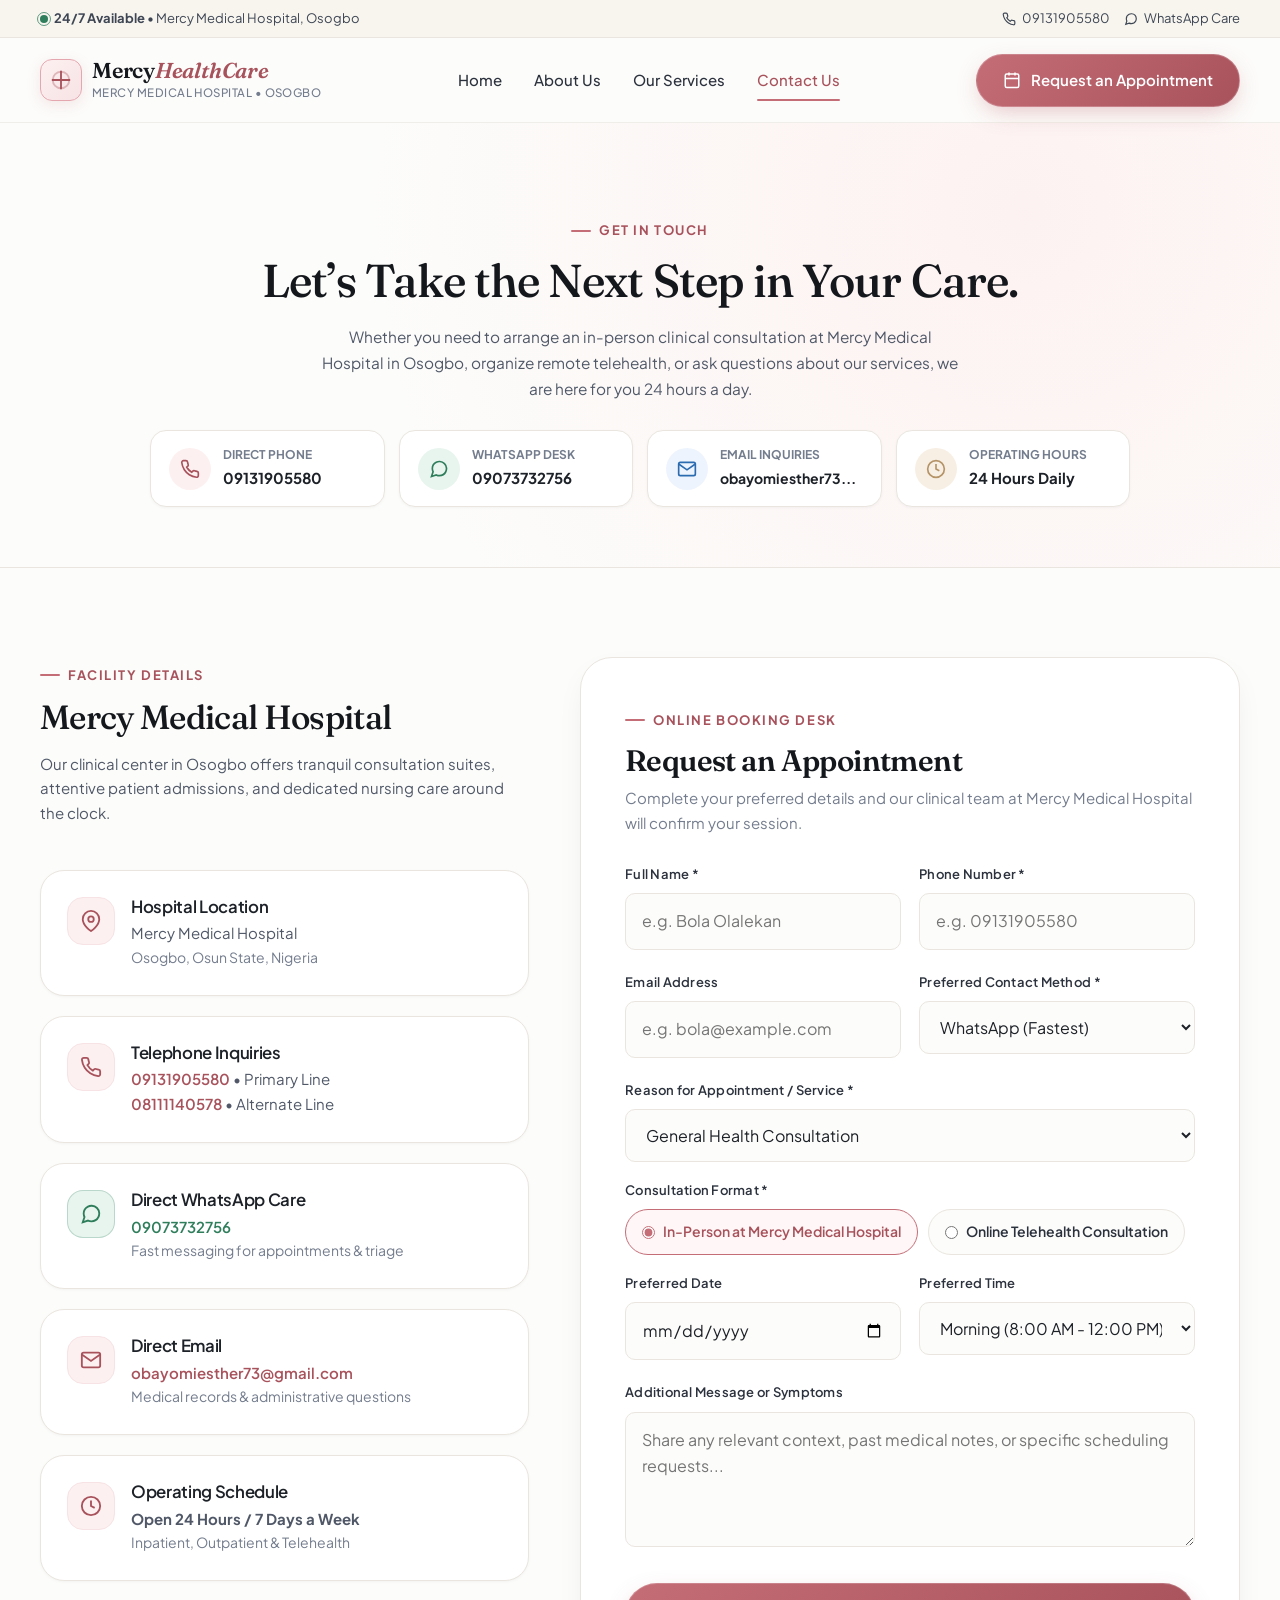
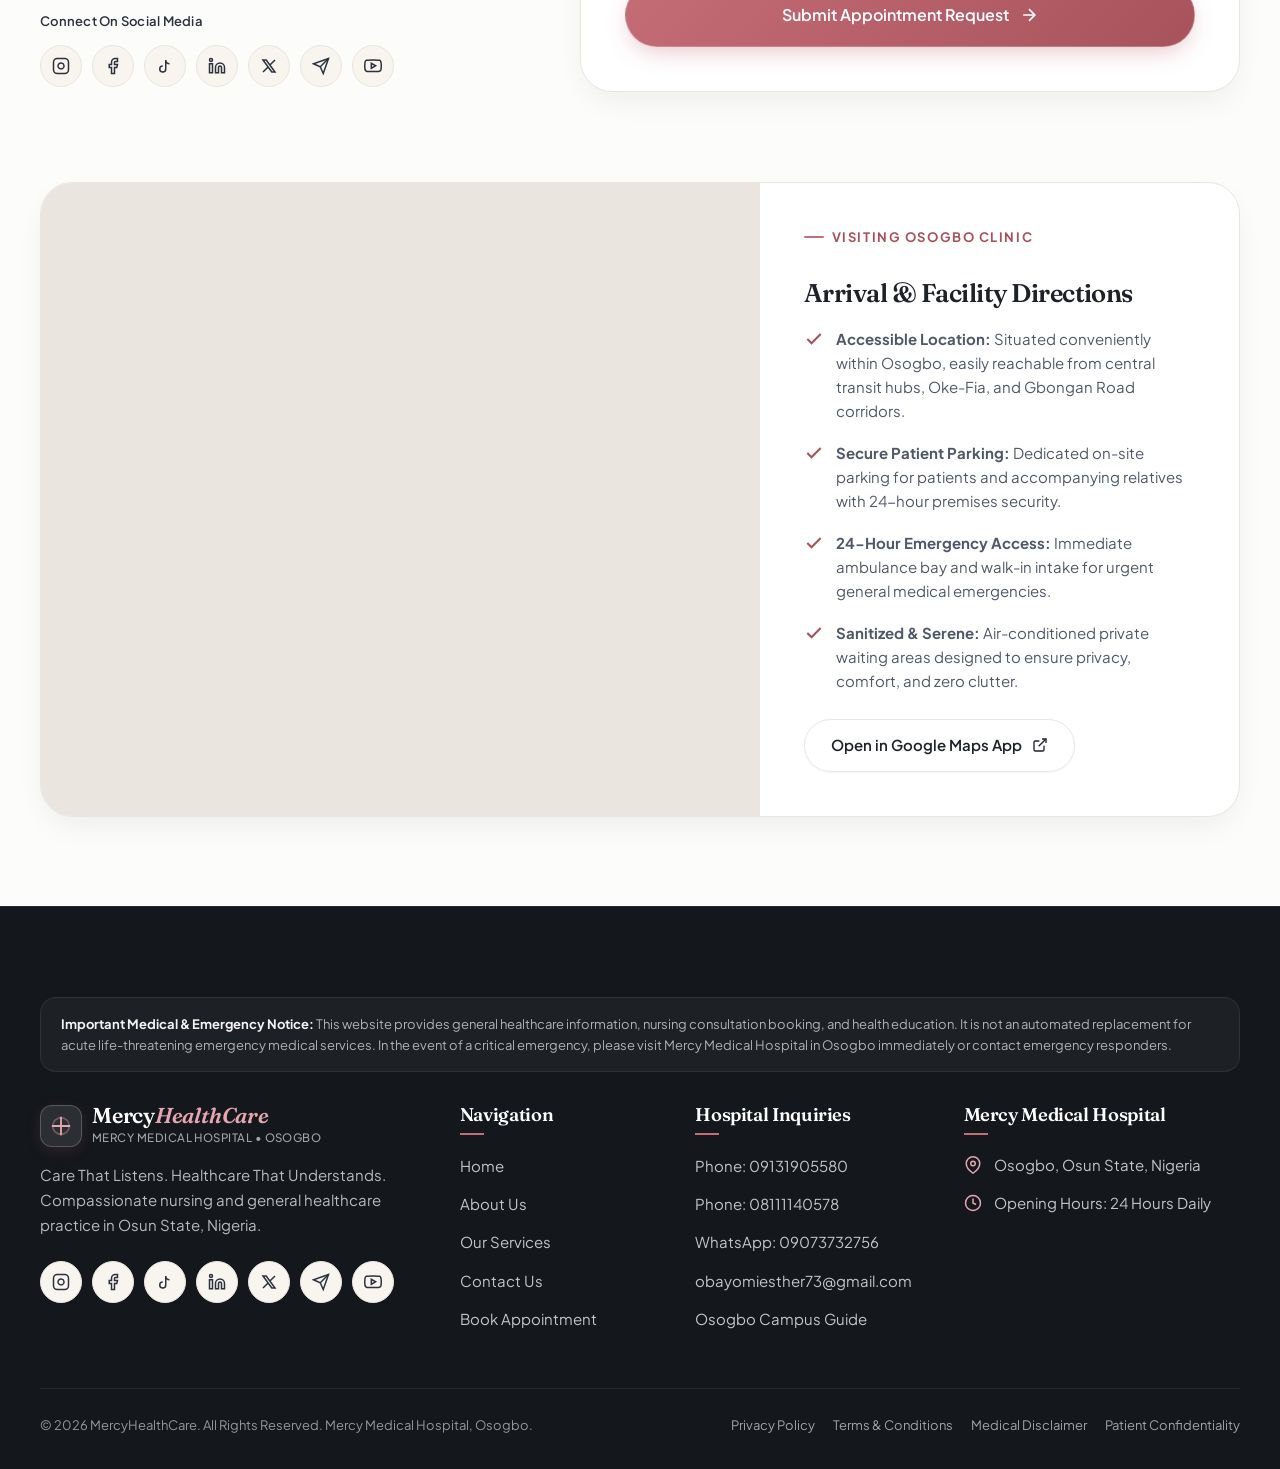
<file: contact.html>
<!DOCTYPE html>
<html lang="en">
<head>
  <meta charset="UTF-8">
  <meta name="viewport" content="width=device-width, initial-scale=1.0">
  <title>Contact Us &bull; Book an Appointment | MercyHealthCare &bull; Osogbo</title>
  <meta name="description" content="Contact MercyHealthCare at Mercy Medical Hospital in Osogbo, Osun State, Nigeria. 24/7 Phone: 09131905580, WhatsApp: 09073732756, Email: obayomiesther73@gmail.com. Book in-person or online consultations.">
  <meta name="keywords" content="Contact MercyHealthCare, Mercy Medical Hospital Osogbo, Hospital Phone Osun State, Nurse Appointment Osogbo, WhatsApp Doctor Osun">

  <!-- Stylesheets -->
  <link rel="stylesheet" href="assets/css/main.css">
  <style>
    .page-hero-banner {
      background: radial-gradient(circle at 80% 20%, rgba(253, 240, 240, 0.85) 0%, rgba(252, 252, 250, 0.95) 60%, var(--color-canvas) 100%);
      padding: clamp(48px, 7vw, 90px) 0 clamp(32px, 5vw, 60px);
      border-bottom: 1px solid var(--color-border);
      text-align: center;
    }

    /* Fast Action Strip */
    .fast-action-strip {
      display: grid;
      grid-template-columns: repeat(auto-fit, minmax(min(100%, 210px), 1fr));
      gap: 14px;
      margin-top: 28px;
      max-width: 980px;
      margin-left: auto;
      margin-right: auto;
    }

    .fast-action-card {
      background: var(--color-surface);
      border: 1px solid var(--color-border);
      border-radius: var(--radius-md);
      padding: 14px 18px;
      display: flex;
      align-items: center;
      gap: 12px;
      box-shadow: var(--shadow-xs);
      transition: all var(--transition-fast);
      text-align: left;
    }

    .fast-action-card:hover {
      transform: translateY(-3px);
      border-color: var(--color-rose-300);
      box-shadow: var(--shadow-sm);
    }

    .fast-action-icon {
      width: 42px;
      height: 42px;
      border-radius: 50%;
      display: flex;
      align-items: center;
      justify-content: center;
      flex-shrink: 0;
    }

    .icon-green { background: #E8F5EE; color: #2E7D5B; }
    .icon-rose { background: var(--color-blush-100); color: var(--color-rose-600); }
    .icon-gold { background: var(--color-champagne-light); color: var(--color-champagne-deep); }
    .icon-blue { background: #EEF4FD; color: #2B6CB0; }

    /* Map & Campus Guide Container */
    .hospital-map-container {
      background: var(--color-surface);
      border: 1px solid var(--color-border);
      border-radius: var(--radius-xl);
      overflow: hidden;
      box-shadow: var(--shadow-md);
      margin-top: clamp(48px, 7vw, 90px);
    }

    .hospital-map-grid {
      display: grid;
      grid-template-columns: 1.2fr 0.8fr;
    }

    .map-embed-wrapper {
      position: relative;
      background: #EAE6DF;
      min-height: 380px;
      display: flex;
      align-items: center;
      justify-content: center;
    }

    .map-embed-wrapper iframe {
      width: 100%;
      height: 100%;
      min-height: 380px;
      border: 0;
    }

    .campus-guide-content {
      padding: clamp(24px, 4vw, 44px);
      display: flex;
      flex-direction: column;
      justify-content: center;
      gap: 18px;
    }

    .guide-bullet-item {
      display: flex;
      align-items: flex-start;
      gap: 12px;
      font-size: 0.9375rem;
      line-height: 1.6;
    }

    .guide-bullet-item svg {
      width: 20px;
      height: 20px;
      color: var(--color-rose-600);
      flex-shrink: 0;
      margin-top: 2px;
    }

    @media (max-width: 900px) {
      .hospital-map-grid {
        grid-template-columns: 1fr;
      }
      .hospital-map-container {
        border-radius: var(--radius-lg);
      }
      .map-embed-wrapper {
        min-height: 280px;
      }
    }
  </style>
</head>
<body>

  <!-- Top Announcement Bar -->
  <div class="top-bar">
    <div class="container top-bar-inner">
      <div class="top-bar-left">
        <div class="top-bar-item">
          <span class="status-dot-active"></span>
          <span><strong>24/7 Available</strong> &bull; Mercy Medical Hospital, Osogbo</span>
        </div>
      </div>
      <div class="top-bar-right">
        <a href="tel:09131905580" class="top-bar-item">
          <svg width="14" height="14" viewBox="0 0 24 24" fill="none" stroke="currentColor" stroke-width="2"><path d="M22 16.92v3a2 2 0 0 1-2.18 2 19.79 19.79 0 0 1-8.63-3.07 19.5 19.5 0 0 1-6-6 19.79 19.79 0 0 1-3.07-8.67A2 2 0 0 1 4.11 2h3a2 2 0 0 1 2 1.72 12.84 12.84 0 0 0 .7 2.81 2 2 0 0 1-.45 2.11L8.09 9.91a16 16 0 0 0 6 6l1.27-1.27a2 2 0 0 1 2.11-.45 12.84 12.84 0 0 0 2.81.7A2 2 0 0 1 22 16.92z"/></svg>
          <span>09131905580</span>
        </a>
        <a href="https://wa.me/2349073732756" target="_blank" rel="noopener" class="top-bar-item">
          <svg width="14" height="14" viewBox="0 0 24 24" fill="none" stroke="currentColor" stroke-width="2"><path d="M21 11.5a8.38 8.38 0 0 1-.9 3.8 8.5 8.5 0 0 1-7.6 4.7 8.38 8.38 0 0 1-3.8-.9L3 21l1.9-5.7a8.38 8.38 0 0 1-.9-3.8 8.5 8.5 0 0 1 4.7-7.6 8.38 8.38 0 0 1 3.8-.9h.5a8.48 8.48 0 0 1 8 8v.5z"/></svg>
          <span>WhatsApp Care</span>
        </a>
      </div>
    </div>
  </div>

  <!-- Sticky Modern Navigation Bar -->
  <header class="site-header">
    <div class="nav-container">
      <a href="index.html" class="brand-logo" aria-label="MercyHealthCare Home">
        <div class="brand-emblem">
          <svg viewBox="0 0 24 24" fill="none" stroke="currentColor" stroke-width="2">
            <path d="M12 2v20M2 12h20"/>
            <circle cx="12" cy="12" r="9" stroke-opacity="0.35"/>
          </svg>
        </div>
        <div class="brand-text">
          <span class="brand-name">Mercy<span>HealthCare</span></span>
          <span class="brand-subtitle">Mercy Medical Hospital &bull; Osogbo</span>
        </div>
      </a>

      <nav class="nav-links" aria-label="Primary Navigation">
        <a href="index.html" class="nav-link">Home</a>
        <a href="about.html" class="nav-link">About Us</a>
        <a href="services.html" class="nav-link">Our Services</a>
        <a href="contact.html" class="nav-link active">Contact Us</a>
      </nav>

      <div class="nav-cta">
        <button type="button" class="btn btn-primary open-appointment-modal">
          <svg width="18" height="18" viewBox="0 0 24 24" fill="none" stroke="currentColor" stroke-width="2"><rect x="3" y="4" width="18" height="18" rx="2" ry="2"/><line x1="16" y1="2" x2="16" y2="6"/><line x1="8" y1="2" x2="8" y2="6"/><line x1="3" y1="10" x2="21" y2="10"/></svg>
          <span>Request an Appointment</span>
        </button>
        <button class="mobile-nav-toggle" id="mobileNavToggle" aria-label="Toggle navigation menu">
          <span></span>
          <span></span>
          <span></span>
        </button>
      </div>
    </div>
  </header>

  <!-- Mobile Drawer -->
  <div class="mobile-drawer" id="mobileDrawer">
    <div class="mobile-drawer-content">
      <div class="mobile-drawer-links">
        <div style="margin-bottom: 24px;">
          <span class="text-eyebrow">MercyHealthCare</span>
          <p style="font-size: 0.875rem; color: var(--color-text-muted);">Mercy Medical Hospital, Osogbo, Osun State</p>
        </div>
        <a href="index.html" class="mobile-drawer-link">Home</a>
        <a href="about.html" class="mobile-drawer-link">About Us</a>
        <a href="services.html" class="mobile-drawer-link">Our Services</a>
        <a href="contact.html" class="mobile-drawer-link active">Contact Us</a>
      </div>
      <div class="mobile-drawer-footer">
        <button type="button" class="btn btn-primary open-appointment-modal" style="width: 100%;">
          Request an Appointment
        </button>
        <div style="font-size: 0.8125rem; color: var(--color-text-muted); text-align: center;">
          24/7 Phone: <a href="tel:09131905580" style="color: var(--color-rose-600); font-weight: 600;">09131905580</a>
        </div>
      </div>
    </div>
  </div>

  <main>
    <!-- ==========================================================================
         CONTACT PAGE HERO
         ========================================================================== -->
    <section class="page-hero-banner">
      <div class="container">
        <span class="text-eyebrow">GET IN TOUCH</span>
        <h1 class="section-title">Let’s Take the Next Step in Your Care.</h1>
        <p class="section-subtitle" style="margin: 0 auto;">
          Whether you need to arrange an in-person clinical consultation at Mercy Medical Hospital in Osogbo, organize remote telehealth, or ask questions about our services, we are here for you 24 hours a day.
        </p>

        <!-- Fast Contact Direct CTAs -->
        <div class="fast-action-strip">
          
          <a href="tel:09131905580" class="fast-action-card">
            <div class="fast-action-icon icon-rose">
              <svg width="20" height="20" viewBox="0 0 24 24" fill="none" stroke="currentColor" stroke-width="2"><path d="M22 16.92v3a2 2 0 0 1-2.18 2 19.79 19.79 0 0 1-8.63-3.07 19.5 19.5 0 0 1-6-6 19.79 19.79 0 0 1-3.07-8.67A2 2 0 0 1 4.11 2h3a2 2 0 0 1 2 1.72 12.84 12.84 0 0 0 .7 2.81 2 2 0 0 1-.45 2.11L8.09 9.91a16 16 0 0 0 6 6l1.27-1.27a2 2 0 0 1 2.11-.45 12.84 12.84 0 0 0 2.81.7A2 2 0 0 1 22 16.92z"/></svg>
            </div>
            <div>
              <span style="display: block; font-size: 0.75rem; text-transform: uppercase; color: var(--color-text-muted); font-weight: 700;">Direct Phone</span>
              <strong style="font-size: 0.9375rem; color: var(--color-charcoal-900);">09131905580</strong>
            </div>
          </a>

          <a href="https://wa.me/2349073732756" target="_blank" rel="noopener" class="fast-action-card">
            <div class="fast-action-icon icon-green">
              <svg width="20" height="20" viewBox="0 0 24 24" fill="none" stroke="currentColor" stroke-width="2"><path d="M21 11.5a8.38 8.38 0 0 1-.9 3.8 8.5 8.5 0 0 1-7.6 4.7 8.38 8.38 0 0 1-3.8-.9L3 21l1.9-5.7a8.38 8.38 0 0 1-.9-3.8 8.5 8.5 0 0 1 4.7-7.6 8.38 8.38 0 0 1 3.8-.9h.5a8.48 8.48 0 0 1 8 8v.5z"/></svg>
            </div>
            <div>
              <span style="display: block; font-size: 0.75rem; text-transform: uppercase; color: var(--color-text-muted); font-weight: 700;">WhatsApp Desk</span>
              <strong style="font-size: 0.9375rem; color: var(--color-charcoal-900);">09073732756</strong>
            </div>
          </a>

          <a href="mailto:obayomiesther73@gmail.com" class="fast-action-card">
            <div class="fast-action-icon icon-blue">
              <svg width="20" height="20" viewBox="0 0 24 24" fill="none" stroke="currentColor" stroke-width="2"><path d="M4 4h16c1.1 0 2 .9 2 2v12c0 1.1-.9 2-2 2H4c-1.1 0-2-.9-2-2V6c0-1.1.9-2 2-2z"/><polyline points="22,6 12,13 2,6"/></svg>
            </div>
            <div>
              <span style="display: block; font-size: 0.75rem; text-transform: uppercase; color: var(--color-text-muted); font-weight: 700;">Email Inquiries</span>
              <strong style="font-size: 0.875rem; color: var(--color-charcoal-900);">obayomiesther73...</strong>
            </div>
          </a>

          <div class="fast-action-card">
            <div class="fast-action-icon icon-gold">
              <svg width="20" height="20" viewBox="0 0 24 24" fill="none" stroke="currentColor" stroke-width="2"><circle cx="12" cy="12" r="10"/><polyline points="12 6 12 12 16 14"/></svg>
            </div>
            <div>
              <span style="display: block; font-size: 0.75rem; text-transform: uppercase; color: var(--color-text-muted); font-weight: 700;">Operating Hours</span>
              <strong style="font-size: 0.9375rem; color: var(--color-charcoal-900);">24 Hours Daily</strong>
            </div>
          </div>

        </div>
      </div>
    </section>

    <!-- ==========================================================================
         CONTACT CARDS & INTERACTIVE APPOINTMENT FORM
         ========================================================================== -->
    <section class="section-padding">
      <div class="container">
        <div class="contact-layout">
          
          <!-- Left: Information Cards & Hospital Identity -->
          <div class="contact-info-panel reveal-on-scroll">
            <div>
              <span class="text-eyebrow">FACILITY DETAILS</span>
              <h2 class="section-title" style="font-size: 2.1rem; margin-bottom: 14px;">Mercy Medical Hospital</h2>
              <p style="font-size: 0.9375rem; color: var(--color-text-body); line-height: 1.65; margin-bottom: 24px;">
                Our clinical center in Osogbo offers tranquil consultation suites, attentive patient admissions, and dedicated nursing care around the clock.
              </p>
            </div>

            <!-- Card: Location -->
            <div class="contact-card">
              <div class="contact-card-icon">
                <svg viewBox="0 0 24 24" fill="none" stroke="currentColor" stroke-width="2"><path d="M21 10c0 7-9 13-9 13s-9-6-9-13a9 9 0 0 1 18 0z"/><circle cx="12" cy="10" r="3"/></svg>
              </div>
              <div class="contact-card-info">
                <h4>Hospital Location</h4>
                <p>Mercy Medical Hospital</p>
                <p style="color: var(--color-text-muted); font-size: 0.875rem;">Osogbo, Osun State, Nigeria</p>
              </div>
            </div>

            <!-- Card: Phone Numbers -->
            <div class="contact-card">
              <div class="contact-card-icon">
                <svg viewBox="0 0 24 24" fill="none" stroke="currentColor" stroke-width="2"><path d="M22 16.92v3a2 2 0 0 1-2.18 2 19.79 19.79 0 0 1-8.63-3.07 19.5 19.5 0 0 1-6-6 19.79 19.79 0 0 1-3.07-8.67A2 2 0 0 1 4.11 2h3a2 2 0 0 1 2 1.72 12.84 12.84 0 0 0 .7 2.81 2 2 0 0 1-.45 2.11L8.09 9.91a16 16 0 0 0 6 6l1.27-1.27a2 2 0 0 1 2.11-.45 12.84 12.84 0 0 0 2.81.7A2 2 0 0 1 22 16.92z"/></svg>
              </div>
              <div class="contact-card-info">
                <h4>Telephone Inquiries</h4>
                <p><a href="tel:09131905580">09131905580</a> &bull; Primary Line</p>
                <p><a href="tel:08111140578">08111140578</a> &bull; Alternate Line</p>
              </div>
            </div>

            <!-- Card: WhatsApp -->
            <div class="contact-card">
              <div class="contact-card-icon" style="background: #E8F5EE; color: #2E7D5B; border-color: rgba(46,125,91,0.25);">
                <svg viewBox="0 0 24 24" fill="none" stroke="currentColor" stroke-width="2"><path d="M21 11.5a8.38 8.38 0 0 1-.9 3.8 8.5 8.5 0 0 1-7.6 4.7 8.38 8.38 0 0 1-3.8-.9L3 21l1.9-5.7a8.38 8.38 0 0 1-.9-3.8 8.5 8.5 0 0 1 4.7-7.6 8.38 8.38 0 0 1 3.8-.9h.5a8.48 8.48 0 0 1 8 8v.5z"/></svg>
              </div>
              <div class="contact-card-info">
                <h4>Direct WhatsApp Care</h4>
                <p><a href="https://wa.me/2349073732756" target="_blank" rel="noopener" style="color: #2E7D5B;">09073732756</a></p>
                <p style="color: var(--color-text-muted); font-size: 0.875rem;">Fast messaging for appointments &amp; triage</p>
              </div>
            </div>

            <!-- Card: Email -->
            <div class="contact-card">
              <div class="contact-card-icon">
                <svg viewBox="0 0 24 24" fill="none" stroke="currentColor" stroke-width="2"><path d="M4 4h16c1.1 0 2 .9 2 2v12c0 1.1-.9 2-2 2H4c-1.1 0-2-.9-2-2V6c0-1.1.9-2 2-2z"/><polyline points="22,6 12,13 2,6"/></svg>
              </div>
              <div class="contact-card-info">
                <h4>Direct Email</h4>
                <p><a href="mailto:obayomiesther73@gmail.com">obayomiesther73@gmail.com</a></p>
                <p style="color: var(--color-text-muted); font-size: 0.875rem;">Medical records &amp; administrative questions</p>
              </div>
            </div>

            <!-- Card: Hours -->
            <div class="contact-card">
              <div class="contact-card-icon">
                <svg viewBox="0 0 24 24" fill="none" stroke="currentColor" stroke-width="2"><circle cx="12" cy="12" r="10"/><polyline points="12 6 12 12 16 14"/></svg>
              </div>
              <div class="contact-card-info">
                <h4>Operating Schedule</h4>
                <p><strong>Open 24 Hours / 7 Days a Week</strong></p>
                <p style="color: var(--color-text-muted); font-size: 0.875rem;">Inpatient, Outpatient &amp; Telehealth</p>
              </div>
            </div>

            <!-- Social Media Hub -->
            <div style="margin-top: 10px;">
              <span class="form-label" style="margin-bottom: 12px;">Connect On Social Media</span>
              <div class="social-links-bar">
                <a href="https://instagram.com" target="_blank" rel="noopener" class="social-link-btn" aria-label="Instagram"><svg viewBox="0 0 24 24" fill="none" stroke="currentColor" stroke-width="2"><rect x="2" y="2" width="20" height="20" rx="5" ry="5"/><path d="M16 11.37A4 4 0 1 1 12.63 8 4 4 0 0 1 16 11.37z"/><line x1="17.5" y1="6.5" x2="17.51" y2="6.5"/></svg></a>
                <a href="https://facebook.com" target="_blank" rel="noopener" class="social-link-btn" aria-label="Facebook"><svg viewBox="0 0 24 24" fill="none" stroke="currentColor" stroke-width="2"><path d="M18 2h-3a5 5 0 0 0-5 5v3H7v4h3v8h4v-8h3l1-4h-4V7a1 1 0 0 1 1-1h3z"/></svg></a>
                <a href="https://tiktok.com" target="_blank" rel="noopener" class="social-link-btn" aria-label="TikTok"><svg viewBox="0 0 24 24" fill="none" stroke="currentColor" stroke-width="2"><path d="M9 12a4 4 0 1 0 4 4V4a5 5 0 0 0 5 5"/></svg></a>
                <a href="https://linkedin.com" target="_blank" rel="noopener" class="social-link-btn" aria-label="LinkedIn"><svg viewBox="0 0 24 24" fill="none" stroke="currentColor" stroke-width="2"><path d="M16 8a6 6 0 0 1 6 6v7h-4v-7a2 2 0 0 0-2-2 2 2 0 0 0-2 2v7h-4v-7a6 6 0 0 1 6-6z"/><rect x="2" y="9" width="4" height="12"/><circle cx="4" cy="4" r="2"/></svg></a>
                <a href="https://x.com" target="_blank" rel="noopener" class="social-link-btn" aria-label="X Twitter"><svg viewBox="0 0 24 24" fill="none" stroke="currentColor" stroke-width="2"><path d="M4 4l11.733 16h4.267l-11.733-16zM4 20l6.768-6.768M20 4l-6.768 6.768"/></svg></a>
                <a href="https://t.me" target="_blank" rel="noopener" class="social-link-btn" aria-label="Telegram"><svg viewBox="0 0 24 24" fill="none" stroke="currentColor" stroke-width="2"><line x1="22" y1="2" x2="11" y2="13"/><polygon points="22 2 15 22 11 13 2 9 22 2"/></svg></a>
                <a href="https://youtube.com" target="_blank" rel="noopener" class="social-link-btn" aria-label="YouTube"><svg viewBox="0 0 24 24" fill="none" stroke="currentColor" stroke-width="2"><path d="M22.54 6.42a2.78 2.78 0 0 0-1.94-2C18.88 4 12 4 12 4s-6.88 0-8.6.46a2.78 2.78 0 0 0-1.94 2A29 29 0 0 0 1 11.75a29 29 0 0 0 .46 5.33A2.78 2.78 0 0 0 3.4 19c1.72.46 8.6.46 8.6.46s6.88 0 8.6-.46a2.78 2.78 0 0 0 1.94-2 29 29 0 0 0 .46-5.25 29 29 0 0 0-.46-5.33z"/><polygon points="9.75 15.02 15.5 11.75 9.75 8.48 9.75 15.02"/></svg></a>
              </div>
            </div>
          </div>

          <!-- Right: Complete Dedicated Appointment Request Form -->
          <div class="contact-form-panel reveal-on-scroll">
            <span class="text-eyebrow">ONLINE BOOKING DESK</span>
            <h3 class="form-title">Request an Appointment</h3>
            <p class="form-subtitle">
              Complete your preferred details and our clinical team at Mercy Medical Hospital will confirm your session.
            </p>

            <form id="contactAppointmentForm">
              <div class="form-grid">
                
                <!-- Full Name -->
                <div class="form-floating-group">
                  <label class="form-label" for="cpFullName">Full Name *</label>
                  <input type="text" id="cpFullName" name="fullName" class="form-control" placeholder="e.g. Bola Olalekan" required>
                </div>

                <!-- Phone -->
                <div class="form-floating-group">
                  <label class="form-label" for="cpPhone">Phone Number *</label>
                  <input type="tel" id="cpPhone" name="phone" class="form-control" placeholder="e.g. 09131905580" required>
                </div>

                <!-- Email -->
                <div class="form-floating-group">
                  <label class="form-label" for="cpEmail">Email Address</label>
                  <input type="email" id="cpEmail" name="email" class="form-control" placeholder="e.g. bola@example.com">
                </div>

                <!-- Preferred Contact Method -->
                <div class="form-floating-group">
                  <label class="form-label" for="cpPreferredContact">Preferred Contact Method *</label>
                  <select id="cpPreferredContact" name="preferredContact" class="form-control">
                    <option value="WhatsApp">WhatsApp (Fastest)</option>
                    <option value="Phone Call">Direct Phone Call</option>
                    <option value="Email">Email Confirmation</option>
                  </select>
                </div>

                <!-- Reason / Service -->
                <div class="form-group-full">
                  <label class="form-label" for="cpReason">Reason for Appointment / Service *</label>
                  <select id="cpReason" name="reason" class="form-control">
                    <option value="General Health Consultation">General Health Consultation</option>
                    <option value="Preventive Healthcare">Preventive Healthcare</option>
                    <option value="Routine Health Screening">Routine Health Screening</option>
                    <option value="Vital Signs &amp; Health Monitoring">Vital Signs &amp; Health Monitoring</option>
                    <option value="Family Healthcare">Family Healthcare</option>
                    <option value="Women’s Health Support">Women’s Health Support</option>
                    <option value="Children’s Health Support">Children’s Health Support</option>
                    <option value="Elderly Care">Elderly Care</option>
                    <option value="Health Education &amp; Counseling">Health Education &amp; Counseling</option>
                    <option value="Wellness &amp; Lifestyle Guidance">Wellness &amp; Lifestyle Guidance</option>
                    <option value="Chronic Health Monitoring">Chronic Health Monitoring</option>
                    <option value="Telehealth Consultation">Telehealth Consultation</option>
                    <option value="Follow-Up &amp; Patient Support">Follow-Up &amp; Patient Support</option>
                    <option value="Basic Health Assessment">Basic Health Assessment</option>
                  </select>
                </div>

                <!-- Consultation Type -->
                <div class="form-group-full">
                  <label class="form-label">Consultation Format *</label>
                  <div class="radio-pill-group">
                    <label class="radio-pill-label">
                      <input type="radio" name="consultationType" value="In-Person (Mercy Medical Hospital, Osogbo)" checked>
                      <span>In-Person at Mercy Medical Hospital</span>
                    </label>
                    <label class="radio-pill-label">
                      <input type="radio" name="consultationType" value="Online Telehealth Consultation">
                      <span>Online Telehealth Consultation</span>
                    </label>
                  </div>
                </div>

                <!-- Date -->
                <div class="form-floating-group">
                  <label class="form-label" for="cpDate">Preferred Date</label>
                  <input type="date" id="cpDate" name="date" class="form-control">
                </div>

                <!-- Time -->
                <div class="form-floating-group">
                  <label class="form-label" for="cpTime">Preferred Time</label>
                  <select id="cpTime" name="time" class="form-control">
                    <option value="Morning (8:00 AM - 12:00 PM)">Morning (8:00 AM - 12:00 PM)</option>
                    <option value="Afternoon (12:00 PM - 4:00 PM)">Afternoon (12:00 PM - 4:00 PM)</option>
                    <option value="Evening (4:00 PM - 8:00 PM)">Evening (4:00 PM - 8:00 PM)</option>
                    <option value="24/7 Urgent Window">24/7 Urgent Window</option>
                  </select>
                </div>

                <!-- Message -->
                <div class="form-group-full">
                  <label class="form-label" for="cpMessage">Additional Message or Symptoms</label>
                  <textarea id="cpMessage" name="message" class="form-control" rows="4" placeholder="Share any relevant context, past medical notes, or specific scheduling requests..."></textarea>
                </div>

                <div class="form-group-full" style="margin-top: 10px;">
                  <button type="submit" class="btn btn-primary" style="width: 100%; padding: 18px; font-size: 1rem;">
                    <span>Submit Appointment Request</span>
                    <svg width="20" height="20" viewBox="0 0 24 24" fill="none" stroke="currentColor" stroke-width="2"><line x1="5" y1="12" x2="19" y2="12"/><polyline points="12 5 19 12 12 19"/></svg>
                  </button>
                </div>

              </div>
            </form>

            <div class="form-success-box" id="contactSuccessBox"></div>
          </div>

        </div>

        <!-- ==========================================================================
             GOOGLE MAPS / LOCATION & ARRIVAL GUIDE FOR OSOGBO
             ========================================================================== -->
        <div class="hospital-map-container reveal-on-scroll">
          <div class="hospital-map-grid">
            
            <!-- Map Embed -->
            <div class="map-embed-wrapper">
              <iframe 
                src="https://www.google.com/maps/embed?pb=!1m18!1m12!1m3!1d126438.28587123999!2d4.462725227749171!3d7.771343759901416!2m3!1f0!2f0!3f0!3m2!1i1024!2i768!4f13.1!3m3!1m2!1s0x103787fb9a0f443b%3A0xe54122d2ee5fc4b1!2sOsogbo%2C%20Osun!5e0!3m2!1sen!2sng!4v1711200000000!5m2!1sen!2sng"
                allowfullscreen="" 
                loading="lazy" 
                referrerpolicy="no-referrer-when-downgrade"
                title="Mercy Medical Hospital Osogbo Osun State Location Map">
              </iframe>
            </div>

            <!-- Campus & Visitor Guide -->
            <div class="campus-guide-content">
              <span class="text-eyebrow">VISITING OSOGBO CLINIC</span>
              <h3 style="font-family: var(--font-serif); font-size: 1.6rem; color: var(--color-charcoal-900);">
                Arrival &amp; Facility Directions
              </h3>
              
              <div class="guide-bullet-item">
                <svg viewBox="0 0 24 24" fill="none" stroke="currentColor" stroke-width="2.5"><polyline points="20 6 9 17 4 12"/></svg>
                <div>
                  <strong>Accessible Location:</strong> Situated conveniently within Osogbo, easily reachable from central transit hubs, Oke-Fia, and Gbongan Road corridors.
                </div>
              </div>

              <div class="guide-bullet-item">
                <svg viewBox="0 0 24 24" fill="none" stroke="currentColor" stroke-width="2.5"><polyline points="20 6 9 17 4 12"/></svg>
                <div>
                  <strong>Secure Patient Parking:</strong> Dedicated on-site parking for patients and accompanying relatives with 24-hour premises security.
                </div>
              </div>

              <div class="guide-bullet-item">
                <svg viewBox="0 0 24 24" fill="none" stroke="currentColor" stroke-width="2.5"><polyline points="20 6 9 17 4 12"/></svg>
                <div>
                  <strong>24-Hour Emergency Access:</strong> Immediate ambulance bay and walk-in intake for urgent general medical emergencies.
                </div>
              </div>

              <div class="guide-bullet-item">
                <svg viewBox="0 0 24 24" fill="none" stroke="currentColor" stroke-width="2.5"><polyline points="20 6 9 17 4 12"/></svg>
                <div>
                  <strong>Sanitized &amp; Serene:</strong> Air-conditioned private waiting areas designed to ensure privacy, comfort, and zero clutter.
                </div>
              </div>

              <div style="margin-top: 8px;">
                <a href="https://maps.google.com/?q=Osogbo,Osun+State,Nigeria" target="_blank" rel="noopener" class="btn btn-secondary">
                  <span>Open in Google Maps App</span>
                  <svg width="16" height="16" viewBox="0 0 24 24" fill="none" stroke="currentColor" stroke-width="2"><path d="M18 13v6a2 2 0 0 1-2 2H5a2 2 0 0 1-2-2V8a2 2 0 0 1 2-2h6"/><polyline points="15 3 21 3 21 9"/><line x1="10" y1="14" x2="21" y2="3"/></svg>
                </a>
              </div>
            </div>

          </div>
        </div>

      </div>
    </section>
  </main>

  <!-- Global Modal for Header Buttons -->
  <div class="appointment-modal-backdrop" id="appointmentModal" role="dialog" aria-modal="true">
    <div class="appointment-modal-window">
      <button class="modal-close-btn" id="closeModalBtn" aria-label="Close modal">
        <svg width="18" height="18" viewBox="0 0 24 24" fill="none" stroke="currentColor" stroke-width="2"><line x1="18" y1="6" x2="6" y2="18"/><line x1="6" y1="6" x2="18" y2="18"/></svg>
      </button>

      <div style="margin-bottom: 24px;">
        <span class="text-eyebrow">MERCY MEDICAL HOSPITAL &bull; OSOGBO</span>
        <h3 class="form-title">Request an Appointment</h3>
        <p class="form-subtitle">Fill out the details below to schedule your consultation.</p>
      </div>

      <form id="appointmentModalForm">
        <div class="form-grid">
          <div class="form-floating-group">
            <label class="form-label" for="mFullName">Full Name *</label>
            <input type="text" id="mFullName" name="fullName" class="form-control" required placeholder="Your full name">
          </div>
          <div class="form-floating-group">
            <label class="form-label" for="mPhone">Phone Number *</label>
            <input type="tel" id="mPhone" name="phone" class="form-control" required placeholder="e.g. 09131905580">
          </div>
          <div class="form-floating-group">
            <label class="form-label" for="mEmail">Email Address</label>
            <input type="email" id="mEmail" name="email" class="form-control" placeholder="name@example.com">
          </div>
          <div class="form-floating-group">
            <label class="form-label" for="modalServiceSelect">Service</label>
            <select id="modalServiceSelect" name="reason" class="form-control">
              <option value="General Health Consultation">General Health Consultation</option>
              <option value="Preventive Healthcare">Preventive Healthcare</option>
              <option value="Routine Health Screening">Routine Health Screening</option>
              <option value="Vital Signs &amp; Health Monitoring">Vital Signs &amp; Health Monitoring</option>
              <option value="Family Healthcare">Family Healthcare</option>
              <option value="Telehealth Consultation">Telehealth Consultation</option>
            </select>
          </div>
          <div class="form-group-full">
            <label class="form-label">Consultation Format *</label>
            <div class="radio-pill-group">
              <label class="radio-pill-label">
                <input type="radio" name="consultationType" value="In-Person (Mercy Medical Hospital, Osogbo)" checked>
                <span>In-Person at Hospital</span>
              </label>
              <label class="radio-pill-label">
                <input type="radio" name="consultationType" value="Online Telehealth Consultation">
                <span>Online / Telehealth</span>
              </label>
            </div>
          </div>
          <div class="form-floating-group">
            <label class="form-label" for="mDate">Preferred Date</label>
            <input type="date" id="mDate" name="date" class="form-control">
          </div>
          <div class="form-floating-group">
            <label class="form-label" for="mTime">Preferred Time</label>
            <select id="mTime" name="time" class="form-control">
              <option value="Morning (8:00 AM - 12:00 PM)">Morning</option>
              <option value="Afternoon (12:00 PM - 4:00 PM)">Afternoon</option>
              <option value="Evening (4:00 PM - 8:00 PM)">Evening</option>
            </select>
          </div>
          <div class="form-group-full">
            <label class="form-label" for="mMessage">Notes or Symptoms</label>
            <textarea id="mMessage" name="message" class="form-control" rows="3" placeholder="Brief description of your health inquiry..."></textarea>
          </div>
          <div class="form-group-full" style="margin-top: 10px;">
            <button type="submit" class="btn btn-primary" style="width: 100%; padding: 16px;">
              <span>Submit Appointment Request</span>
            </button>
          </div>
        </div>
      </form>

      <div class="form-success-box" id="modalSuccessBox"></div>
    </div>
  </div>

  <!-- Global Footer -->
  <footer class="site-footer">
    <div class="container">
      <div class="footer-legal-notice">
        <strong>Important Medical &amp; Emergency Notice:</strong> This website provides general healthcare information, nursing consultation booking, and health education. It is not an automated replacement for acute life-threatening emergency medical services. In the event of a critical emergency, please visit Mercy Medical Hospital in Osogbo immediately or contact emergency responders.
      </div>
      <div class="footer-grid">
        <div class="footer-brand">
          <div class="brand-logo" style="color: #FFFFFF;">
            <div class="brand-emblem" style="background: rgba(255,255,255,0.1); border-color: rgba(255,255,255,0.2); color: var(--color-rose-300);">
              <svg viewBox="0 0 24 24" fill="none" stroke="currentColor" stroke-width="2"><path d="M12 2v20M2 12h20"/><circle cx="12" cy="12" r="9" stroke-opacity="0.35"/></svg>
            </div>
            <div class="brand-text">
              <span class="brand-name" style="color: #FFFFFF;">Mercy<span style="color: var(--color-rose-300);">HealthCare</span></span>
              <span class="brand-subtitle" style="color: rgba(255,255,255,0.6);">Mercy Medical Hospital &bull; Osogbo</span>
            </div>
          </div>
          <p>Care That Listens. Healthcare That Understands. Compassionate nursing and general healthcare practice in Osun State, Nigeria.</p>
          <div class="social-links-bar">
            <a href="https://instagram.com" target="_blank" rel="noopener" class="social-link-btn" aria-label="Instagram"><svg viewBox="0 0 24 24" fill="none" stroke="currentColor" stroke-width="2"><rect x="2" y="2" width="20" height="20" rx="5" ry="5"/><path d="M16 11.37A4 4 0 1 1 12.63 8 4 4 0 0 1 16 11.37z"/><line x1="17.5" y1="6.5" x2="17.51" y2="6.5"/></svg></a>
            <a href="https://facebook.com" target="_blank" rel="noopener" class="social-link-btn" aria-label="Facebook"><svg viewBox="0 0 24 24" fill="none" stroke="currentColor" stroke-width="2"><path d="M18 2h-3a5 5 0 0 0-5 5v3H7v4h3v8h4v-8h3l1-4h-4V7a1 1 0 0 1 1-1h3z"/></svg></a>
            <a href="https://tiktok.com" target="_blank" rel="noopener" class="social-link-btn" aria-label="TikTok"><svg viewBox="0 0 24 24" fill="none" stroke="currentColor" stroke-width="2"><path d="M9 12a4 4 0 1 0 4 4V4a5 5 0 0 0 5 5"/></svg></a>
            <a href="https://linkedin.com" target="_blank" rel="noopener" class="social-link-btn" aria-label="LinkedIn"><svg viewBox="0 0 24 24" fill="none" stroke="currentColor" stroke-width="2"><path d="M16 8a6 6 0 0 1 6 6v7h-4v-7a2 2 0 0 0-2-2 2 2 0 0 0-2 2v7h-4v-7a6 6 0 0 1 6-6z"/><rect x="2" y="9" width="4" height="12"/><circle cx="4" cy="4" r="2"/></svg></a>
            <a href="https://x.com" target="_blank" rel="noopener" class="social-link-btn" aria-label="X Twitter"><svg viewBox="0 0 24 24" fill="none" stroke="currentColor" stroke-width="2"><path d="M4 4l11.733 16h4.267l-11.733-16zM4 20l6.768-6.768M20 4l-6.768 6.768"/></svg></a>
            <a href="https://t.me" target="_blank" rel="noopener" class="social-link-btn" aria-label="Telegram"><svg viewBox="0 0 24 24" fill="none" stroke="currentColor" stroke-width="2"><line x1="22" y1="2" x2="11" y2="13"/><polygon points="22 2 15 22 11 13 2 9 22 2"/></svg></a>
            <a href="https://youtube.com" target="_blank" rel="noopener" class="social-link-btn" aria-label="YouTube"><svg viewBox="0 0 24 24" fill="none" stroke="currentColor" stroke-width="2"><path d="M22.54 6.42a2.78 2.78 0 0 0-1.94-2C18.88 4 12 4 12 4s-6.88 0-8.6.46a2.78 2.78 0 0 0-1.94 2A29 29 0 0 0 1 11.75a29 29 0 0 0 .46 5.33A2.78 2.78 0 0 0 3.4 19c1.72.46 8.6.46 8.6.46s6.88 0 8.6-.46a2.78 2.78 0 0 0 1.94-2 29 29 0 0 0 .46-5.25 29 29 0 0 0-.46-5.33z"/><polygon points="9.75 15.02 15.5 11.75 9.75 8.48 9.75 15.02"/></svg></a>
          </div>
        </div>

        <div class="footer-col">
          <h4>Navigation</h4>
          <ul class="footer-links">
            <li><a href="index.html">Home</a></li>
            <li><a href="about.html">About Us</a></li>
            <li><a href="services.html">Our Services</a></li>
            <li><a href="contact.html">Contact Us</a></li>
            <li><a href="#" class="open-appointment-modal">Book Appointment</a></li>
          </ul>
        </div>

        <div class="footer-col">
          <h4>Hospital Inquiries</h4>
          <ul class="footer-links">
            <li><a href="tel:09131905580">Phone: 09131905580</a></li>
            <li><a href="tel:08111140578">Phone: 08111140578</a></li>
            <li><a href="https://wa.me/2349073732756">WhatsApp: 09073732756</a></li>
            <li><a href="mailto:obayomiesther73@gmail.com">obayomiesther73@gmail.com</a></li>
            <li><a href="contact.html">Osogbo Campus Guide</a></li>
          </ul>
        </div>

        <div class="footer-col">
          <h4>Mercy Medical Hospital</h4>
          <div class="footer-contact-item">
            <svg viewBox="0 0 24 24" fill="none" stroke="currentColor" stroke-width="2"><path d="M21 10c0 7-9 13-9 13s-9-6-9-13a9 9 0 0 1 18 0z"/><circle cx="12" cy="10" r="3"/></svg>
            <span>Osogbo, Osun State, Nigeria</span>
          </div>
          <div class="footer-contact-item">
            <svg viewBox="0 0 24 24" fill="none" stroke="currentColor" stroke-width="2"><circle cx="12" cy="12" r="10"/><polyline points="12 6 12 12 16 14"/></svg>
            <span>Opening Hours: 24 Hours Daily</span>
          </div>
        </div>
      </div>
      <div class="footer-bottom">
        <div>&copy; 2026 MercyHealthCare. All Rights Reserved. Mercy Medical Hospital, Osogbo.</div>
        <div class="footer-bottom-links">
          <a href="#">Privacy Policy</a>
          <a href="#">Terms &amp; Conditions</a>
          <a href="#">Medical Disclaimer</a>
          <a href="#">Patient Confidentiality</a>
        </div>
      </div>
    </div>
  </footer>

  <script src="assets/js/main.js"></script>
</body>
</html>
</file>
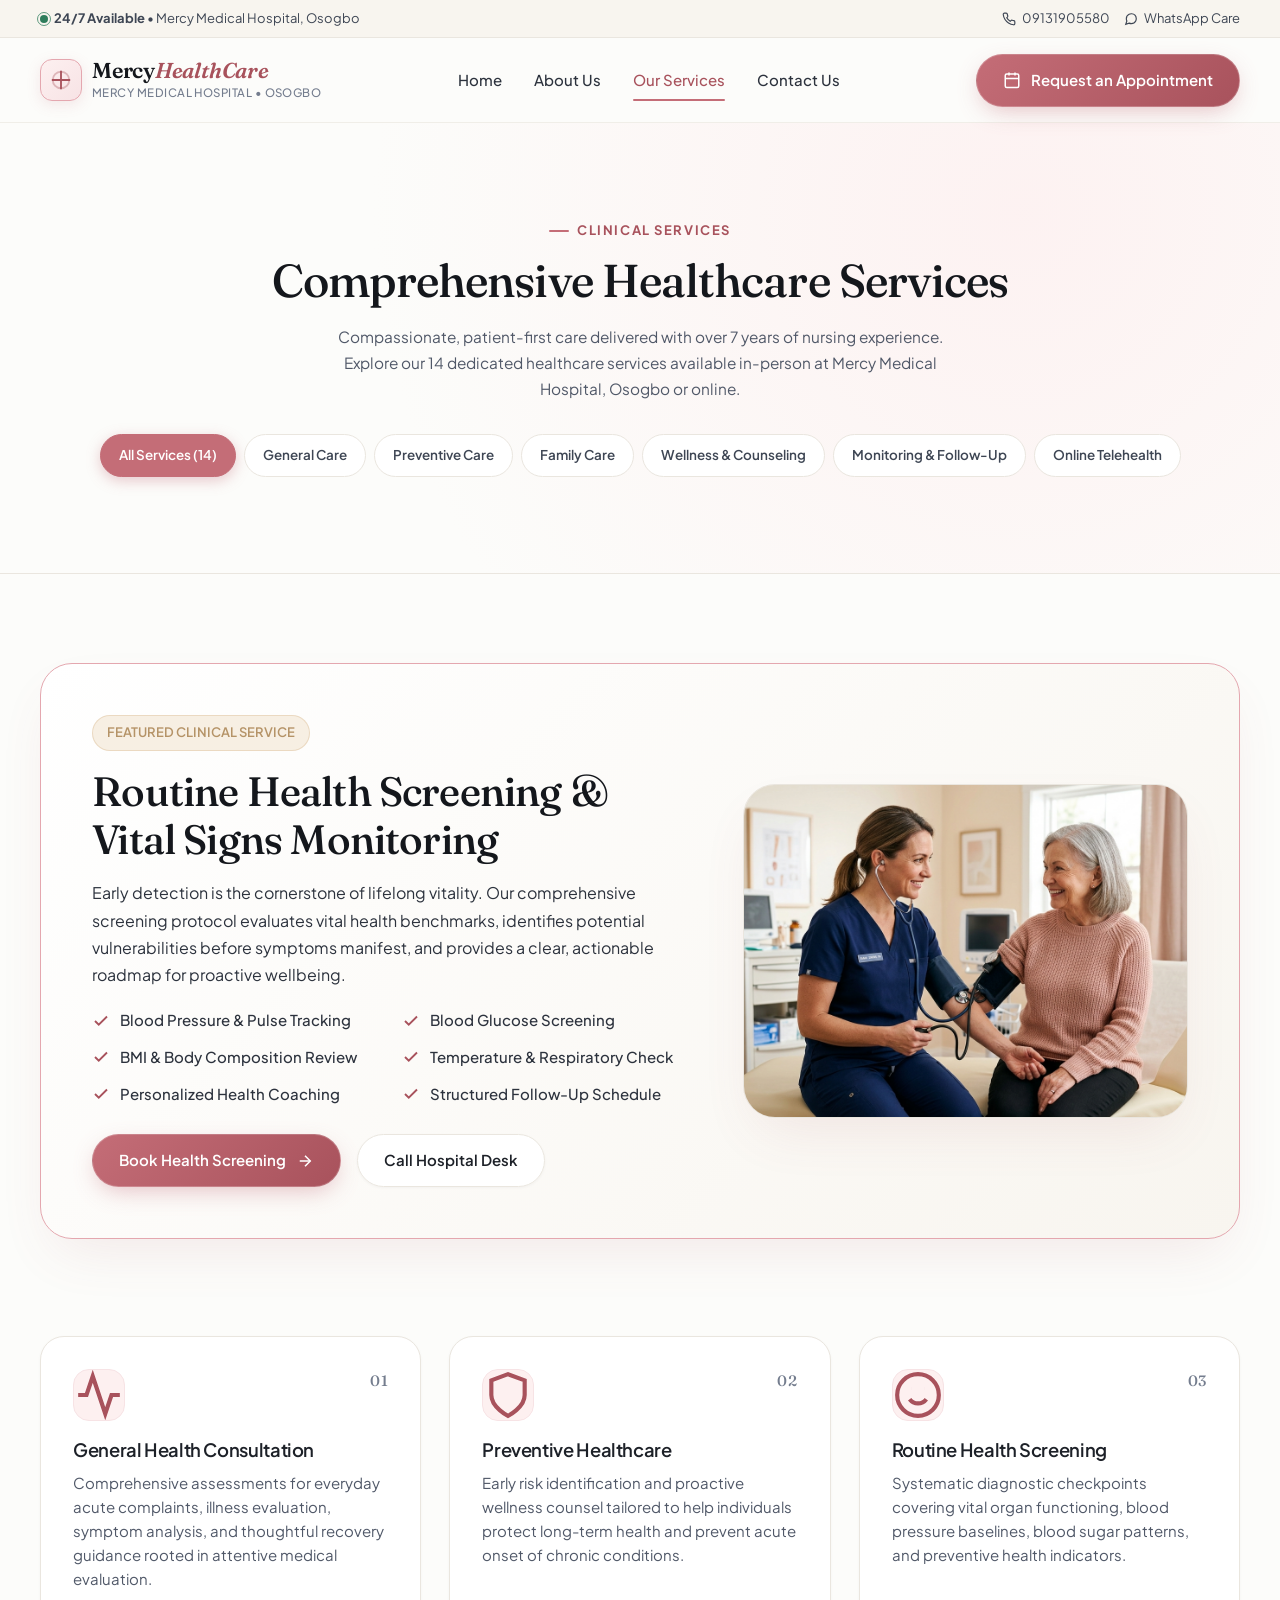
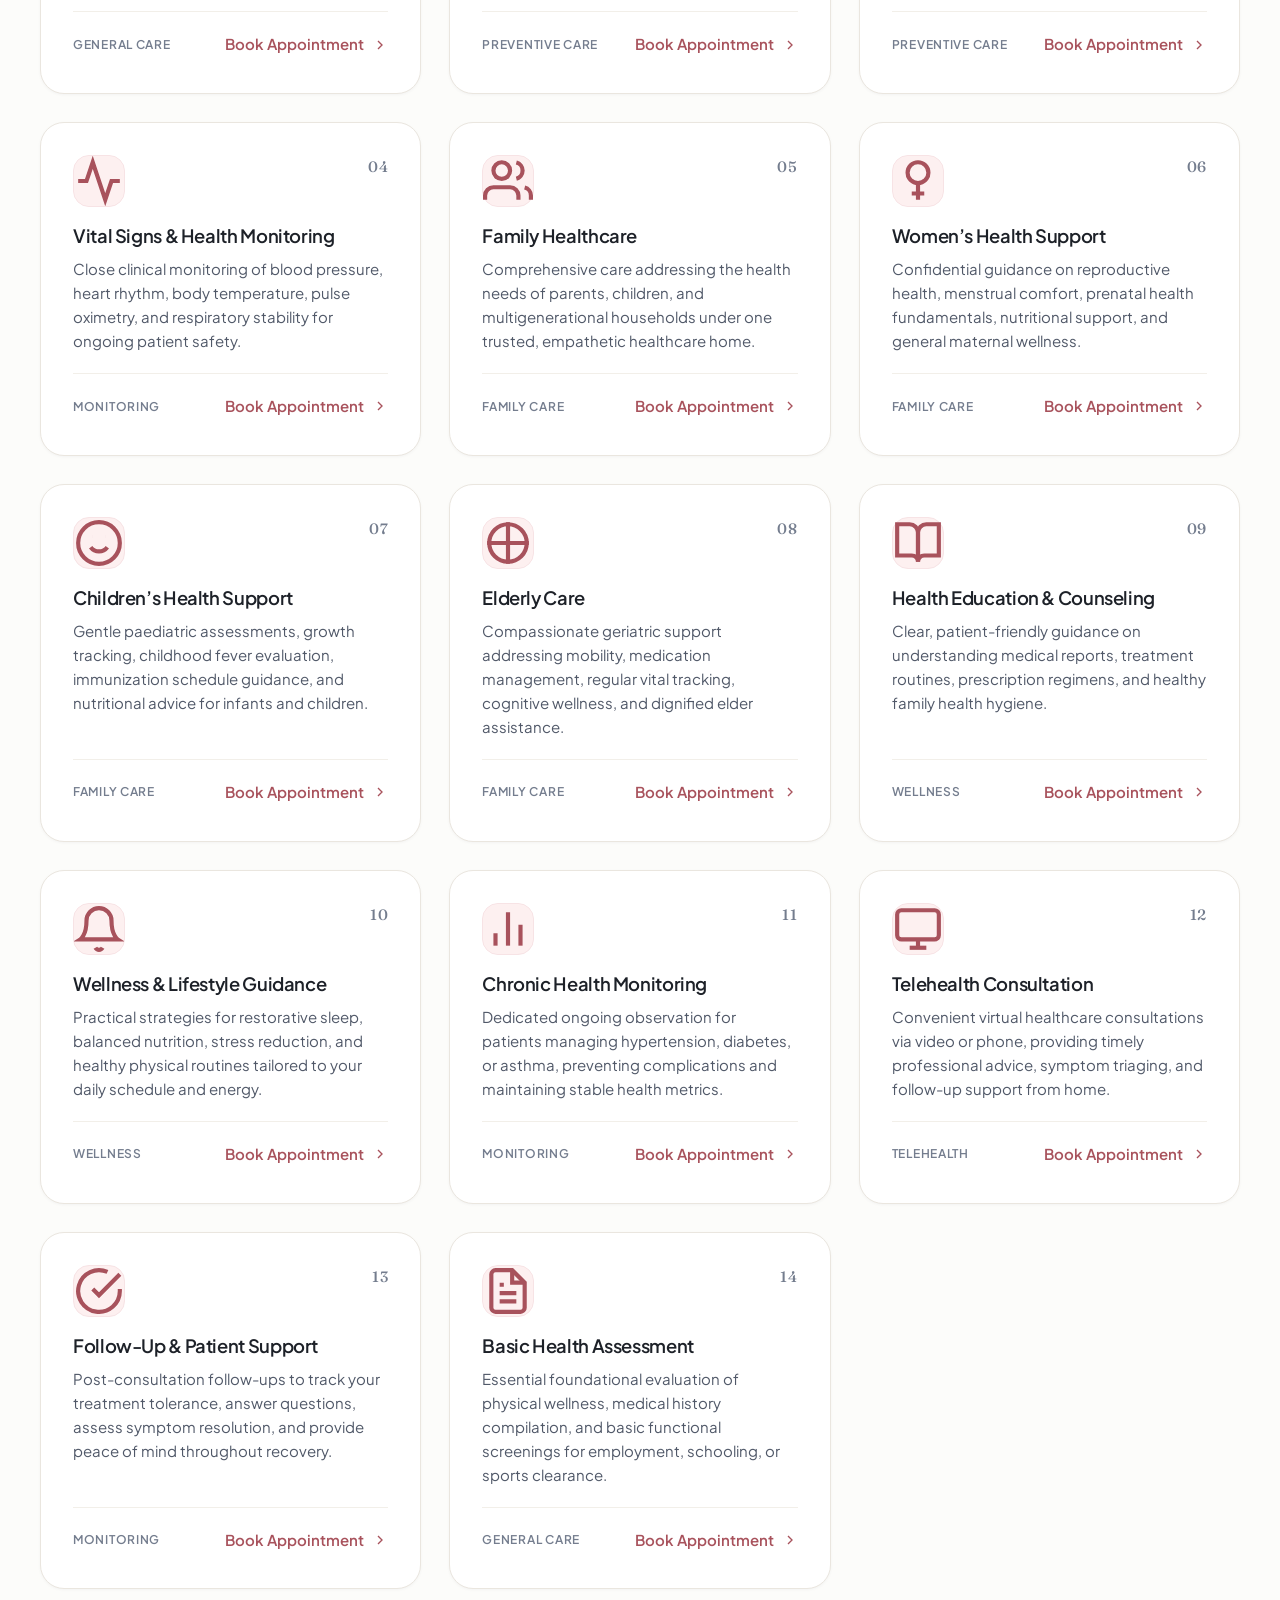
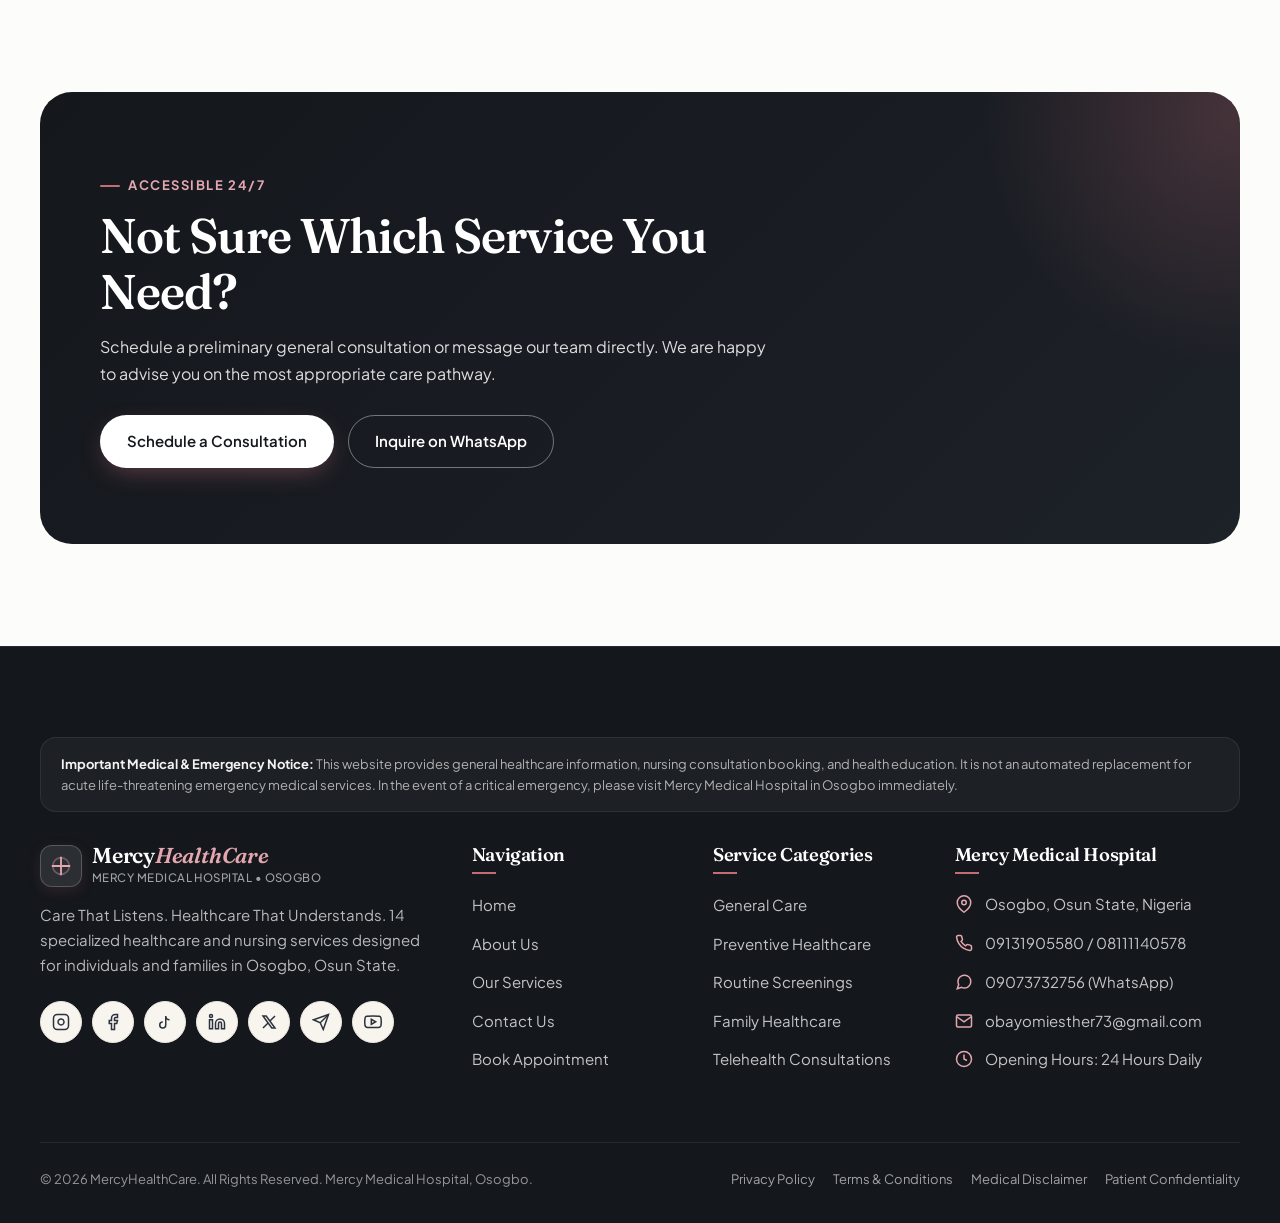
<file: services.html>
<!DOCTYPE html>
<html lang="en">
<head>
  <meta charset="UTF-8">
  <meta name="viewport" content="width=device-width, initial-scale=1.0">
  <title>Our Services | MercyHealthCare &bull; Mercy Medical Hospital, Osogbo</title>
  <meta name="description" content="Explore 14 professional general healthcare and nursing services offered by MercyHealthCare at Mercy Medical Hospital in Osogbo, Osun State: consultations, screenings, family wellness, and telehealth.">
  <meta name="keywords" content="Healthcare Services Osogbo, Health Screening Osun State, General Consultation, Family Care, Telehealth Nigeria, Mercy Medical Hospital">

  <!-- Stylesheets -->
  <link rel="stylesheet" href="assets/css/main.css">
  <style>
    .page-hero-banner {
      background: radial-gradient(circle at 80% 20%, rgba(253, 240, 240, 0.85) 0%, rgba(252, 252, 250, 0.95) 60%, var(--color-canvas) 100%);
      padding: clamp(48px, 7vw, 90px) 0 clamp(32px, 5vw, 60px);
      border-bottom: 1px solid var(--color-border);
      text-align: center;
    }

    /* Featured Service Deep Dive Box */
    .featured-service-hero {
      background: linear-gradient(135deg, var(--color-surface) 0%, var(--color-surface-ivory) 100%);
      border: 1.5px solid var(--color-rose-300);
      border-radius: var(--radius-xl);
      padding: clamp(24px, 4vw, 56px);
      box-shadow: var(--shadow-lg);
      margin-bottom: clamp(44px, 6vw, 80px);
      position: relative;
      overflow: hidden;
    }

    .featured-service-grid {
      display: grid;
      grid-template-columns: 1.15fr 0.85fr;
      gap: clamp(24px, 4vw, 48px);
      align-items: center;
    }

    .check-list-grid {
      display: grid;
      grid-template-columns: repeat(auto-fit, minmax(min(100%, 220px), 1fr));
      gap: 12px 18px;
      margin: 20px 0 28px;
    }

    .check-item {
      display: flex;
      align-items: center;
      gap: 10px;
      font-size: 0.9375rem;
      font-weight: 500;
      color: var(--color-charcoal-800);
    }

    .check-item svg {
      color: var(--color-rose-600);
      flex-shrink: 0;
    }

    @media (max-width: 900px) {
      .featured-service-grid {
        grid-template-columns: 1fr;
      }
      .featured-service-hero {
        border-radius: var(--radius-lg);
      }
    }
  </style>
</head>
<body>

  <!-- Top Bar -->
  <div class="top-bar">
    <div class="container top-bar-inner">
      <div class="top-bar-left">
        <div class="top-bar-item">
          <span class="status-dot-active"></span>
          <span><strong>24/7 Available</strong> &bull; Mercy Medical Hospital, Osogbo</span>
        </div>
      </div>
      <div class="top-bar-right">
        <a href="tel:09131905580" class="top-bar-item">
          <svg width="14" height="14" viewBox="0 0 24 24" fill="none" stroke="currentColor" stroke-width="2"><path d="M22 16.92v3a2 2 0 0 1-2.18 2 19.79 19.79 0 0 1-8.63-3.07 19.5 19.5 0 0 1-6-6 19.79 19.79 0 0 1-3.07-8.67A2 2 0 0 1 4.11 2h3a2 2 0 0 1 2 1.72 12.84 12.84 0 0 0 .7 2.81 2 2 0 0 1-.45 2.11L8.09 9.91a16 16 0 0 0 6 6l1.27-1.27a2 2 0 0 1 2.11-.45 12.84 12.84 0 0 0 2.81.7A2 2 0 0 1 22 16.92z"/></svg>
          <span>09131905580</span>
        </a>
        <a href="https://wa.me/2349073732756" target="_blank" rel="noopener" class="top-bar-item">
          <svg width="14" height="14" viewBox="0 0 24 24" fill="none" stroke="currentColor" stroke-width="2"><path d="M21 11.5a8.38 8.38 0 0 1-.9 3.8 8.5 8.5 0 0 1-7.6 4.7 8.38 8.38 0 0 1-3.8-.9L3 21l1.9-5.7a8.38 8.38 0 0 1-.9-3.8 8.5 8.5 0 0 1 4.7-7.6 8.38 8.38 0 0 1 3.8-.9h.5a8.48 8.48 0 0 1 8 8v.5z"/></svg>
          <span>WhatsApp Care</span>
        </a>
      </div>
    </div>
  </div>

  <!-- Sticky Modern Header -->
  <header class="site-header">
    <div class="nav-container">
      <a href="index.html" class="brand-logo" aria-label="MercyHealthCare Home">
        <div class="brand-emblem">
          <svg viewBox="0 0 24 24" fill="none" stroke="currentColor" stroke-width="2">
            <path d="M12 2v20M2 12h20"/>
            <circle cx="12" cy="12" r="9" stroke-opacity="0.35"/>
          </svg>
        </div>
        <div class="brand-text">
          <span class="brand-name">Mercy<span>HealthCare</span></span>
          <span class="brand-subtitle">Mercy Medical Hospital &bull; Osogbo</span>
        </div>
      </a>

      <nav class="nav-links" aria-label="Primary Navigation">
        <a href="index.html" class="nav-link">Home</a>
        <a href="about.html" class="nav-link">About Us</a>
        <a href="services.html" class="nav-link active">Our Services</a>
        <a href="contact.html" class="nav-link">Contact Us</a>
      </nav>

      <div class="nav-cta">
        <button type="button" class="btn btn-primary open-appointment-modal">
          <svg width="18" height="18" viewBox="0 0 24 24" fill="none" stroke="currentColor" stroke-width="2"><rect x="3" y="4" width="18" height="18" rx="2" ry="2"/><line x1="16" y1="2" x2="16" y2="6"/><line x1="8" y1="2" x2="8" y2="6"/><line x1="3" y1="10" x2="21" y2="10"/></svg>
          <span>Request an Appointment</span>
        </button>
        <button class="mobile-nav-toggle" id="mobileNavToggle" aria-label="Toggle navigation menu">
          <span></span>
          <span></span>
          <span></span>
        </button>
      </div>
    </div>
  </header>

  <!-- Mobile Drawer -->
  <div class="mobile-drawer" id="mobileDrawer">
    <div class="mobile-drawer-content">
      <div class="mobile-drawer-links">
        <div style="margin-bottom: 24px;">
          <span class="text-eyebrow">MercyHealthCare</span>
          <p style="font-size: 0.875rem; color: var(--color-text-muted);">Mercy Medical Hospital, Osogbo, Osun State</p>
        </div>
        <a href="index.html" class="mobile-drawer-link">Home</a>
        <a href="about.html" class="mobile-drawer-link">About Us</a>
        <a href="services.html" class="mobile-drawer-link active">Our Services</a>
        <a href="contact.html" class="mobile-drawer-link">Contact Us</a>
      </div>
      <div class="mobile-drawer-footer">
        <button type="button" class="btn btn-primary open-appointment-modal" style="width: 100%;">
          Request an Appointment
        </button>
        <div style="font-size: 0.8125rem; color: var(--color-text-muted); text-align: center;">
          24/7 Phone: <a href="tel:09131905580" style="color: var(--color-rose-600); font-weight: 600;">09131905580</a>
        </div>
      </div>
    </div>
  </div>

  <main>
    <!-- ==========================================================================
         SERVICES PAGE HERO
         ========================================================================== -->
    <section class="page-hero-banner">
      <div class="container">
        <span class="text-eyebrow">CLINICAL SERVICES</span>
        <h1 class="section-title">Comprehensive Healthcare Services</h1>
        <p class="section-subtitle" style="margin: 0 auto 32px;">
          Compassionate, patient-first care delivered with over 7 years of nursing experience. Explore our 14 dedicated healthcare services available in-person at Mercy Medical Hospital, Osogbo or online.
        </p>

        <!-- Interactive Category Filter Tabs -->
        <div class="filter-tabs">
          <button type="button" class="filter-tab-btn active" data-filter="all">All Services (14)</button>
          <button type="button" class="filter-tab-btn" data-filter="general">General Care</button>
          <button type="button" class="filter-tab-btn" data-filter="preventive">Preventive Care</button>
          <button type="button" class="filter-tab-btn" data-filter="family">Family Care</button>
          <button type="button" class="filter-tab-btn" data-filter="wellness">Wellness &amp; Counseling</button>
          <button type="button" class="filter-tab-btn" data-filter="monitoring">Monitoring &amp; Follow-Up</button>
          <button type="button" class="filter-tab-btn" data-filter="telehealth">Online Telehealth</button>
        </div>
      </div>
    </section>

    <!-- ==========================================================================
         FEATURED SERVICE SPOTLIGHT (Screening & Vital Monitoring)
         ========================================================================== -->
    <section class="container section-padding" style="padding-bottom: 20px;">
      <div class="featured-service-hero reveal-on-scroll">
        <div class="featured-service-grid">
          <div>
            <span class="pill-tag pill-tag-gold" style="margin-bottom: 16px;">FEATURED CLINICAL SERVICE</span>
            <h2 class="section-title" style="font-size: clamp(1.85rem, 3.2vw, 2.6rem); margin-bottom: 16px;">
              Routine Health Screening &amp; Vital Signs Monitoring
            </h2>
            <p style="font-size: 1rem; line-height: 1.7; color: var(--color-charcoal-800);">
              Early detection is the cornerstone of lifelong vitality. Our comprehensive screening protocol evaluates vital health benchmarks, identifies potential vulnerabilities before symptoms manifest, and provides a clear, actionable roadmap for proactive wellbeing.
            </p>

            <div class="check-list-grid">
              <div class="check-item">
                <svg width="18" height="18" viewBox="0 0 24 24" fill="none" stroke="currentColor" stroke-width="2.5"><polyline points="20 6 9 17 4 12"/></svg>
                <span>Blood Pressure &amp; Pulse Tracking</span>
              </div>
              <div class="check-item">
                <svg width="18" height="18" viewBox="0 0 24 24" fill="none" stroke="currentColor" stroke-width="2.5"><polyline points="20 6 9 17 4 12"/></svg>
                <span>Blood Glucose Screening</span>
              </div>
              <div class="check-item">
                <svg width="18" height="18" viewBox="0 0 24 24" fill="none" stroke="currentColor" stroke-width="2.5"><polyline points="20 6 9 17 4 12"/></svg>
                <span>BMI &amp; Body Composition Review</span>
              </div>
              <div class="check-item">
                <svg width="18" height="18" viewBox="0 0 24 24" fill="none" stroke="currentColor" stroke-width="2.5"><polyline points="20 6 9 17 4 12"/></svg>
                <span>Temperature &amp; Respiratory Check</span>
              </div>
              <div class="check-item">
                <svg width="18" height="18" viewBox="0 0 24 24" fill="none" stroke="currentColor" stroke-width="2.5"><polyline points="20 6 9 17 4 12"/></svg>
                <span>Personalized Health Coaching</span>
              </div>
              <div class="check-item">
                <svg width="18" height="18" viewBox="0 0 24 24" fill="none" stroke="currentColor" stroke-width="2.5"><polyline points="20 6 9 17 4 12"/></svg>
                <span>Structured Follow-Up Schedule</span>
              </div>
            </div>

            <div style="display: flex; gap: 16px; flex-wrap: wrap;">
              <button type="button" class="btn btn-primary open-appointment-modal" data-service="Routine Health Screening">
                <span>Book Health Screening</span>
                <svg width="18" height="18" viewBox="0 0 24 24" fill="none" stroke="currentColor" stroke-width="2"><line x1="5" y1="12" x2="19" y2="12"/><polyline points="12 5 19 12 12 19"/></svg>
              </button>
              <a href="tel:09131905580" class="btn btn-secondary">Call Hospital Desk</a>
            </div>
          </div>

          <div class="editorial-visual-frame">
            <div class="editorial-image-wrap" style="aspect-ratio: 4/3;">
              <img src="assets/images/vital-screening.jpg" alt="Patient Vital Signs Screening at Mercy Medical Hospital" loading="lazy">
            </div>
          </div>
        </div>
      </div>
    </section>

    <!-- ==========================================================================
         COMPLETE 14 SERVICES CATALOG GRID
         ========================================================================== -->
    <section class="container" style="margin-bottom: clamp(64px, 8vw, 110px);">
      <div class="services-grid" id="servicesCatalogGrid">
        
        <!-- Service 1 -->
        <article class="service-card service-card-item reveal-on-scroll" data-category="general">
          <div>
            <div class="service-top">
              <div class="service-icon-wrap">
                <svg viewBox="0 0 24 24" fill="none" stroke="currentColor" stroke-width="2"><path d="M22 12h-4l-3 9L9 3l-3 9H2"/></svg>
              </div>
              <span class="service-number">01</span>
            </div>
            <h3 class="service-title">General Health Consultation</h3>
            <p class="service-desc">
              Comprehensive assessments for everyday acute complaints, illness evaluation, symptom analysis, and thoughtful recovery guidance rooted in attentive medical evaluation.
            </p>
          </div>
          <div class="service-footer">
            <span class="service-cat-pill">General Care</span>
            <button type="button" class="btn-text open-appointment-modal" data-service="General Health Consultation">
              Book Appointment <svg width="16" height="16" viewBox="0 0 24 24" fill="none" stroke="currentColor" stroke-width="2"><polyline points="9 18 15 12 9 6"/></svg>
            </button>
          </div>
        </article>

        <!-- Service 2 -->
        <article class="service-card service-card-item reveal-on-scroll" data-category="preventive">
          <div>
            <div class="service-top">
              <div class="service-icon-wrap">
                <svg viewBox="0 0 24 24" fill="none" stroke="currentColor" stroke-width="2"><path d="M12 22s8-4 8-10V5l-8-3-8 3v7c0 6 8 10 8 10z"/></svg>
              </div>
              <span class="service-number">02</span>
            </div>
            <h3 class="service-title">Preventive Healthcare</h3>
            <p class="service-desc">
              Early risk identification and proactive wellness counsel tailored to help individuals protect long-term health and prevent acute onset of chronic conditions.
            </p>
          </div>
          <div class="service-footer">
            <span class="service-cat-pill">Preventive Care</span>
            <button type="button" class="btn-text open-appointment-modal" data-service="Preventive Healthcare">
              Book Appointment <svg width="16" height="16" viewBox="0 0 24 24" fill="none" stroke="currentColor" stroke-width="2"><polyline points="9 18 15 12 9 6"/></svg>
            </button>
          </div>
        </article>

        <!-- Service 3 -->
        <article class="service-card service-card-item reveal-on-scroll" data-category="preventive monitoring">
          <div>
            <div class="service-top">
              <div class="service-icon-wrap">
                <svg viewBox="0 0 24 24" fill="none" stroke="currentColor" stroke-width="2"><circle cx="12" cy="12" r="10"/><path d="M8 14s1.5 2 4 2 4-2 4-2"/><line x1="9" y1="9" x2="9.01" y2="9"/><line x1="15" y1="9" x2="15.01" y2="9"/></svg>
              </div>
              <span class="service-number">03</span>
            </div>
            <h3 class="service-title">Routine Health Screening</h3>
            <p class="service-desc">
              Systematic diagnostic checkpoints covering vital organ functioning, blood pressure baselines, blood sugar patterns, and preventive health indicators.
            </p>
          </div>
          <div class="service-footer">
            <span class="service-cat-pill">Preventive Care</span>
            <button type="button" class="btn-text open-appointment-modal" data-service="Routine Health Screening">
              Book Appointment <svg width="16" height="16" viewBox="0 0 24 24" fill="none" stroke="currentColor" stroke-width="2"><polyline points="9 18 15 12 9 6"/></svg>
            </button>
          </div>
        </article>

        <!-- Service 4 -->
        <article class="service-card service-card-item reveal-on-scroll" data-category="monitoring general">
          <div>
            <div class="service-top">
              <div class="service-icon-wrap">
                <svg viewBox="0 0 24 24" fill="none" stroke="currentColor" stroke-width="2"><path d="M22 12h-4l-3 9L9 3l-3 9H2"/></svg>
              </div>
              <span class="service-number">04</span>
            </div>
            <h3 class="service-title">Vital Signs &amp; Health Monitoring</h3>
            <p class="service-desc">
              Close clinical monitoring of blood pressure, heart rhythm, body temperature, pulse oximetry, and respiratory stability for ongoing patient safety.
            </p>
          </div>
          <div class="service-footer">
            <span class="service-cat-pill">Monitoring</span>
            <button type="button" class="btn-text open-appointment-modal" data-service="Vital Signs &amp; Health Monitoring">
              Book Appointment <svg width="16" height="16" viewBox="0 0 24 24" fill="none" stroke="currentColor" stroke-width="2"><polyline points="9 18 15 12 9 6"/></svg>
            </button>
          </div>
        </article>

        <!-- Service 5 -->
        <article class="service-card service-card-item reveal-on-scroll" data-category="family">
          <div>
            <div class="service-top">
              <div class="service-icon-wrap">
                <svg viewBox="0 0 24 24" fill="none" stroke="currentColor" stroke-width="2"><path d="M17 21v-2a4 4 0 0 0-4-4H5a4 4 0 0 0-4 4v2"/><circle cx="9" cy="7" r="4"/><path d="M23 21v-2a4 4 0 0 0-3-3.87"/><path d="M16 3.13a4 4 0 0 1 0 7.75"/></svg>
              </div>
              <span class="service-number">05</span>
            </div>
            <h3 class="service-title">Family Healthcare</h3>
            <p class="service-desc">
              Comprehensive care addressing the health needs of parents, children, and multigenerational households under one trusted, empathetic healthcare home.
            </p>
          </div>
          <div class="service-footer">
            <span class="service-cat-pill">Family Care</span>
            <button type="button" class="btn-text open-appointment-modal" data-service="Family Healthcare">
              Book Appointment <svg width="16" height="16" viewBox="0 0 24 24" fill="none" stroke="currentColor" stroke-width="2"><polyline points="9 18 15 12 9 6"/></svg>
            </button>
          </div>
        </article>

        <!-- Service 6 -->
        <article class="service-card service-card-item reveal-on-scroll" data-category="family">
          <div>
            <div class="service-top">
              <div class="service-icon-wrap">
                <svg viewBox="0 0 24 24" fill="none" stroke="currentColor" stroke-width="2"><circle cx="12" cy="8" r="5"/><path d="M12 13v8M9 18h6"/></svg>
              </div>
              <span class="service-number">06</span>
            </div>
            <h3 class="service-title">Women’s Health Support</h3>
            <p class="service-desc">
              Confidential guidance on reproductive health, menstrual comfort, prenatal health fundamentals, nutritional support, and general maternal wellness.
            </p>
          </div>
          <div class="service-footer">
            <span class="service-cat-pill">Family Care</span>
            <button type="button" class="btn-text open-appointment-modal" data-service="Women’s Health Support">
              Book Appointment <svg width="16" height="16" viewBox="0 0 24 24" fill="none" stroke="currentColor" stroke-width="2"><polyline points="9 18 15 12 9 6"/></svg>
            </button>
          </div>
        </article>

        <!-- Service 7 -->
        <article class="service-card service-card-item reveal-on-scroll" data-category="family">
          <div>
            <div class="service-top">
              <div class="service-icon-wrap">
                <svg viewBox="0 0 24 24" fill="none" stroke="currentColor" stroke-width="2"><circle cx="12" cy="12" r="10"/><path d="M8 14s1.5 2 4 2 4-2 4-2"/><line x1="9" y1="9" x2="9.01" y2="9"/><line x1="15" y1="9" x2="15.01" y2="9"/></svg>
              </div>
              <span class="service-number">07</span>
            </div>
            <h3 class="service-title">Children’s Health Support</h3>
            <p class="service-desc">
              Gentle paediatric assessments, growth tracking, childhood fever evaluation, immunization schedule guidance, and nutritional advice for infants and children.
            </p>
          </div>
          <div class="service-footer">
            <span class="service-cat-pill">Family Care</span>
            <button type="button" class="btn-text open-appointment-modal" data-service="Children’s Health Support">
              Book Appointment <svg width="16" height="16" viewBox="0 0 24 24" fill="none" stroke="currentColor" stroke-width="2"><polyline points="9 18 15 12 9 6"/></svg>
            </button>
          </div>
        </article>

        <!-- Service 8 -->
        <article class="service-card service-card-item reveal-on-scroll" data-category="family monitoring">
          <div>
            <div class="service-top">
              <div class="service-icon-wrap">
                <svg viewBox="0 0 24 24" fill="none" stroke="currentColor" stroke-width="2"><path d="M12 2v20M2 12h20"/><circle cx="12" cy="12" r="9"/></svg>
              </div>
              <span class="service-number">08</span>
            </div>
            <h3 class="service-title">Elderly Care</h3>
            <p class="service-desc">
              Compassionate geriatric support addressing mobility, medication management, regular vital tracking, cognitive wellness, and dignified elder assistance.
            </p>
          </div>
          <div class="service-footer">
            <span class="service-cat-pill">Family Care</span>
            <button type="button" class="btn-text open-appointment-modal" data-service="Elderly Care">
              Book Appointment <svg width="16" height="16" viewBox="0 0 24 24" fill="none" stroke="currentColor" stroke-width="2"><polyline points="9 18 15 12 9 6"/></svg>
            </button>
          </div>
        </article>

        <!-- Service 9 -->
        <article class="service-card service-card-item reveal-on-scroll" data-category="wellness">
          <div>
            <div class="service-top">
              <div class="service-icon-wrap">
                <svg viewBox="0 0 24 24" fill="none" stroke="currentColor" stroke-width="2"><path d="M2 3h6a4 4 0 0 1 4 4v14a3 3 0 0 0-3-3H2z"/><path d="M22 3h-6a4 4 0 0 0-4 4v14a3 3 0 0 1 3-3h7z"/></svg>
              </div>
              <span class="service-number">09</span>
            </div>
            <h3 class="service-title">Health Education &amp; Counseling</h3>
            <p class="service-desc">
              Clear, patient-friendly guidance on understanding medical reports, treatment routines, prescription regimens, and healthy family health hygiene.
            </p>
          </div>
          <div class="service-footer">
            <span class="service-cat-pill">Wellness</span>
            <button type="button" class="btn-text open-appointment-modal" data-service="Health Education &amp; Counseling">
              Book Appointment <svg width="16" height="16" viewBox="0 0 24 24" fill="none" stroke="currentColor" stroke-width="2"><polyline points="9 18 15 12 9 6"/></svg>
            </button>
          </div>
        </article>

        <!-- Service 10 -->
        <article class="service-card service-card-item reveal-on-scroll" data-category="wellness">
          <div>
            <div class="service-top">
              <div class="service-icon-wrap">
                <svg viewBox="0 0 24 24" fill="none" stroke="currentColor" stroke-width="2"><path d="M18 8A6 6 0 0 0 6 8c0 7-3 9-3 9h18s-3-2-3-9"/><path d="M13.73 21a2 2 0 0 1-3.46 0"/></svg>
              </div>
              <span class="service-number">10</span>
            </div>
            <h3 class="service-title">Wellness &amp; Lifestyle Guidance</h3>
            <p class="service-desc">
              Practical strategies for restorative sleep, balanced nutrition, stress reduction, and healthy physical routines tailored to your daily schedule and energy.
            </p>
          </div>
          <div class="service-footer">
            <span class="service-cat-pill">Wellness</span>
            <button type="button" class="btn-text open-appointment-modal" data-service="Wellness &amp; Lifestyle Guidance">
              Book Appointment <svg width="16" height="16" viewBox="0 0 24 24" fill="none" stroke="currentColor" stroke-width="2"><polyline points="9 18 15 12 9 6"/></svg>
            </button>
          </div>
        </article>

        <!-- Service 11 -->
        <article class="service-card service-card-item reveal-on-scroll" data-category="monitoring">
          <div>
            <div class="service-top">
              <div class="service-icon-wrap">
                <svg viewBox="0 0 24 24" fill="none" stroke="currentColor" stroke-width="2"><line x1="18" y1="20" x2="18" y2="10"/><line x1="12" y1="20" x2="12" y2="4"/><line x1="6" y1="20" x2="6" y2="14"/></svg>
              </div>
              <span class="service-number">11</span>
            </div>
            <h3 class="service-title">Chronic Health Monitoring</h3>
            <p class="service-desc">
              Dedicated ongoing observation for patients managing hypertension, diabetes, or asthma, preventing complications and maintaining stable health metrics.
            </p>
          </div>
          <div class="service-footer">
            <span class="service-cat-pill">Monitoring</span>
            <button type="button" class="btn-text open-appointment-modal" data-service="Chronic Health Monitoring">
              Book Appointment <svg width="16" height="16" viewBox="0 0 24 24" fill="none" stroke="currentColor" stroke-width="2"><polyline points="9 18 15 12 9 6"/></svg>
            </button>
          </div>
        </article>

        <!-- Service 12 -->
        <article class="service-card service-card-item reveal-on-scroll" data-category="telehealth">
          <div>
            <div class="service-top">
              <div class="service-icon-wrap">
                <svg viewBox="0 0 24 24" fill="none" stroke="currentColor" stroke-width="2"><rect x="2" y="3" width="20" height="14" rx="2" ry="2"/><line x1="8" y1="21" x2="16" y2="21"/><line x1="12" y1="17" x2="12" y2="21"/></svg>
              </div>
              <span class="service-number">12</span>
            </div>
            <h3 class="service-title">Telehealth Consultation</h3>
            <p class="service-desc">
              Convenient virtual healthcare consultations via video or phone, providing timely professional advice, symptom triaging, and follow-up support from home.
            </p>
          </div>
          <div class="service-footer">
            <span class="service-cat-pill">Telehealth</span>
            <button type="button" class="btn-text open-appointment-modal" data-service="Telehealth Consultation">
              Book Appointment <svg width="16" height="16" viewBox="0 0 24 24" fill="none" stroke="currentColor" stroke-width="2"><polyline points="9 18 15 12 9 6"/></svg>
            </button>
          </div>
        </article>

        <!-- Service 13 -->
        <article class="service-card service-card-item reveal-on-scroll" data-category="monitoring">
          <div>
            <div class="service-top">
              <div class="service-icon-wrap">
                <svg viewBox="0 0 24 24" fill="none" stroke="currentColor" stroke-width="2"><path d="M22 11.08V12a10 10 0 1 1-5.93-9.14"/><polyline points="22 4 12 14.01 9 11.01"/></svg>
              </div>
              <span class="service-number">13</span>
            </div>
            <h3 class="service-title">Follow-Up &amp; Patient Support</h3>
            <p class="service-desc">
              Post-consultation follow-ups to track your treatment tolerance, answer questions, assess symptom resolution, and provide peace of mind throughout recovery.
            </p>
          </div>
          <div class="service-footer">
            <span class="service-cat-pill">Monitoring</span>
            <button type="button" class="btn-text open-appointment-modal" data-service="Follow-Up &amp; Patient Support">
              Book Appointment <svg width="16" height="16" viewBox="0 0 24 24" fill="none" stroke="currentColor" stroke-width="2"><polyline points="9 18 15 12 9 6"/></svg>
            </button>
          </div>
        </article>

        <!-- Service 14 -->
        <article class="service-card service-card-item reveal-on-scroll" data-category="general">
          <div>
            <div class="service-top">
              <div class="service-icon-wrap">
                <svg viewBox="0 0 24 24" fill="none" stroke="currentColor" stroke-width="2"><path d="M14 2H6a2 2 0 0 0-2 2v16a2 2 0 0 0 2 2h12a2 2 0 0 0 2-2V8z"/><polyline points="14 2 14 8 20 8"/><line x1="16" y1="13" x2="8" y2="13"/><line x1="16" y1="17" x2="8" y2="17"/><polyline points="10 9 9 9 8 9"/></svg>
              </div>
              <span class="service-number">14</span>
            </div>
            <h3 class="service-title">Basic Health Assessment</h3>
            <p class="service-desc">
              Essential foundational evaluation of physical wellness, medical history compilation, and basic functional screenings for employment, schooling, or sports clearance.
            </p>
          </div>
          <div class="service-footer">
            <span class="service-cat-pill">General Care</span>
            <button type="button" class="btn-text open-appointment-modal" data-service="Basic Health Assessment">
              Book Appointment <svg width="16" height="16" viewBox="0 0 24 24" fill="none" stroke="currentColor" stroke-width="2"><polyline points="9 18 15 12 9 6"/></svg>
            </button>
          </div>
        </article>

      </div>
    </section>

    <!-- Global CTA Banner -->
    <section class="container" style="margin-bottom: clamp(64px, 8vw, 110px);">
      <div class="appointment-banner reveal-on-scroll">
        <div class="appointment-banner-content">
          <span class="text-eyebrow" style="color: var(--color-rose-300);">ACCESSIBLE 24/7</span>
          <h2>Not Sure Which Service You Need?</h2>
          <p>Schedule a preliminary general consultation or message our team directly. We are happy to advise you on the most appropriate care pathway.</p>
          <div class="appointment-banner-actions">
            <button type="button" class="btn btn-primary open-appointment-modal" style="background: #FFFFFF; color: var(--color-charcoal-950);">
              Schedule a Consultation
            </button>
            <a href="https://wa.me/2349073732756" target="_blank" rel="noopener" class="btn btn-outline-gold" style="color: #FFFFFF; border-color: rgba(255,255,255,0.4);">
              Inquire on WhatsApp
            </a>
          </div>
        </div>
      </div>
    </section>
  </main>

  <!-- Global Modal -->
  <div class="appointment-modal-backdrop" id="appointmentModal" role="dialog" aria-modal="true">
    <div class="appointment-modal-window">
      <button class="modal-close-btn" id="closeModalBtn" aria-label="Close modal">
        <svg width="18" height="18" viewBox="0 0 24 24" fill="none" stroke="currentColor" stroke-width="2"><line x1="18" y1="6" x2="6" y2="18"/><line x1="6" y1="6" x2="18" y2="18"/></svg>
      </button>

      <div style="margin-bottom: 24px;">
        <span class="text-eyebrow">MERCY MEDICAL HOSPITAL &bull; OSOGBO</span>
        <h3 class="form-title">Request an Appointment</h3>
        <p class="form-subtitle">Select your desired service and preferred timing.</p>
      </div>

      <form id="appointmentModalForm">
        <div class="form-grid">
          <div class="form-floating-group">
            <label class="form-label" for="mFullName">Full Name *</label>
            <input type="text" id="mFullName" name="fullName" class="form-control" required placeholder="Your full name">
          </div>
          <div class="form-floating-group">
            <label class="form-label" for="mPhone">Phone Number *</label>
            <input type="tel" id="mPhone" name="phone" class="form-control" required placeholder="e.g. 09131905580">
          </div>
          <div class="form-floating-group">
            <label class="form-label" for="mEmail">Email Address</label>
            <input type="email" id="mEmail" name="email" class="form-control" placeholder="name@example.com">
          </div>
          <div class="form-floating-group">
            <label class="form-label" for="modalServiceSelect">Service</label>
            <select id="modalServiceSelect" name="reason" class="form-control">
              <option value="General Health Consultation">General Health Consultation</option>
              <option value="Preventive Healthcare">Preventive Healthcare</option>
              <option value="Routine Health Screening">Routine Health Screening</option>
              <option value="Vital Signs &amp; Health Monitoring">Vital Signs &amp; Health Monitoring</option>
              <option value="Family Healthcare">Family Healthcare</option>
              <option value="Women’s Health Support">Women’s Health Support</option>
              <option value="Children’s Health Support">Children’s Health Support</option>
              <option value="Elderly Care">Elderly Care</option>
              <option value="Health Education &amp; Counseling">Health Education &amp; Counseling</option>
              <option value="Wellness &amp; Lifestyle Guidance">Wellness &amp; Lifestyle Guidance</option>
              <option value="Chronic Health Monitoring">Chronic Health Monitoring</option>
              <option value="Telehealth Consultation">Telehealth Consultation</option>
              <option value="Follow-Up &amp; Patient Support">Follow-Up &amp; Patient Support</option>
              <option value="Basic Health Assessment">Basic Health Assessment</option>
            </select>
          </div>
          <div class="form-group-full">
            <label class="form-label">Consultation Format *</label>
            <div class="radio-pill-group">
              <label class="radio-pill-label">
                <input type="radio" name="consultationType" value="In-Person (Mercy Medical Hospital, Osogbo)" checked>
                <span>In-Person at Hospital</span>
              </label>
              <label class="radio-pill-label">
                <input type="radio" name="consultationType" value="Online Telehealth Consultation">
                <span>Online / Telehealth</span>
              </label>
            </div>
          </div>
          <div class="form-floating-group">
            <label class="form-label" for="mDate">Preferred Date</label>
            <input type="date" id="mDate" name="date" class="form-control">
          </div>
          <div class="form-floating-group">
            <label class="form-label" for="mTime">Preferred Time</label>
            <select id="mTime" name="time" class="form-control">
              <option value="Morning (8:00 AM - 12:00 PM)">Morning</option>
              <option value="Afternoon (12:00 PM - 4:00 PM)">Afternoon</option>
              <option value="Evening (4:00 PM - 8:00 PM)">Evening</option>
            </select>
          </div>
          <div class="form-group-full">
            <label class="form-label" for="mMessage">Additional Symptoms or Notes</label>
            <textarea id="mMessage" name="message" class="form-control" rows="3" placeholder="Brief details about your request..."></textarea>
          </div>
          <div class="form-group-full" style="margin-top: 10px;">
            <button type="submit" class="btn btn-primary" style="width: 100%; padding: 16px;">
              <span>Submit Appointment Request</span>
            </button>
          </div>
        </div>
      </form>

      <div class="form-success-box" id="modalSuccessBox"></div>
    </div>
  </div>

  <!-- Global Footer -->
  <footer class="site-footer">
    <div class="container">
      <div class="footer-legal-notice">
        <strong>Important Medical &amp; Emergency Notice:</strong> This website provides general healthcare information, nursing consultation booking, and health education. It is not an automated replacement for acute life-threatening emergency medical services. In the event of a critical emergency, please visit Mercy Medical Hospital in Osogbo immediately.
      </div>
      <div class="footer-grid">
        <div class="footer-brand">
          <div class="brand-logo" style="color: #FFFFFF;">
            <div class="brand-emblem" style="background: rgba(255,255,255,0.1); border-color: rgba(255,255,255,0.2); color: var(--color-rose-300);">
              <svg viewBox="0 0 24 24" fill="none" stroke="currentColor" stroke-width="2"><path d="M12 2v20M2 12h20"/><circle cx="12" cy="12" r="9" stroke-opacity="0.35"/></svg>
            </div>
            <div class="brand-text">
              <span class="brand-name" style="color: #FFFFFF;">Mercy<span style="color: var(--color-rose-300);">HealthCare</span></span>
              <span class="brand-subtitle" style="color: rgba(255,255,255,0.6);">Mercy Medical Hospital &bull; Osogbo</span>
            </div>
          </div>
          <p>Care That Listens. Healthcare That Understands. 14 specialized healthcare and nursing services designed for individuals and families in Osogbo, Osun State.</p>
          <div class="social-links-bar">
            <a href="https://instagram.com" target="_blank" rel="noopener" class="social-link-btn" aria-label="Instagram"><svg viewBox="0 0 24 24" fill="none" stroke="currentColor" stroke-width="2"><rect x="2" y="2" width="20" height="20" rx="5" ry="5"/><path d="M16 11.37A4 4 0 1 1 12.63 8 4 4 0 0 1 16 11.37z"/><line x1="17.5" y1="6.5" x2="17.51" y2="6.5"/></svg></a>
            <a href="https://facebook.com" target="_blank" rel="noopener" class="social-link-btn" aria-label="Facebook"><svg viewBox="0 0 24 24" fill="none" stroke="currentColor" stroke-width="2"><path d="M18 2h-3a5 5 0 0 0-5 5v3H7v4h3v8h4v-8h3l1-4h-4V7a1 1 0 0 1 1-1h3z"/></svg></a>
            <a href="https://tiktok.com" target="_blank" rel="noopener" class="social-link-btn" aria-label="TikTok"><svg viewBox="0 0 24 24" fill="none" stroke="currentColor" stroke-width="2"><path d="M9 12a4 4 0 1 0 4 4V4a5 5 0 0 0 5 5"/></svg></a>
            <a href="https://linkedin.com" target="_blank" rel="noopener" class="social-link-btn" aria-label="LinkedIn"><svg viewBox="0 0 24 24" fill="none" stroke="currentColor" stroke-width="2"><path d="M16 8a6 6 0 0 1 6 6v7h-4v-7a2 2 0 0 0-2-2 2 2 0 0 0-2 2v7h-4v-7a6 6 0 0 1 6-6z"/><rect x="2" y="9" width="4" height="12"/><circle cx="4" cy="4" r="2"/></svg></a>
            <a href="https://x.com" target="_blank" rel="noopener" class="social-link-btn" aria-label="X Twitter"><svg viewBox="0 0 24 24" fill="none" stroke="currentColor" stroke-width="2"><path d="M4 4l11.733 16h4.267l-11.733-16zM4 20l6.768-6.768M20 4l-6.768 6.768"/></svg></a>
            <a href="https://t.me" target="_blank" rel="noopener" class="social-link-btn" aria-label="Telegram"><svg viewBox="0 0 24 24" fill="none" stroke="currentColor" stroke-width="2"><line x1="22" y1="2" x2="11" y2="13"/><polygon points="22 2 15 22 11 13 2 9 22 2"/></svg></a>
            <a href="https://youtube.com" target="_blank" rel="noopener" class="social-link-btn" aria-label="YouTube"><svg viewBox="0 0 24 24" fill="none" stroke="currentColor" stroke-width="2"><path d="M22.54 6.42a2.78 2.78 0 0 0-1.94-2C18.88 4 12 4 12 4s-6.88 0-8.6.46a2.78 2.78 0 0 0-1.94 2A29 29 0 0 0 1 11.75a29 29 0 0 0 .46 5.33A2.78 2.78 0 0 0 3.4 19c1.72.46 8.6.46 8.6.46s6.88 0 8.6-.46a2.78 2.78 0 0 0 1.94-2 29 29 0 0 0 .46-5.25 29 29 0 0 0-.46-5.33z"/><polygon points="9.75 15.02 15.5 11.75 9.75 8.48 9.75 15.02"/></svg></a>
          </div>
        </div>

        <div class="footer-col">
          <h4>Navigation</h4>
          <ul class="footer-links">
            <li><a href="index.html">Home</a></li>
            <li><a href="about.html">About Us</a></li>
            <li><a href="services.html">Our Services</a></li>
            <li><a href="contact.html">Contact Us</a></li>
            <li><a href="#" class="open-appointment-modal">Book Appointment</a></li>
          </ul>
        </div>

        <div class="footer-col">
          <h4>Service Categories</h4>
          <ul class="footer-links">
            <li><a href="services.html">General Care</a></li>
            <li><a href="services.html">Preventive Healthcare</a></li>
            <li><a href="services.html">Routine Screenings</a></li>
            <li><a href="services.html">Family Healthcare</a></li>
            <li><a href="services.html">Telehealth Consultations</a></li>
          </ul>
        </div>

        <div class="footer-col">
          <h4>Mercy Medical Hospital</h4>
          <div class="footer-contact-item">
            <svg viewBox="0 0 24 24" fill="none" stroke="currentColor" stroke-width="2"><path d="M21 10c0 7-9 13-9 13s-9-6-9-13a9 9 0 0 1 18 0z"/><circle cx="12" cy="10" r="3"/></svg>
            <span>Osogbo, Osun State, Nigeria</span>
          </div>
          <div class="footer-contact-item">
            <svg viewBox="0 0 24 24" fill="none" stroke="currentColor" stroke-width="2"><path d="M22 16.92v3a2 2 0 0 1-2.18 2 19.79 19.79 0 0 1-8.63-3.07 19.5 19.5 0 0 1-6-6 19.79 19.79 0 0 1-3.07-8.67A2 2 0 0 1 4.11 2h3a2 2 0 0 1 2 1.72 12.84 12.84 0 0 0 .7 2.81 2 2 0 0 1-.45 2.11L8.09 9.91a16 16 0 0 0 6 6l1.27-1.27a2 2 0 0 1 2.11-.45 12.84 12.84 0 0 0 2.81.7A2 2 0 0 1 22 16.92z"/></svg>
            <div><a href="tel:09131905580">09131905580</a> / <a href="tel:08111140578">08111140578</a></div>
          </div>
          <div class="footer-contact-item">
            <svg viewBox="0 0 24 24" fill="none" stroke="currentColor" stroke-width="2"><path d="M21 11.5a8.38 8.38 0 0 1-.9 3.8 8.5 8.5 0 0 1-7.6 4.7 8.38 8.38 0 0 1-3.8-.9L3 21l1.9-5.7a8.38 8.38 0 0 1-.9-3.8 8.5 8.5 0 0 1 4.7-7.6 8.38 8.38 0 0 1 3.8-.9h.5a8.48 8.48 0 0 1 8 8v.5z"/></svg>
            <a href="https://wa.me/2349073732756" target="_blank" rel="noopener">09073732756 (WhatsApp)</a>
          </div>
          <div class="footer-contact-item">
            <svg viewBox="0 0 24 24" fill="none" stroke="currentColor" stroke-width="2"><path d="M4 4h16c1.1 0 2 .9 2 2v12c0 1.1-.9 2-2 2H4c-1.1 0-2-.9-2-2V6c0-1.1.9-2 2-2z"/><polyline points="22,6 12,13 2,6"/></svg>
            <a href="mailto:obayomiesther73@gmail.com">obayomiesther73@gmail.com</a>
          </div>
          <div class="footer-contact-item">
            <svg viewBox="0 0 24 24" fill="none" stroke="currentColor" stroke-width="2"><circle cx="12" cy="12" r="10"/><polyline points="12 6 12 12 16 14"/></svg>
            <span>Opening Hours: 24 Hours Daily</span>
          </div>
        </div>
      </div>
      <div class="footer-bottom">
        <div>&copy; 2026 MercyHealthCare. All Rights Reserved. Mercy Medical Hospital, Osogbo.</div>
        <div class="footer-bottom-links">
          <a href="#">Privacy Policy</a>
          <a href="#">Terms &amp; Conditions</a>
          <a href="#">Medical Disclaimer</a>
          <a href="#">Patient Confidentiality</a>
        </div>
      </div>
    </div>
  </footer>

  <script src="assets/js/main.js"></script>
</body>
</html>
</file>
<file: assets/css/main.css>
/* ==========================================================================
   MercyHealthCare - Design System & Global Stylesheet
   Facility: Mercy Medical Hospital, Osogbo, Osun State, Nigeria
   Brand Aesthetic: Premium Medical + Warm Human Care + Modern Minimalism
   Fully Responsive Across All Screens: 320px to 4K Ultra-Wide
   ========================================================================== */

@import url('https://fonts.googleapis.com/css2?family=Fraunces:ital,opsz,wght@0,9..144,300..800;1,9..144,300..700&family=Plus+Jakarta+Sans:ital,wght@0,300;0,400;0,500;0,600;0,700;0,800;1,400;1,600&display=swap');

/* --- CSS Variables & Design Tokens --- */
:root {
  /* Foundations */
  --color-canvas: #FCFCFA;
  --color-surface: #FFFFFF;
  --color-surface-ivory: #F8F5EF;
  --color-surface-soft: #F4EFEB;
  --color-surface-elevated: #FFFFFF;

  /* Refined Blush & Muted Rose System */
  --color-blush-50: #FFF7F7;
  --color-blush-100: #FDF0F0;
  --color-blush-200: #F7E3E5;
  --color-rose-300: #E4A7AF;
  --color-rose-400: #D68993;
  --color-rose-500: #C46D77; /* primary brand accent */
  --color-rose-600: #A8525C;
  --color-rose-700: #883B44;

  /* Champagne / Rose-Gold Refined Accents */
  --color-champagne-light: #F7EFE3;
  --color-champagne: #D8B78C;
  --color-champagne-deep: #B59367;

  /* Typography & Neutral Palette */
  --color-charcoal-950: #14171C;
  --color-charcoal-900: #1D2128;
  --color-charcoal-800: #2C323D;
  --color-charcoal-700: #3E4654;
  --color-text-body: #505868;
  --color-text-muted: #747D8E;
  --color-border: #EAE6DF;
  --color-border-subtle: #F2EFE9;
  --color-border-hover: #D8CFC4;

  /* Feedback */
  --color-success: #2E7D5B;
  --color-success-bg: #E8F5EE;
  --color-emergency: #C83232;
  --color-emergency-bg: #FDF2F2;

  /* Typography Families */
  --font-serif: 'Fraunces', Georgia, serif;
  --font-sans: 'Plus Jakarta Sans', -apple-system, BlinkMacSystemFont, 'Segoe UI', Roboto, sans-serif;

  /* Shadows */
  --shadow-xs: 0 1px 3px rgba(29, 33, 40, 0.04);
  --shadow-sm: 0 4px 12px rgba(29, 33, 40, 0.05);
  --shadow-md: 0 12px 32px -8px rgba(29, 33, 40, 0.08);
  --shadow-lg: 0 24px 56px -16px rgba(168, 82, 92, 0.12);
  --shadow-glow: 0 0 35px rgba(196, 109, 119, 0.22);
  --shadow-gold: 0 8px 24px -4px rgba(216, 183, 140, 0.25);

  /* Layout & Transitions */
  --container-max: 1280px;
  --header-height: 84px;
  --radius-xs: 6px;
  --radius-sm: 10px;
  --radius-md: 16px;
  --radius-lg: 24px;
  --radius-xl: 32px;
  --radius-full: 9999px;
  --transition-fast: 0.2s cubic-bezier(0.16, 1, 0.3, 1);
  --transition-smooth: 0.4s cubic-bezier(0.16, 1, 0.3, 1);
  --transition-slow: 0.7s cubic-bezier(0.16, 1, 0.3, 1);
}

/* --- Base Reset & Overflow Prevention --- */
*, *::before, *::after {
  box-sizing: border-box;
  margin: 0;
  padding: 0;
}

html {
  font-size: 16px;
  scroll-behavior: smooth;
  background-color: var(--color-canvas);
  color: var(--color-text-body);
  font-family: var(--font-sans);
  -webkit-font-smoothing: antialiased;
  -moz-osx-font-smoothing: grayscale;
  overflow-x: hidden;
  width: 100%;
}

body {
  min-height: 100vh;
  line-height: 1.65;
  background: var(--color-canvas);
  overflow-x: hidden;
  width: 100%;
  position: relative;
}

img, picture, svg, video {
  display: block;
  max-width: 100%;
  height: auto;
}

/* Prevent iOS Zoom on Input Focus by ensuring font-size is at least 16px */
input, button, textarea, select {
  font: inherit;
  color: inherit;
  font-size: 1rem;
}

button {
  background: none;
  border: none;
  cursor: pointer;
  touch-action: manipulation;
}

a {
  color: inherit;
  text-decoration: none;
  transition: color var(--transition-fast);
  touch-action: manipulation;
}

ul, ol {
  list-style: none;
}

/* --- Typography Scale & Hierarchy --- */
h1, h2, h3, h4, h5, h6 {
  color: var(--color-charcoal-900);
  font-weight: 600;
  line-height: 1.2;
  letter-spacing: -0.02em;
  word-break: break-word;
}

.font-editorial {
  font-family: var(--font-serif);
  font-weight: 400;
  letter-spacing: -0.015em;
}

.text-eyebrow {
  display: inline-flex;
  align-items: center;
  gap: 8px;
  font-size: 0.8125rem;
  font-weight: 700;
  letter-spacing: 0.12em;
  text-transform: uppercase;
  color: var(--color-rose-600);
  margin-bottom: 12px;
}

.text-eyebrow::before {
  content: '';
  display: inline-block;
  width: 20px;
  height: 2px;
  background: var(--color-rose-500);
  border-radius: var(--radius-full);
}

.section-title {
  font-family: var(--font-serif);
  font-size: clamp(1.85rem, 3.6vw, 3.15rem);
  font-weight: 500;
  line-height: 1.18;
  color: var(--color-charcoal-950);
  margin-bottom: 16px;
  word-break: break-word;
}

.section-subtitle {
  font-size: clamp(0.95rem, 1.2vw, 1.125rem);
  color: var(--color-text-body);
  max-width: 640px;
  line-height: 1.7;
}

/* --- Layout Containers --- */
.container {
  width: 100%;
  max-width: var(--container-max);
  margin-left: auto;
  margin-right: auto;
  padding-left: clamp(16px, 4vw, 40px);
  padding-right: clamp(16px, 4vw, 40px);
}

.section-padding {
  padding-top: clamp(48px, 7vw, 100px);
  padding-bottom: clamp(48px, 7vw, 100px);
}

.section-header {
  margin-bottom: clamp(32px, 5vw, 60px);
}

.section-header.text-center {
  text-align: center;
}

.section-header.text-center .text-eyebrow {
  justify-content: center;
}

.section-header.text-center .section-subtitle {
  margin-left: auto;
  margin-right: auto;
}

/* --- UI Buttons & Actions --- */
.btn {
  display: inline-flex;
  align-items: center;
  justify-content: center;
  gap: 10px;
  padding: 13px 26px;
  font-size: 0.9375rem;
  font-weight: 600;
  border-radius: var(--radius-full);
  transition: all var(--transition-smooth);
  position: relative;
  overflow: hidden;
  white-space: nowrap;
  min-height: 46px;
}

.btn-primary {
  background: linear-gradient(135deg, var(--color-rose-500) 0%, var(--color-rose-600) 100%);
  color: #FFFFFF;
  box-shadow: 0 8px 24px -6px rgba(196, 109, 119, 0.45);
  border: 1px solid rgba(255, 255, 255, 0.2);
}

.btn-primary:hover {
  transform: translateY(-2px);
  box-shadow: 0 12px 30px -6px rgba(196, 109, 119, 0.6);
  background: linear-gradient(135deg, var(--color-rose-600) 0%, var(--color-rose-700) 100%);
  color: #FFFFFF;
}

.btn-secondary {
  background: rgba(255, 255, 255, 0.92);
  color: var(--color-charcoal-900);
  border: 1px solid var(--color-border);
  backdrop-filter: blur(10px);
  box-shadow: var(--shadow-xs);
}

.btn-secondary:hover {
  background: var(--color-surface);
  border-color: var(--color-rose-300);
  color: var(--color-rose-600);
  transform: translateY(-2px);
  box-shadow: var(--shadow-sm);
}

.btn-outline-gold {
  background: transparent;
  color: var(--color-charcoal-900);
  border: 1.5px solid var(--color-champagne);
}

.btn-outline-gold:hover {
  background: var(--color-champagne-light);
  border-color: var(--color-champagne-deep);
  transform: translateY(-2px);
}

.btn-text {
  padding: 4px 0;
  font-weight: 600;
  color: var(--color-rose-600);
  display: inline-flex;
  align-items: center;
  gap: 8px;
  position: relative;
  font-size: 0.9375rem;
}

.btn-text::after {
  content: '';
  position: absolute;
  bottom: 0;
  left: 0;
  width: 0;
  height: 1.5px;
  background: var(--color-rose-500);
  transition: width var(--transition-fast);
}

.btn-text:hover::after {
  width: 100%;
}

.btn-text svg {
  transition: transform var(--transition-fast);
}

.btn-text:hover svg {
  transform: translateX(4px);
}

/* --- Badges & Pills --- */
.pill-tag {
  display: inline-flex;
  align-items: center;
  gap: 6px;
  padding: 6px 14px;
  font-size: 0.8125rem;
  font-weight: 600;
  border-radius: var(--radius-full);
  background: var(--color-blush-100);
  color: var(--color-rose-600);
  border: 1px solid var(--color-blush-200);
}

.pill-tag-gold {
  background: var(--color-champagne-light);
  color: var(--color-champagne-deep);
  border: 1px solid rgba(216, 183, 140, 0.4);
}

/* --- Top Announcement Bar --- */
.top-bar {
  background: var(--color-surface-ivory);
  border-bottom: 1px solid var(--color-border);
  padding: 8px 0;
  font-size: 0.8125rem;
  color: var(--color-charcoal-700);
}

.top-bar-inner {
  display: flex;
  align-items: center;
  justify-content: space-between;
  flex-wrap: wrap;
  gap: 8px 14px;
}

.top-bar-left {
  display: flex;
  align-items: center;
  gap: 14px;
  flex-wrap: wrap;
}

.top-bar-item {
  display: inline-flex;
  align-items: center;
  gap: 6px;
  white-space: nowrap;
}

.status-dot-active {
  width: 8px;
  height: 8px;
  background-color: var(--color-success);
  border-radius: 50%;
  position: relative;
  flex-shrink: 0;
}

.status-dot-active::after {
  content: '';
  position: absolute;
  inset: -3px;
  border-radius: 50%;
  border: 1.5px solid var(--color-success);
  opacity: 0.75;
  animation: pulsePing 2s infinite;
}

@keyframes pulsePing {
  0% { transform: scale(0.9); opacity: 1; }
  100% { transform: scale(1.9); opacity: 0; }
}

.top-bar-right {
  display: flex;
  align-items: center;
  gap: 14px;
  flex-wrap: wrap;
}

.top-bar-right a:hover {
  color: var(--color-rose-600);
}

/* --- Sticky Modern Navigation Bar --- */
.site-header {
  position: sticky;
  top: 0;
  left: 0;
  width: 100%;
  z-index: 1000;
  background: rgba(252, 252, 250, 0.88);
  backdrop-filter: blur(18px);
  -webkit-backdrop-filter: blur(18px);
  border-bottom: 1px solid rgba(234, 230, 223, 0.65);
  transition: all var(--transition-smooth);
}

.site-header.scrolled {
  background: rgba(255, 255, 255, 0.96);
  box-shadow: 0 8px 28px -8px rgba(29, 33, 40, 0.08);
  border-bottom-color: var(--color-border);
}

.nav-container {
  display: flex;
  align-items: center;
  justify-content: space-between;
  height: var(--header-height);
  padding-left: clamp(16px, 4vw, 40px);
  padding-right: clamp(16px, 4vw, 40px);
  max-width: var(--container-max);
  margin: 0 auto;
  gap: 16px;
}

/* Brand Logo */
.brand-logo {
  display: flex;
  align-items: center;
  gap: 10px;
  color: var(--color-charcoal-900);
  text-decoration: none;
  flex-shrink: 0;
}

.brand-emblem {
  width: 42px;
  height: 42px;
  border-radius: 12px;
  background: linear-gradient(135deg, var(--color-blush-100) 0%, var(--color-blush-200) 100%);
  border: 1px solid var(--color-rose-300);
  display: flex;
  align-items: center;
  justify-content: center;
  color: var(--color-rose-600);
  box-shadow: 0 4px 14px rgba(196, 109, 119, 0.15);
  transition: transform var(--transition-fast);
  flex-shrink: 0;
}

.brand-logo:hover .brand-emblem {
  transform: scale(1.05);
}

.brand-emblem svg {
  width: 22px;
  height: 22px;
}

.brand-text {
  display: flex;
  flex-direction: column;
}

.brand-name {
  font-family: var(--font-serif);
  font-size: clamp(1.15rem, 2.2vw, 1.35rem);
  font-weight: 600;
  letter-spacing: -0.01em;
  color: var(--color-charcoal-950);
  line-height: 1.1;
  white-space: nowrap;
}

.brand-name span {
  color: var(--color-rose-600);
  font-style: italic;
}

.brand-subtitle {
  font-size: 0.72rem;
  color: var(--color-text-muted);
  font-weight: 500;
  letter-spacing: 0.04em;
  text-transform: uppercase;
  white-space: nowrap;
}

/* Desktop Navigation Menu */
.nav-links {
  display: flex;
  align-items: center;
  gap: clamp(16px, 2.5vw, 32px);
}

.nav-link {
  font-size: 0.9375rem;
  font-weight: 500;
  color: var(--color-charcoal-800);
  padding: 8px 0;
  position: relative;
  transition: color var(--transition-fast);
  white-space: nowrap;
}

.nav-link::after {
  content: '';
  position: absolute;
  bottom: 0;
  left: 0;
  width: 0;
  height: 2px;
  background: var(--color-rose-500);
  border-radius: var(--radius-full);
  transition: width var(--transition-fast);
}

.nav-link:hover,
.nav-link.active {
  color: var(--color-rose-600);
}

.nav-link.active::after {
  width: 100%;
}

.nav-cta {
  display: flex;
  align-items: center;
  gap: 12px;
  flex-shrink: 0;
}

/* Mobile Hamburger Toggle */
.mobile-nav-toggle {
  display: none;
  flex-direction: column;
  justify-content: center;
  align-items: center;
  gap: 5px;
  width: 44px;
  height: 44px;
  padding: 10px;
  border-radius: var(--radius-sm);
  background: var(--color-surface-ivory);
  border: 1.5px solid var(--color-border);
  z-index: 1002;
  flex-shrink: 0;
}

.mobile-nav-toggle span {
  display: block;
  width: 22px;
  height: 2px;
  background-color: var(--color-charcoal-900);
  border-radius: 2px;
  transition: all var(--transition-fast);
}

.mobile-nav-toggle.is-active span:nth-child(1) {
  transform: translateY(7px) rotate(45deg);
}

.mobile-nav-toggle.is-active span:nth-child(2) {
  opacity: 0;
}

.mobile-nav-toggle.is-active span:nth-child(3) {
  transform: translateY(-7px) rotate(-45deg);
}

/* Mobile Drawer Overlay */
.mobile-drawer {
  position: fixed;
  inset: 0;
  background: rgba(20, 23, 28, 0.55);
  backdrop-filter: blur(8px);
  z-index: 1001;
  opacity: 0;
  visibility: hidden;
  transition: all var(--transition-smooth);
}

.mobile-drawer.is-open {
  opacity: 1;
  visibility: visible;
}

.mobile-drawer-content {
  position: absolute;
  top: 0;
  right: 0;
  width: 88%;
  max-width: 360px;
  height: 100%;
  background: var(--color-surface);
  box-shadow: -10px 0 40px rgba(0, 0, 0, 0.18);
  padding: 84px 28px 36px;
  display: flex;
  flex-direction: column;
  justify-content: space-between;
  transform: translateX(100%);
  transition: transform var(--transition-smooth);
  overflow-y: auto;
}

.mobile-drawer.is-open .mobile-drawer-content {
  transform: translateX(0);
}

.mobile-drawer-links {
  display: flex;
  flex-direction: column;
  gap: 18px;
}

.mobile-drawer-link {
  font-family: var(--font-serif);
  font-size: 1.35rem;
  color: var(--color-charcoal-900);
  font-weight: 500;
  padding: 10px 0;
  border-bottom: 1px solid var(--color-border-subtle);
  display: flex;
  align-items: center;
  justify-content: space-between;
}

.mobile-drawer-link.active {
  color: var(--color-rose-600);
  font-weight: 600;
}

.mobile-drawer-footer {
  display: flex;
  flex-direction: column;
  gap: 16px;
  margin-top: 32px;
}

/* --- Trust Strip (Animated Metrics) --- */
.trust-strip {
  background: var(--color-surface);
  border-top: 1px solid var(--color-border);
  border-bottom: 1px solid var(--color-border);
  padding: clamp(20px, 3vw, 32px) 0;
  position: relative;
  z-index: 10;
  box-shadow: var(--shadow-xs);
}

.trust-strip-grid {
  display: grid;
  grid-template-columns: repeat(4, 1fr);
  gap: clamp(16px, 2.5vw, 24px);
}

.trust-item {
  display: flex;
  align-items: center;
  gap: 14px;
  padding: 8px 12px;
  border-right: 1px solid var(--color-border-subtle);
}

.trust-item:last-child {
  border-right: none;
}

.trust-icon-box {
  width: 48px;
  height: 48px;
  border-radius: var(--radius-md);
  background: linear-gradient(135deg, var(--color-blush-50) 0%, var(--color-blush-100) 100%);
  border: 1px solid var(--color-blush-200);
  display: flex;
  align-items: center;
  justify-content: center;
  color: var(--color-rose-600);
  flex-shrink: 0;
  transition: transform var(--transition-fast);
}

.trust-item:hover .trust-icon-box {
  transform: scale(1.08) rotate(3deg);
  background: var(--color-blush-200);
}

.trust-icon-box svg {
  width: 22px;
  height: 22px;
}

.trust-info {
  display: flex;
  flex-direction: column;
}

.trust-stat {
  font-family: var(--font-serif);
  font-size: clamp(1.3rem, 2vw, 1.6rem);
  font-weight: 600;
  color: var(--color-charcoal-950);
  line-height: 1.15;
}

.trust-label {
  font-size: 0.8125rem;
  color: var(--color-text-muted);
  font-weight: 500;
}

/* --- Editorial Split Section --- */
.split-editorial {
  display: grid;
  grid-template-columns: 1fr 1fr;
  gap: clamp(32px, 5vw, 72px);
  align-items: center;
}

.editorial-visual-frame {
  position: relative;
  width: 100%;
}

.editorial-image-wrap {
  border-radius: var(--radius-xl);
  overflow: hidden;
  box-shadow: var(--shadow-lg);
  border: 1px solid var(--color-border);
  position: relative;
  background: var(--color-surface-ivory);
  width: 100%;
}

.editorial-image-wrap img {
  width: 100%;
  height: 100%;
  object-fit: cover;
  transition: transform var(--transition-slow);
}

.editorial-visual-frame:hover .editorial-image-wrap img {
  transform: scale(1.03);
}

.editorial-float-badge {
  position: absolute;
  bottom: -15px;
  right: -15px;
  background: rgba(255, 255, 255, 0.96);
  backdrop-filter: blur(12px);
  padding: 16px 20px;
  border-radius: var(--radius-lg);
  border: 1px solid var(--color-border);
  box-shadow: var(--shadow-md);
  max-width: 260px;
  display: flex;
  align-items: center;
  gap: 12px;
  z-index: 5;
}

.editorial-float-badge .badge-icon {
  width: 40px;
  height: 40px;
  background: var(--color-champagne-light);
  border-radius: 50%;
  display: flex;
  align-items: center;
  justify-content: center;
  color: var(--color-champagne-deep);
  flex-shrink: 0;
}

.editorial-content {
  display: flex;
  flex-direction: column;
  gap: 18px;
}

.editorial-quote-box {
  background: var(--color-surface-ivory);
  border-left: 3px solid var(--color-rose-500);
  padding: 18px 22px;
  border-radius: 0 var(--radius-md) var(--radius-md) 0;
  font-family: var(--font-serif);
  font-size: clamp(0.95rem, 1.2vw, 1.0625rem);
  font-style: italic;
  color: var(--color-charcoal-800);
  line-height: 1.6;
}

/* --- Service Showcase Cards --- */
.services-grid {
  display: grid;
  grid-template-columns: repeat(auto-fill, minmax(min(100%, 300px), 1fr));
  gap: clamp(18px, 2.5vw, 28px);
}

.service-card {
  background: var(--color-surface);
  border: 1px solid var(--color-border);
  border-radius: var(--radius-lg);
  padding: clamp(24px, 3vw, 32px);
  display: flex;
  flex-direction: column;
  justify-content: space-between;
  box-shadow: var(--shadow-xs);
  transition: all var(--transition-smooth);
  position: relative;
  overflow: hidden;
}

.service-card::before {
  content: '';
  position: absolute;
  top: 0;
  left: 0;
  right: 0;
  height: 3px;
  background: linear-gradient(90deg, var(--color-rose-500), var(--color-champagne));
  opacity: 0;
  transition: opacity var(--transition-fast);
}

.service-card:hover {
  transform: translateY(-6px);
  border-color: var(--color-rose-300);
  box-shadow: var(--shadow-lg);
}

.service-card:hover::before {
  opacity: 1;
}

.service-top {
  display: flex;
  align-items: flex-start;
  justify-content: space-between;
  margin-bottom: 18px;
}

.service-icon-wrap {
  width: 52px;
  height: 52px;
  border-radius: var(--radius-md);
  background: var(--color-blush-100);
  border: 1px solid var(--color-blush-200);
  display: flex;
  align-items: center;
  justify-content: center;
  color: var(--color-rose-600);
  transition: all var(--transition-fast);
}

.service-card:hover .service-icon-wrap {
  background: var(--color-rose-500);
  color: #FFFFFF;
  transform: rotate(-4deg);
}

.service-number {
  font-family: var(--font-serif);
  font-size: 0.9375rem;
  color: var(--color-text-muted);
  font-weight: 500;
  letter-spacing: 0.05em;
}

.service-title {
  font-size: clamp(1.15rem, 1.4vw, 1.25rem);
  margin-bottom: 10px;
  color: var(--color-charcoal-900);
  transition: color var(--transition-fast);
}

.service-card:hover .service-title {
  color: var(--color-rose-600);
}

.service-desc {
  font-size: 0.9375rem;
  color: var(--color-text-body);
  line-height: 1.6;
  margin-bottom: 20px;
}

.service-footer {
  display: flex;
  align-items: center;
  justify-content: space-between;
  padding-top: 16px;
  border-top: 1px solid var(--color-border-subtle);
  flex-wrap: wrap;
  gap: 8px;
}

.service-cat-pill {
  font-size: 0.75rem;
  font-weight: 600;
  text-transform: uppercase;
  letter-spacing: 0.06em;
  color: var(--color-text-muted);
}

/* --- Why MercyHealthCare Section --- */
.why-us-grid {
  display: grid;
  grid-template-columns: repeat(3, 1fr);
  gap: clamp(18px, 2.5vw, 28px);
}

.why-us-card {
  background: var(--color-surface);
  border: 1px solid var(--color-border);
  border-radius: var(--radius-lg);
  padding: clamp(24px, 3vw, 36px) clamp(20px, 2.5vw, 30px);
  position: relative;
  transition: all var(--transition-smooth);
}

.why-us-card:hover {
  transform: translateY(-4px);
  box-shadow: var(--shadow-md);
  border-color: var(--color-champagne);
}

.why-us-card.featured {
  background: linear-gradient(145deg, #FFFFFF 0%, var(--color-blush-50) 100%);
  border-color: var(--color-rose-300);
  box-shadow: var(--shadow-sm);
}

.why-number {
  font-family: var(--font-serif);
  font-size: clamp(2rem, 3vw, 2.5rem);
  font-weight: 300;
  color: var(--color-rose-300);
  line-height: 1;
  margin-bottom: 12px;
}

.why-title {
  font-size: clamp(1.1rem, 1.3vw, 1.25rem);
  margin-bottom: 10px;
  color: var(--color-charcoal-900);
}

.why-desc {
  font-size: 0.9375rem;
  color: var(--color-text-body);
  line-height: 1.6;
}

/* --- Care Experience Storytelling --- */
.journey-timeline {
  display: grid;
  grid-template-columns: repeat(5, 1fr);
  gap: clamp(14px, 2vw, 20px);
  position: relative;
  margin-top: 36px;
}

.journey-timeline::before {
  content: '';
  position: absolute;
  top: 38px;
  left: 6%;
  right: 6%;
  height: 2px;
  background: repeating-linear-gradient(to right, var(--color-rose-300), var(--color-rose-300) 6px, transparent 6px, transparent 12px);
  z-index: 1;
}

.journey-step {
  display: flex;
  flex-direction: column;
  align-items: center;
  text-align: center;
  position: relative;
  z-index: 2;
  padding: 0 4px;
}

.journey-step-node {
  width: 74px;
  height: 74px;
  border-radius: 50%;
  background: var(--color-surface);
  border: 2px solid var(--color-rose-300);
  box-shadow: 0 4px 18px rgba(196, 109, 119, 0.15);
  display: flex;
  align-items: center;
  justify-content: center;
  color: var(--color-rose-600);
  margin-bottom: 16px;
  transition: all var(--transition-smooth);
}

.journey-step:hover .journey-step-node {
  background: var(--color-rose-500);
  color: #FFFFFF;
  border-color: var(--color-rose-500);
  transform: scale(1.1);
  box-shadow: var(--shadow-glow);
}

.journey-step-title {
  font-family: var(--font-serif);
  font-size: 1.15rem;
  font-weight: 600;
  color: var(--color-charcoal-900);
  margin-bottom: 6px;
}

.journey-step-desc {
  font-size: 0.85rem;
  color: var(--color-text-body);
  line-height: 1.5;
  max-width: 200px;
}

/* --- Full-Width Appointment Callout --- */
.appointment-banner {
  background: linear-gradient(135deg, var(--color-charcoal-950) 0%, var(--color-charcoal-900) 100%);
  color: #FFFFFF;
  border-radius: var(--radius-xl);
  padding: clamp(36px, 6vw, 76px) clamp(20px, 5vw, 60px);
  position: relative;
  overflow: hidden;
  box-shadow: var(--shadow-xl);
}

.appointment-banner::before {
  content: '';
  position: absolute;
  top: -50%;
  right: -20%;
  width: 500px;
  height: 500px;
  background: radial-gradient(circle, rgba(196, 109, 119, 0.25) 0%, transparent 70%);
  border-radius: 50%;
  pointer-events: none;
}

.appointment-banner-content {
  position: relative;
  z-index: 2;
  max-width: 680px;
}

.appointment-banner h2 {
  font-family: var(--font-serif);
  font-size: clamp(1.85rem, 3.8vw, 3.25rem);
  color: #FFFFFF;
  line-height: 1.15;
  margin-bottom: 14px;
}

.appointment-banner p {
  font-size: clamp(0.95rem, 1.25vw, 1.15rem);
  color: rgba(255, 255, 255, 0.85);
  line-height: 1.65;
  margin-bottom: 28px;
}

.appointment-banner-actions {
  display: flex;
  align-items: center;
  gap: 14px;
  flex-wrap: wrap;
}

/* --- Interactive Category Filter (Services Page) --- */
.filter-tabs {
  display: flex;
  align-items: center;
  gap: 8px;
  flex-wrap: wrap;
  margin-bottom: 36px;
  justify-content: center;
}

.filter-tab-btn {
  padding: 9px 18px;
  border-radius: var(--radius-full);
  background: var(--color-surface);
  border: 1px solid var(--color-border);
  font-size: 0.84rem;
  font-weight: 600;
  color: var(--color-charcoal-700);
  transition: all var(--transition-fast);
  white-space: nowrap;
}

.filter-tab-btn:hover {
  border-color: var(--color-rose-300);
  color: var(--color-rose-600);
}

.filter-tab-btn.active {
  background: var(--color-rose-500);
  color: #FFFFFF;
  border-color: var(--color-rose-500);
  box-shadow: 0 4px 14px rgba(196, 109, 119, 0.35);
}

/* --- Interactive Contact Forms & Floating Labels --- */
.contact-layout {
  display: grid;
  grid-template-columns: 1fr 1.35fr;
  gap: clamp(28px, 4vw, 56px);
}

.contact-info-panel {
  display: flex;
  flex-direction: column;
  gap: 20px;
}

.contact-card {
  background: var(--color-surface);
  border: 1px solid var(--color-border);
  border-radius: var(--radius-lg);
  padding: clamp(20px, 3vw, 26px);
  display: flex;
  align-items: flex-start;
  gap: 16px;
  box-shadow: var(--shadow-xs);
  transition: all var(--transition-smooth);
}

.contact-card:hover {
  transform: translateY(-3px);
  border-color: var(--color-rose-300);
  box-shadow: var(--shadow-sm);
}

.contact-card-icon {
  width: 48px;
  height: 48px;
  border-radius: var(--radius-md);
  background: var(--color-blush-100);
  border: 1px solid var(--color-blush-200);
  color: var(--color-rose-600);
  display: flex;
  align-items: center;
  justify-content: center;
  flex-shrink: 0;
}

.contact-card-icon svg {
  width: 22px;
  height: 22px;
}

.contact-card-info h4 {
  font-size: 1.05rem;
  margin-bottom: 4px;
  color: var(--color-charcoal-900);
}

.contact-card-info p {
  font-size: 0.9375rem;
  color: var(--color-text-body);
  word-break: break-word;
}

.contact-card-info a {
  color: var(--color-rose-600);
  font-weight: 600;
}

.contact-form-panel {
  background: var(--color-surface);
  border: 1px solid var(--color-border);
  border-radius: var(--radius-xl);
  padding: clamp(24px, 4vw, 44px);
  box-shadow: var(--shadow-md);
}

.form-title {
  font-family: var(--font-serif);
  font-size: clamp(1.5rem, 2.5vw, 1.85rem);
  margin-bottom: 8px;
  color: var(--color-charcoal-950);
}

.form-subtitle {
  font-size: 0.9375rem;
  color: var(--color-text-muted);
  margin-bottom: 28px;
}

.form-grid {
  display: grid;
  grid-template-columns: 1fr 1fr;
  gap: 18px;
}

.form-group-full {
  grid-column: 1 / -1;
}

.form-floating-group {
  position: relative;
  margin-bottom: 4px;
}

.form-control {
  width: 100%;
  padding: 14px 16px;
  font-size: 1rem;
  background: var(--color-canvas);
  border: 1.5px solid var(--color-border);
  border-radius: var(--radius-sm);
  color: var(--color-charcoal-900);
  transition: all var(--transition-fast);
}

.form-control:focus {
  outline: none;
  border-color: var(--color-rose-500);
  background: #FFFFFF;
  box-shadow: 0 0 0 4px var(--color-blush-100);
}

.form-label {
  display: block;
  font-size: 0.8125rem;
  font-weight: 600;
  color: var(--color-charcoal-800);
  margin-bottom: 8px;
  letter-spacing: 0.02em;
}

.radio-pill-group {
  display: flex;
  gap: 10px;
  flex-wrap: wrap;
}

.radio-pill-label {
  display: flex;
  align-items: center;
  gap: 8px;
  padding: 10px 16px;
  border-radius: var(--radius-full);
  border: 1.5px solid var(--color-border);
  background: var(--color-canvas);
  font-size: 0.875rem;
  font-weight: 600;
  color: var(--color-charcoal-800);
  cursor: pointer;
  transition: all var(--transition-fast);
}

.radio-pill-label input[type="radio"] {
  accent-color: var(--color-rose-500);
}

.radio-pill-label:has(input:checked) {
  border-color: var(--color-rose-500);
  background: var(--color-blush-50);
  color: var(--color-rose-600);
}

/* --- Global Appointment Modal --- */
.appointment-modal-backdrop {
  position: fixed;
  inset: 0;
  background: rgba(20, 23, 28, 0.65);
  backdrop-filter: blur(12px);
  -webkit-backdrop-filter: blur(12px);
  z-index: 2000;
  display: flex;
  align-items: center;
  justify-content: center;
  padding: clamp(12px, 3vw, 24px);
  opacity: 0;
  visibility: hidden;
  transition: all var(--transition-smooth);
}

.appointment-modal-backdrop.is-open {
  opacity: 1;
  visibility: visible;
}

.appointment-modal-window {
  background: var(--color-surface);
  border-radius: var(--radius-xl);
  max-width: 660px;
  width: 100%;
  max-height: 92vh;
  overflow-y: auto;
  border: 1px solid var(--color-border);
  box-shadow: var(--shadow-xl);
  transform: translateY(20px) scale(0.96);
  transition: transform var(--transition-smooth);
  position: relative;
  padding: clamp(24px, 4vw, 40px);
}

.appointment-modal-backdrop.is-open .appointment-modal-window {
  transform: translateY(0) scale(1);
}

.modal-close-btn {
  position: absolute;
  top: 20px;
  right: 20px;
  width: 38px;
  height: 38px;
  border-radius: 50%;
  background: var(--color-surface-ivory);
  border: 1px solid var(--color-border);
  display: flex;
  align-items: center;
  justify-content: center;
  color: var(--color-charcoal-700);
  transition: all var(--transition-fast);
}

.modal-close-btn:hover {
  background: var(--color-blush-100);
  color: var(--color-rose-600);
  transform: rotate(90deg);
}

/* Success Message Box */
.form-success-box {
  display: none;
  background: var(--color-success-bg);
  border: 1px solid rgba(46, 125, 91, 0.3);
  border-radius: var(--radius-md);
  padding: 24px;
  text-align: center;
  margin-top: 20px;
}

.form-success-box.is-visible {
  display: block;
  animation: fadeIn 0.4s ease;
}

.form-success-box h4 {
  color: var(--color-success);
  margin-bottom: 8px;
  font-size: 1.15rem;
}

/* --- Social Media Links Hub --- */
.social-links-bar {
  display: flex;
  align-items: center;
  gap: 10px;
  flex-wrap: wrap;
}

.social-link-btn {
  width: 42px;
  height: 42px;
  border-radius: 50%;
  background: var(--color-surface-ivory);
  border: 1px solid var(--color-border);
  display: flex;
  align-items: center;
  justify-content: center;
  color: var(--color-charcoal-800);
  transition: all var(--transition-fast);
}

.social-link-btn:hover {
  background: var(--color-rose-500);
  color: #FFFFFF;
  border-color: var(--color-rose-500);
  transform: translateY(-3px);
  box-shadow: 0 6px 16px rgba(196, 109, 119, 0.3);
}

.social-link-btn svg {
  width: 18px;
  height: 18px;
}

/* --- Multi-Column Editorial Footer --- */
.site-footer {
  background: var(--color-charcoal-950);
  color: #FFFFFF;
  padding-top: clamp(56px, 7vw, 90px);
  padding-bottom: 32px;
  border-top: 1px solid rgba(255, 255, 255, 0.08);
  position: relative;
  overflow: hidden;
}

.footer-grid {
  display: grid;
  grid-template-columns: 2fr 1fr 1fr 1.5fr;
  gap: clamp(28px, 4vw, 52px);
  margin-bottom: 56px;
}

.footer-brand p {
  color: rgba(255, 255, 255, 0.7);
  font-size: 0.9375rem;
  line-height: 1.65;
  margin-top: 16px;
  margin-bottom: 24px;
  max-width: 380px;
}

.footer-col h4 {
  font-family: var(--font-serif);
  font-size: 1.15rem;
  color: #FFFFFF;
  margin-bottom: 18px;
  position: relative;
  padding-bottom: 8px;
}

.footer-col h4::after {
  content: '';
  position: absolute;
  bottom: 0;
  left: 0;
  width: 24px;
  height: 2px;
  background: var(--color-rose-500);
}

.footer-links {
  display: flex;
  flex-direction: column;
  gap: 12px;
}

.footer-links a {
  color: rgba(255, 255, 255, 0.75);
  font-size: 0.9375rem;
  transition: color var(--transition-fast);
}

.footer-links a:hover {
  color: var(--color-rose-300);
  transform: translateX(3px);
}

.footer-contact-item {
  display: flex;
  align-items: flex-start;
  gap: 12px;
  color: rgba(255, 255, 255, 0.75);
  font-size: 0.9375rem;
  margin-bottom: 14px;
  word-break: break-word;
}

.footer-contact-item svg {
  width: 18px;
  height: 18px;
  color: var(--color-rose-300);
  flex-shrink: 0;
  margin-top: 3px;
}

/* Legal Notice */
.footer-legal-notice {
  background: rgba(255, 255, 255, 0.04);
  border: 1px solid rgba(255, 255, 255, 0.08);
  border-radius: var(--radius-md);
  padding: 16px 20px;
  font-size: 0.8125rem;
  color: rgba(255, 255, 255, 0.65);
  line-height: 1.6;
  margin-bottom: 32px;
}

.footer-legal-notice strong {
  color: rgba(255, 255, 255, 0.95);
}

.footer-bottom {
  border-top: 1px solid rgba(255, 255, 255, 0.08);
  padding-top: 26px;
  display: flex;
  align-items: center;
  justify-content: space-between;
  flex-wrap: wrap;
  gap: 14px;
  font-size: 0.8125rem;
  color: rgba(255, 255, 255, 0.55);
}

.footer-bottom-links {
  display: flex;
  gap: 18px;
  flex-wrap: wrap;
}

.footer-bottom-links a {
  color: rgba(255, 255, 255, 0.6);
}

.footer-bottom-links a:hover {
  color: #FFFFFF;
}

/* --- Scroll Reveal & Micro-Interactions --- */
.reveal-on-scroll {
  opacity: 0;
  transform: translateY(24px);
  transition: opacity 0.8s cubic-bezier(0.16, 1, 0.3, 1), transform 0.8s cubic-bezier(0.16, 1, 0.3, 1);
}

.reveal-on-scroll.is-visible {
  opacity: 1;
  transform: translateY(0);
}

@keyframes fadeIn {
  from { opacity: 0; transform: translateY(10px); }
  to { opacity: 1; transform: translateY(0); }
}

/* ==========================================================================
   ADVANCED RESPONSIVE MEDIA QUERIES (Every Screen Coverage)
   ========================================================================== */

/* 1. Large Laptops & Desktops (max-width: 1200px) */
@media (max-width: 1200px) {
  .nav-links {
    gap: 20px;
  }
  .trust-strip-grid {
    gap: 16px;
  }
}

/* 2. Tablets & Small Laptops (max-width: 1024px) */
@media (max-width: 1024px) {
  :root {
    --header-height: 76px;
  }

  .split-editorial {
    grid-template-columns: 1fr;
    gap: 40px;
  }

  .editorial-visual-frame {
    max-width: 600px;
    margin: 0 auto;
  }

  .trust-strip-grid {
    grid-template-columns: repeat(2, 1fr);
    gap: 20px;
  }

  .trust-item:nth-child(2) {
    border-right: none;
  }

  .why-us-grid {
    grid-template-columns: repeat(2, 1fr);
  }

  .journey-timeline {
    grid-template-columns: repeat(3, 1fr);
    gap: 24px;
  }

  .journey-timeline::before {
    display: none;
  }

  .contact-layout {
    grid-template-columns: 1fr;
  }

  .footer-grid {
    grid-template-columns: 1fr 1fr;
    gap: 36px;
  }
}

/* 3. Portrait Tablets & Large Phones (max-width: 860px) */
@media (max-width: 860px) {
  .nav-links,
  .nav-cta .btn {
    display: none;
  }

  .mobile-nav-toggle {
    display: flex;
  }

  .journey-timeline {
    grid-template-columns: 1fr;
    max-width: 440px;
    margin: 32px auto 0;
    gap: 28px;
  }

  .journey-step {
    flex-direction: row;
    text-align: left;
    gap: 16px;
    align-items: flex-start;
  }

  .journey-step-node {
    margin-bottom: 0;
    flex-shrink: 0;
    width: 64px;
    height: 64px;
  }

  .journey-step-desc {
    max-width: 100%;
  }

  .form-grid {
    grid-template-columns: 1fr;
  }

  .editorial-float-badge {
    position: static;
    margin-top: 14px;
    max-width: 100%;
  }
}

/* 4. Small Phones & Mobile Devices (max-width: 580px) */
@media (max-width: 580px) {
  :root {
    --header-height: 68px;
  }

  .top-bar {
    padding: 6px 0;
  }

  .top-bar-inner {
    justify-content: center;
    text-align: center;
  }

  .top-bar-left,
  .top-bar-right {
    justify-content: center;
    width: 100%;
  }

  .brand-logo {
    gap: 8px;
  }

  .brand-emblem {
    width: 36px;
    height: 36px;
  }

  .brand-emblem svg {
    width: 18px;
    height: 18px;
  }

  .brand-name {
    font-size: 1.1rem;
  }

  .brand-subtitle {
    font-size: 0.65rem;
  }

  .trust-strip-grid {
    grid-template-columns: 1fr;
    gap: 12px;
  }

  .trust-item {
    border-right: none;
    border-bottom: 1px solid var(--color-border-subtle);
    padding-bottom: 12px;
  }

  .trust-item:last-child {
    border-bottom: none;
    padding-bottom: 0;
  }

  .why-us-grid {
    grid-template-columns: 1fr;
  }

  .appointment-banner {
    padding: 30px 18px;
    border-radius: var(--radius-lg);
  }

  .appointment-banner-actions {
    flex-direction: column;
    width: 100%;
  }

  .appointment-banner-actions .btn {
    width: 100%;
  }

  .footer-grid {
    grid-template-columns: 1fr;
    gap: 28px;
  }

  .footer-bottom {
    flex-direction: column;
    text-align: center;
    gap: 12px;
  }

  .footer-bottom-links {
    justify-content: center;
  }

  .appointment-modal-window {
    padding: 22px 16px;
  }
}

/* 5. Extra-Small Screen Devices (320px - 380px) */
@media (max-width: 380px) {
  .brand-subtitle {
    display: none;
  }

  .btn {
    padding: 11px 20px;
    font-size: 0.875rem;
  }

  .section-title {
    font-size: 1.65rem;
  }
}
</file>
<file: assets/css/slider.css>
/* ==========================================================================
   MercyHealthCare - Revolution Slider Style Hero CSS
   Cinematic Layered Transitions, Floating Badges, Parallax, Responsive Engine
   Seamlessly Responsive Across All Viewports (320px to Ultra-Wide)
   ========================================================================== */

/* --- Slider Stage Viewport --- */
.rev-hero-section {
  position: relative;
  width: 100%;
  min-height: calc(100vh - var(--header-height));
  display: flex;
  align-items: center;
  background: radial-gradient(circle at 75% 30%, rgba(253, 240, 240, 0.92) 0%, rgba(252, 252, 250, 0.96) 55%, var(--color-canvas) 100%);
  overflow: hidden;
  border-bottom: 1px solid var(--color-border);
}

/* Background Ambient Medical Elements */
.rev-ambient-glow {
  position: absolute;
  top: 10%;
  right: 15%;
  width: min(580px, 80vw);
  height: min(580px, 80vw);
  border-radius: 50%;
  background: radial-gradient(circle, rgba(247, 227, 229, 0.7) 0%, rgba(216, 183, 140, 0.12) 60%, transparent 80%);
  filter: blur(50px);
  pointer-events: none;
  z-index: 1;
  animation: revPulseAura 10s ease-in-out infinite alternate;
}

@keyframes revPulseAura {
  0% { transform: scale(0.95) translate(0, 0); opacity: 0.6; }
  100% { transform: scale(1.08) translate(-20px, 20px); opacity: 0.85; }
}

/* Concentric Medical Rings */
.rev-medical-ring {
  position: absolute;
  top: 50%;
  right: 22%;
  transform: translate(50%, -50%);
  border-radius: 50%;
  border: 1px solid rgba(228, 167, 175, 0.25);
  pointer-events: none;
  z-index: 1;
}

.rev-ring-1 {
  width: min(440px, 70vw);
  height: min(440px, 70vw);
  animation: revRingRotate 35s linear infinite;
}

.rev-ring-2 {
  width: min(600px, 85vw);
  height: min(600px, 85vw);
  border-style: dashed;
  border-color: rgba(216, 183, 140, 0.2);
  animation: revRingRotateRev 45s linear infinite;
}

@keyframes revRingRotate {
  from { transform: translate(50%, -50%) rotate(0deg); }
  to { transform: translate(50%, -50%) rotate(360deg); }
}

@keyframes revRingRotateRev {
  from { transform: translate(50%, -50%) rotate(360deg); }
  to { transform: translate(50%, -50%) rotate(0deg); }
}

/* Subtle Animated Heartbeat / ECG Wave Line across Hero */
.rev-ecg-svg {
  position: absolute;
  bottom: 50px;
  left: 0;
  width: 100%;
  height: 80px;
  pointer-events: none;
  z-index: 2;
  opacity: 0.2;
}

.rev-ecg-path {
  stroke-dasharray: 800;
  stroke-dashoffset: 800;
  animation: revEcgBeat 4s ease-in-out infinite;
}

@keyframes revEcgBeat {
  0% { stroke-dashoffset: 800; opacity: 0.2; }
  50% { stroke-dashoffset: 0; opacity: 0.7; }
  100% { stroke-dashoffset: -800; opacity: 0.2; }
}

/* Slider Track & Slides */
.rev-slider-container {
  width: 100%;
  height: 100%;
  position: relative;
  z-index: 3;
}

.rev-slide {
  position: absolute;
  inset: 0;
  width: 100%;
  height: 100%;
  display: flex;
  align-items: center;
  opacity: 0;
  visibility: hidden;
  pointer-events: none;
  transition: opacity 0.8s cubic-bezier(0.16, 1, 0.3, 1), visibility 0.8s cubic-bezier(0.16, 1, 0.3, 1);
  padding: clamp(24px, 4vw, 40px) 0 clamp(60px, 8vw, 76px);
}

.rev-slide.is-active {
  position: relative;
  opacity: 1;
  visibility: visible;
  pointer-events: auto;
}

.rev-slide-grid {
  display: grid;
  grid-template-columns: 1.15fr 0.85fr;
  align-items: center;
  gap: clamp(24px, 4vw, 56px);
  width: 100%;
}

/* Left: Text & Action Layer */
.rev-text-layer {
  display: flex;
  flex-direction: column;
  align-items: flex-start;
  z-index: 4;
}

/* Staggered Entrance Animations */
.rev-slide.is-active .rev-eyebrow {
  animation: revStaggerFadeUp 0.7s cubic-bezier(0.16, 1, 0.3, 1) 0.15s both;
}

.rev-slide.is-active .rev-heading {
  animation: revStaggerFadeUp 0.8s cubic-bezier(0.16, 1, 0.3, 1) 0.28s both;
}

.rev-slide.is-active .rev-supporting {
  animation: revStaggerFadeUp 0.8s cubic-bezier(0.16, 1, 0.3, 1) 0.42s both;
}

.rev-slide.is-active .rev-actions {
  animation: revStaggerFadeUp 0.8s cubic-bezier(0.16, 1, 0.3, 1) 0.56s both;
}

@keyframes revStaggerFadeUp {
  0% {
    opacity: 0;
    transform: translateY(28px) scale(0.98);
  }
  100% {
    opacity: 1;
    transform: translateY(0) scale(1);
  }
}

.rev-eyebrow {
  margin-bottom: 16px;
}

.rev-heading {
  font-family: var(--font-serif);
  font-size: clamp(2.1rem, 3.8vw, 3.75rem);
  font-weight: 500;
  line-height: 1.14;
  letter-spacing: -0.02em;
  color: var(--color-charcoal-950);
  margin-bottom: 20px;
  max-width: 660px;
  word-break: break-word;
}

.rev-heading strong {
  font-weight: 600;
  color: var(--color-charcoal-950);
}

.rev-heading em {
  font-style: italic;
  color: var(--color-rose-600);
}

.rev-supporting {
  font-size: clamp(0.98rem, 1.25vw, 1.2rem);
  color: var(--color-text-body);
  line-height: 1.65;
  margin-bottom: 32px;
  max-width: 580px;
}

.rev-actions {
  display: flex;
  align-items: center;
  gap: 14px;
  flex-wrap: wrap;
}

/* Right: Layered Visual & Nurse Portrait Stage */
.rev-visual-stage {
  position: relative;
  display: flex;
  align-items: flex-end;
  justify-content: center;
  width: 100%;
  height: clamp(380px, 46vw, 560px);
  z-index: 3;
}

.rev-slide.is-active .rev-visual-stage {
  animation: revImageReveal 0.9s cubic-bezier(0.16, 1, 0.3, 1) 0.25s both;
}

@keyframes revImageReveal {
  0% {
    opacity: 0;
    transform: translateY(30px) scale(0.96);
  }
  100% {
    opacity: 1;
    transform: translateY(0) scale(1);
  }
}

/* Backdrop Frame / Arch */
.rev-portrait-backdrop {
  position: absolute;
  width: min(390px, 85%);
  height: 92%;
  border-radius: 200px 200px 36px 36px;
  background: linear-gradient(180deg, rgba(253, 240, 240, 0.95) 0%, rgba(247, 227, 229, 0.6) 100%);
  border: 1.5px solid rgba(228, 167, 175, 0.35);
  box-shadow: 0 16px 50px -15px rgba(196, 109, 119, 0.2);
  bottom: 0;
  z-index: 1;
}

/* Primary Nurse Portrait Cut-Out */
.rev-nurse-img {
  position: relative;
  z-index: 2;
  height: 100%;
  max-height: 560px;
  width: auto;
  object-fit: contain;
  filter: drop-shadow(0 16px 28px rgba(29, 33, 40, 0.12));
  transition: transform 0.2s ease-out;
  transform-origin: bottom center;
}

/* Floating Medical UI Info Cards */
.rev-float-card {
  position: absolute;
  z-index: 5;
  background: rgba(255, 255, 255, 0.94);
  backdrop-filter: blur(14px);
  -webkit-backdrop-filter: blur(14px);
  border: 1px solid var(--color-border);
  border-radius: var(--radius-md);
  padding: 12px 16px;
  box-shadow: 0 14px 32px -10px rgba(29, 33, 40, 0.12);
  display: flex;
  align-items: center;
  gap: 12px;
  transition: all var(--transition-fast);
}

.rev-float-card:hover {
  transform: translateY(-3px) scale(1.02);
  box-shadow: 0 18px 40px -10px rgba(196, 109, 119, 0.22);
}

/* Desktop Floating Positions */
.rev-card-exp {
  top: 10%;
  left: 0;
  animation: revFloatSlow 6s ease-in-out infinite alternate;
}

.rev-card-avail {
  bottom: 12%;
  right: 0;
  animation: revFloatSlow 7s ease-in-out 1s infinite alternate;
}

.rev-card-vital {
  bottom: 24%;
  left: -10px;
  animation: revFloatSlow 8s ease-in-out 0.5s infinite alternate;
}

@keyframes revFloatSlow {
  0% { transform: translateY(0); }
  100% { transform: translateY(-10px); }
}

.rev-card-icon {
  width: 38px;
  height: 38px;
  border-radius: var(--radius-sm);
  background: var(--color-blush-100);
  border: 1px solid var(--color-blush-200);
  display: flex;
  align-items: center;
  justify-content: center;
  color: var(--color-rose-600);
  flex-shrink: 0;
}

.rev-card-icon svg {
  width: 18px;
  height: 18px;
}

.rev-card-icon.gold {
  background: var(--color-champagne-light);
  border-color: rgba(216, 183, 140, 0.4);
  color: var(--color-champagne-deep);
}

.rev-card-text {
  display: flex;
  flex-direction: column;
}

.rev-card-title {
  font-size: 0.85rem;
  font-weight: 700;
  color: var(--color-charcoal-900);
  line-height: 1.2;
  white-space: nowrap;
}

.rev-card-sub {
  font-size: 0.72rem;
  color: var(--color-text-muted);
  font-weight: 500;
  white-space: nowrap;
}

/* Live Green Dot */
.live-pulse-dot {
  display: inline-block;
  width: 8px;
  height: 8px;
  background-color: var(--color-success);
  border-radius: 50%;
  margin-right: 4px;
  box-shadow: 0 0 8px var(--color-success);
}

/* --- Revolution Slider Navigation & Controls --- */
.rev-progress-bar {
  position: absolute;
  top: 0;
  left: 0;
  width: 100%;
  height: 3px;
  background: rgba(228, 167, 175, 0.2);
  z-index: 20;
}

.rev-progress-fill {
  width: 0%;
  height: 100%;
  background: linear-gradient(90deg, var(--color-rose-500), var(--color-champagne));
  transition: width 0.1s linear;
}

.rev-controls-wrap {
  position: absolute;
  bottom: 20px;
  left: 0;
  width: 100%;
  z-index: 15;
}

.rev-controls-inner {
  display: flex;
  align-items: center;
  justify-content: space-between;
}

.rev-arrows {
  display: flex;
  align-items: center;
  gap: 12px;
}

.rev-arrow-btn {
  width: 44px;
  height: 44px;
  border-radius: 50%;
  background: rgba(255, 255, 255, 0.9);
  backdrop-filter: blur(10px);
  border: 1px solid var(--color-border);
  display: flex;
  align-items: center;
  justify-content: center;
  color: var(--color-charcoal-800);
  box-shadow: var(--shadow-sm);
  transition: all var(--transition-fast);
}

.rev-arrow-btn:hover {
  background: var(--color-rose-500);
  color: #FFFFFF;
  border-color: var(--color-rose-500);
  transform: scale(1.08);
  box-shadow: var(--shadow-glow);
}

.rev-arrow-btn svg {
  width: 18px;
  height: 18px;
}

.rev-pagination {
  display: flex;
  align-items: center;
  gap: 14px;
}

.rev-number-indicator {
  font-family: var(--font-serif);
  font-size: 1.05rem;
  font-weight: 600;
  color: var(--color-charcoal-900);
  letter-spacing: 0.05em;
}

.rev-number-indicator span {
  color: var(--color-text-muted);
  font-size: 0.85rem;
}

.rev-dots {
  display: flex;
  align-items: center;
  gap: 8px;
}

.rev-dot {
  width: 24px;
  height: 6px;
  border-radius: var(--radius-full);
  background: rgba(30, 34, 41, 0.18);
  border: none;
  cursor: pointer;
  transition: all var(--transition-fast);
}

.rev-dot.is-active {
  width: 42px;
  background: var(--color-rose-500);
  box-shadow: 0 0 10px rgba(196, 109, 119, 0.4);
}

/* ==========================================================================
   RESPONSIVE SLIDER RULES (Tablets, Mobiles, Foldables)
   ========================================================================== */

/* 1. Tablet Screens (max-width: 1024px) */
@media (max-width: 1024px) {
  .rev-hero-section {
    min-height: auto;
    padding-top: 24px;
    padding-bottom: 50px;
  }

  .rev-slide-grid {
    grid-template-columns: 1fr;
    text-align: center;
    gap: 32px;
  }

  .rev-text-layer {
    align-items: center;
    order: 1;
  }

  .rev-actions {
    justify-content: center;
  }

  .rev-visual-stage {
    order: 2;
    height: 440px;
  }

  .rev-nurse-img {
    max-height: 430px;
  }

  .rev-portrait-backdrop {
    width: 320px;
    height: 90%;
  }

  .rev-card-exp {
    left: 8%;
    top: 6%;
  }

  .rev-card-avail {
    right: 8%;
    bottom: 6%;
  }

  .rev-card-vital {
    display: none;
  }
}

/* 2. Mobile Devices (max-width: 680px) */
@media (max-width: 680px) {
  .rev-hero-section {
    padding-top: 16px;
    padding-bottom: 56px;
  }

  .rev-slide {
    padding: 16px 0 48px;
  }

  .rev-visual-stage {
    height: 340px;
  }

  .rev-nurse-img {
    max-height: 330px;
  }

  .rev-portrait-backdrop {
    width: 250px;
    height: 88%;
  }

  .rev-float-card {
    padding: 8px 12px;
    gap: 8px;
  }

  .rev-card-icon {
    width: 30px;
    height: 30px;
  }

  .rev-card-icon svg {
    width: 14px;
    height: 14px;
  }

  .rev-card-title {
    font-size: 0.78rem;
  }

  .rev-card-sub {
    font-size: 0.68rem;
  }

  .rev-card-exp {
    left: 2%;
    top: 4%;
  }

  .rev-card-avail {
    right: 2%;
    bottom: 4%;
  }

  .rev-controls-inner {
    justify-content: center;
  }

  .rev-arrows {
    display: none; /* Touch swipe enabled for mobile */
  }

  .rev-actions {
    width: 100%;
    flex-direction: column;
  }

  .rev-actions .btn {
    width: 100%;
  }
}

/* 3. Small Mobile Devices (max-width: 400px) */
@media (max-width: 400px) {
  .rev-visual-stage {
    height: 290px;
  }

  .rev-nurse-img {
    max-height: 285px;
  }

  .rev-portrait-backdrop {
    width: 220px;
  }

  .rev-float-card {
    padding: 6px 10px;
  }

  .rev-card-exp {
    left: 0;
  }

  .rev-card-avail {
    right: 0;
  }
}
</file>
